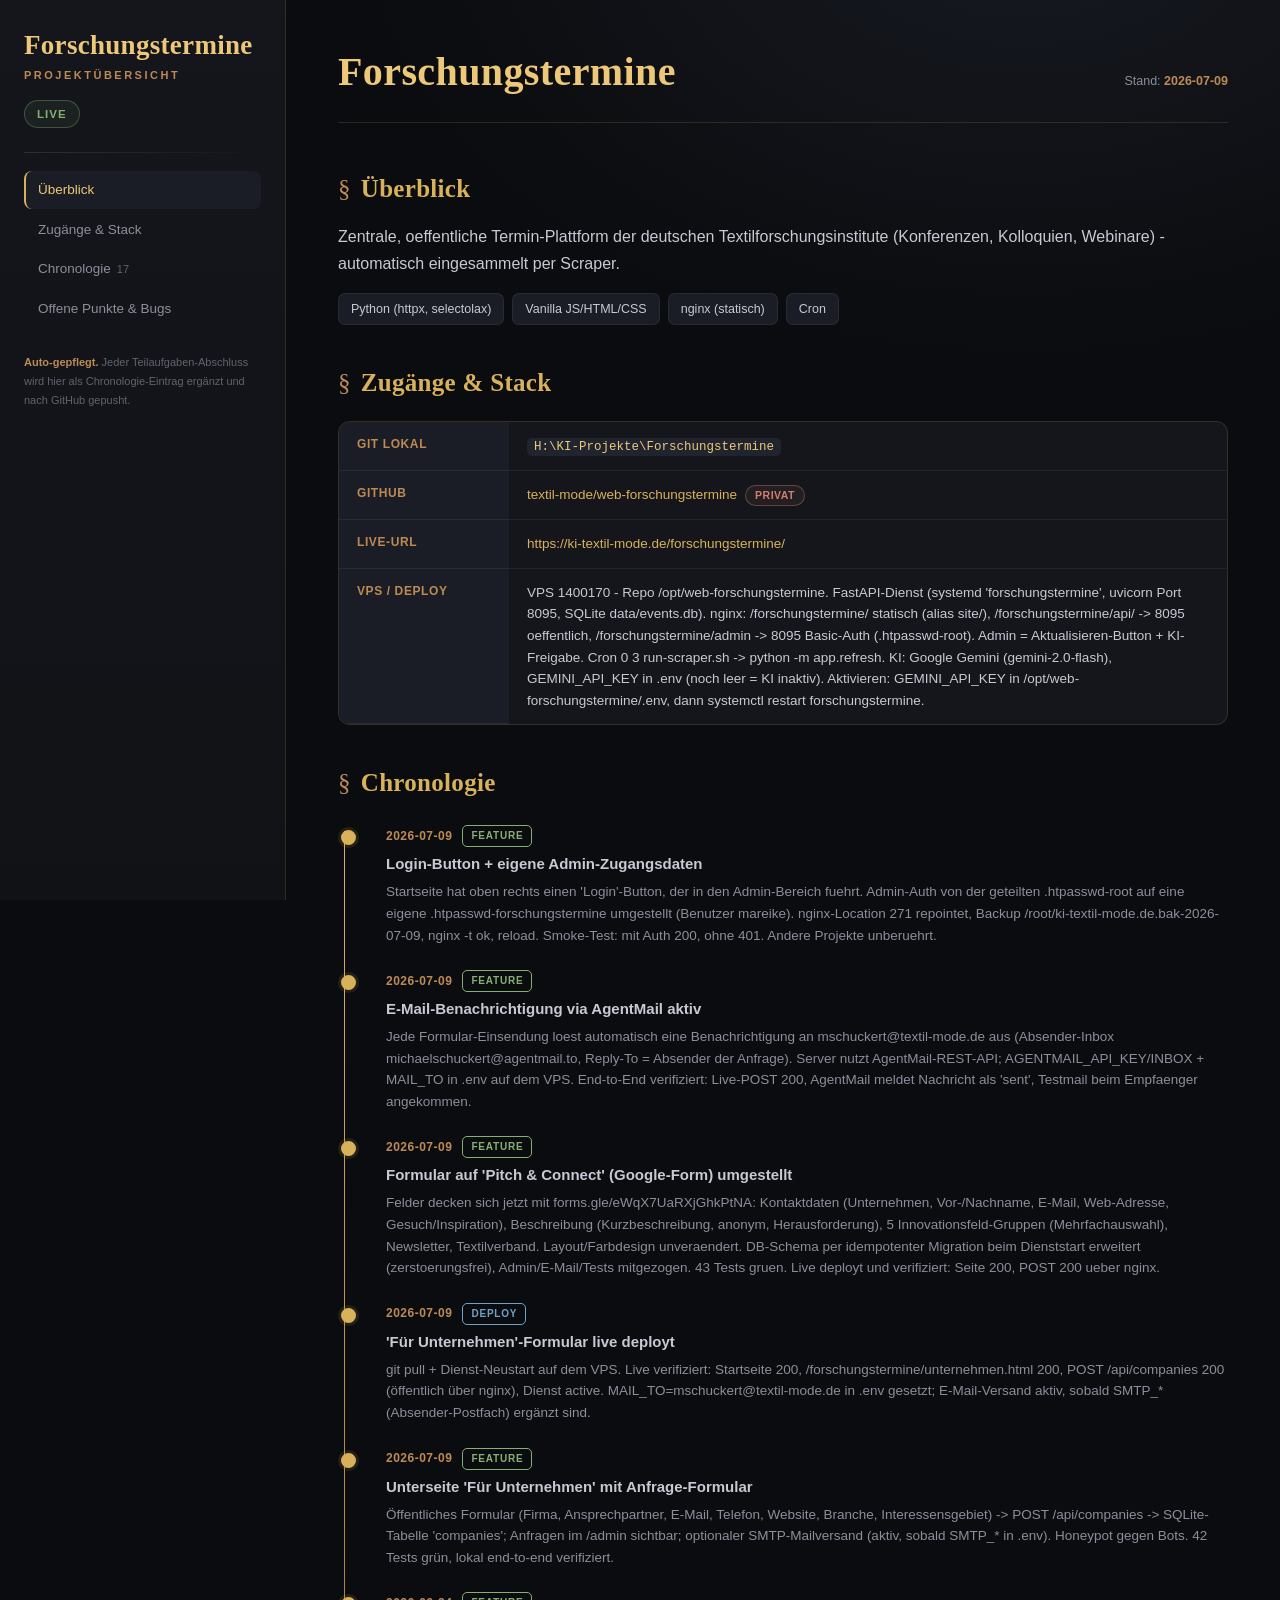
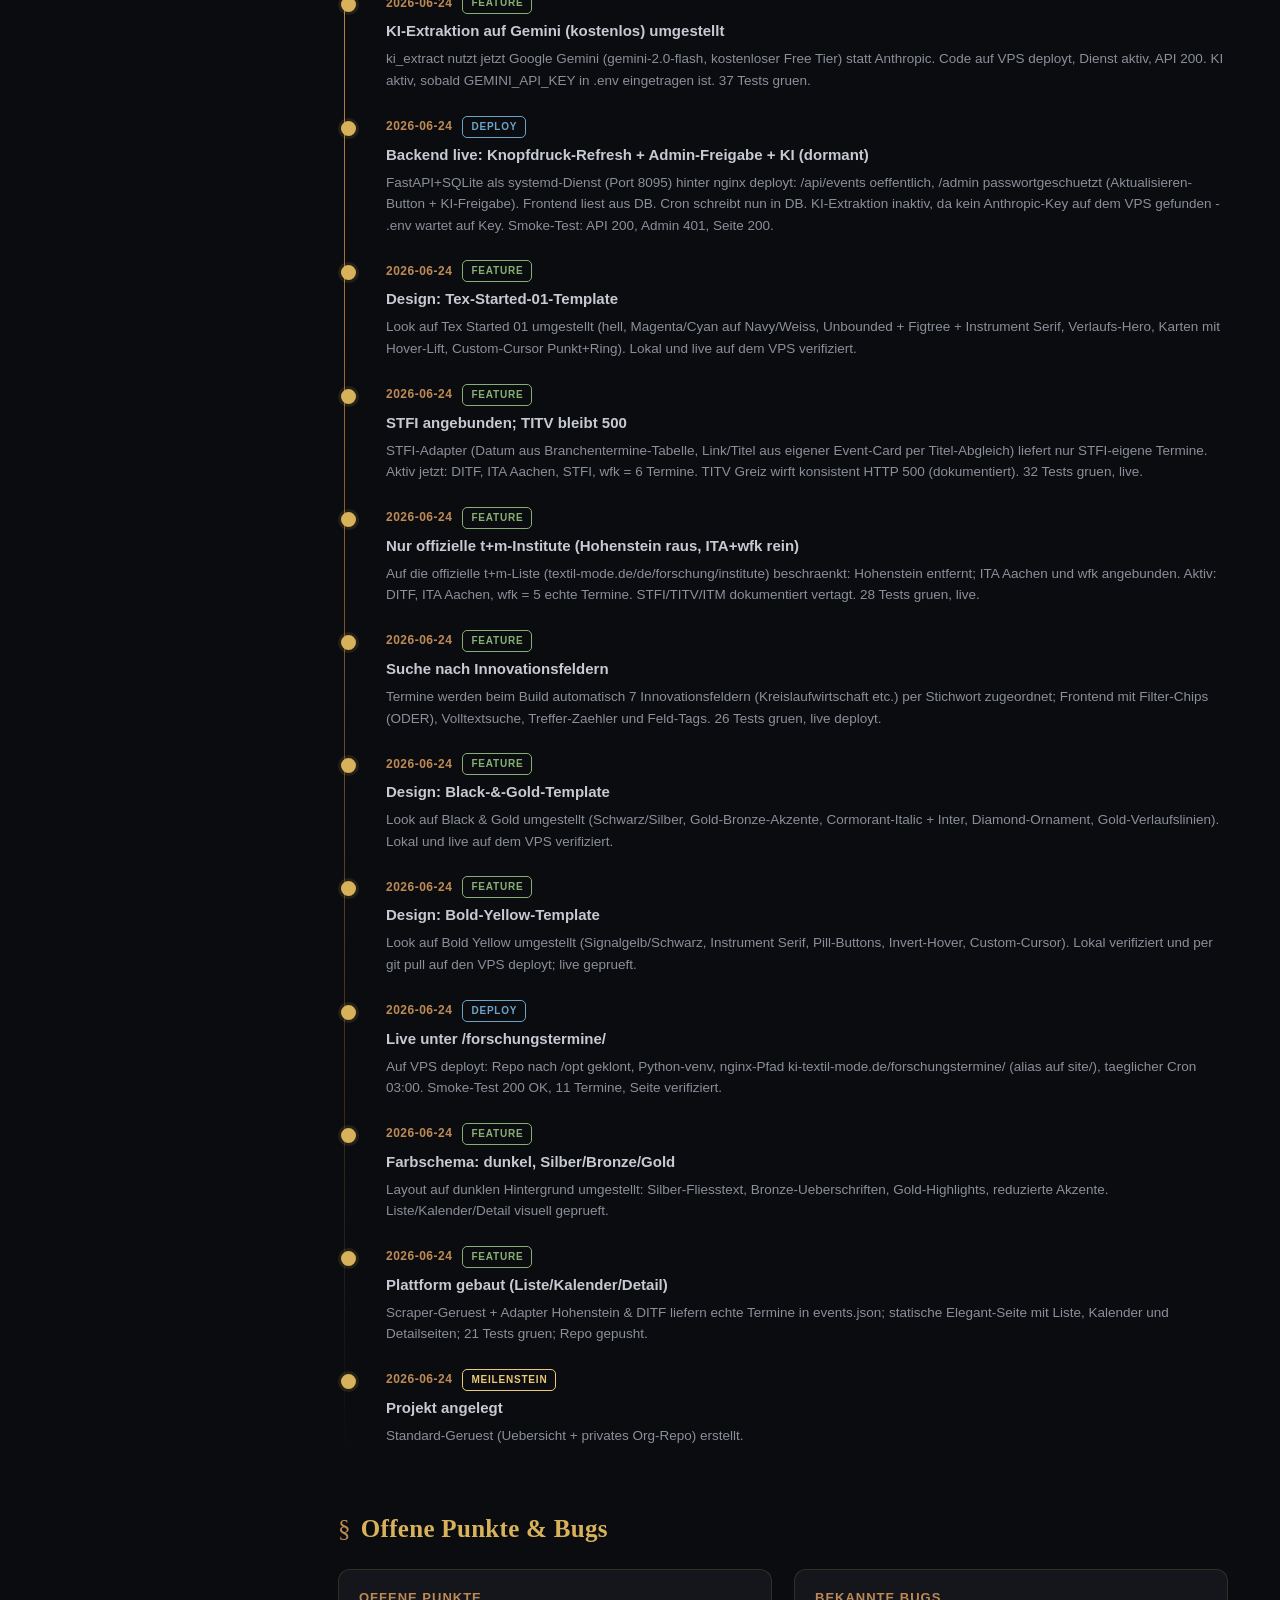
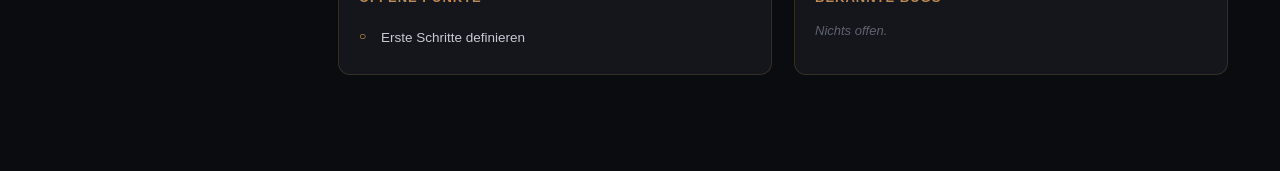
<file: uebersicht.html>
<!doctype html>
<html lang="de">
<head>
<meta charset="utf-8">
<meta name="viewport" content="width=device-width, initial-scale=1">
<title>Forschungstermine · Projektübersicht</title>
<style>
  :root{
    --bg:#0b0c0f; --bg2:#121419;
    --panel:#14161c; --panel2:#1a1d25; --panel3:#20242e;
    --silver:#c7cad3; --silver-dim:#8b8f9a; --silver-faint:#5f636e;
    --gold:#d8b25a; --gold-bright:#ecc878; --bronze:#bd8a55; --bronze-deep:#a06a3c;
    --line:rgba(216,178,90,.16); --line-soft:rgba(199,202,211,.08);
    --done:#86b073; --open:#d8b25a; --bug:#d07e6e; --deploy:#6ea3c9; --ziel:#b08bd0;
    --serif:"Cormorant Garamond",Georgia,"Times New Roman",serif;
    --sans:-apple-system,"Segoe UI",Roboto,Helvetica,Arial,sans-serif;
  }
  *{box-sizing:border-box}
  html,body{margin:0;padding:0}
  body{
    background:radial-gradient(1200px 800px at 80% -10%,#171a22 0%,var(--bg) 55%) fixed,var(--bg);
    color:var(--silver); font-family:var(--sans); font-size:15px; line-height:1.6;
    -webkit-font-smoothing:antialiased; display:flex; min-height:100vh;
  }
  a{color:var(--gold);text-decoration:none}
  a:hover{color:var(--gold-bright);text-decoration:underline}
  code,pre{font-family:"JetBrains Mono","SF Mono",Consolas,"Liberation Mono",monospace}

  /* ===== Sidebar ===== */
  .side{
    width:286px; flex:0 0 286px; position:sticky; top:0; align-self:flex-start;
    height:100vh; overflow-y:auto; padding:30px 24px;
    background:linear-gradient(180deg,var(--panel) 0%,#101216 100%);
    border-right:1px solid var(--line);
  }
  .brand{font-family:var(--serif);font-weight:600;font-size:27px;line-height:1.15;
    color:var(--gold-bright); letter-spacing:.3px; margin:0 0 4px}
  .brand .sub{display:block;font-family:var(--sans);font-size:11px;font-weight:600;
    letter-spacing:2.5px;text-transform:uppercase;color:var(--bronze);margin-top:8px}
  .pill{display:inline-block;margin-top:14px;padding:4px 12px;border-radius:999px;
    font-size:11.5px;font-weight:700;letter-spacing:1px;text-transform:uppercase;
    border:1px solid var(--line); color:var(--gold); background:rgba(216,178,90,.06)}
  .pill.live{color:var(--done);border-color:rgba(134,176,115,.35);background:rgba(134,176,115,.08)}
  .hr{height:1px;background:linear-gradient(90deg,var(--line),transparent);margin:24px 0 18px;border:0}
  nav a{display:block;padding:8px 12px;margin:2px 0;border-radius:8px;color:var(--silver-dim);
    font-size:13.5px;font-weight:500;border-left:2px solid transparent;transition:all .15s}
  nav a:hover{color:var(--silver);background:var(--panel2);text-decoration:none}
  nav a.active{color:var(--gold-bright);background:var(--panel2);border-left-color:var(--gold)}
  nav a .n{color:var(--silver-faint);font-size:11px;margin-left:6px}
  .side .foot{margin-top:26px;font-size:11px;color:var(--silver-faint);line-height:1.7}
  .side .foot b{color:var(--bronze);font-weight:600}

  /* ===== Content ===== */
  .main{flex:1;min-width:0;padding:40px 52px 96px;max-width:1000px}
  .top{display:flex;justify-content:space-between;align-items:baseline;flex-wrap:wrap;gap:10px;
    padding-bottom:18px;border-bottom:1px solid var(--line);margin-bottom:8px}
  .top h1{font-family:var(--serif);font-size:40px;font-weight:600;color:var(--gold-bright);
    margin:0;letter-spacing:.4px}
  .top .stand{font-size:12.5px;color:var(--silver-dim)}
  .top .stand b{color:var(--bronze)}

  section{padding-top:38px;scroll-margin-top:20px}
  h2{font-family:var(--serif);font-size:25px;font-weight:600;color:var(--gold);margin:0 0 4px;
    letter-spacing:.3px}
  h2 .deco{color:var(--bronze);font-weight:400;margin-right:10px}
  .lead{color:var(--silver);font-size:16px;line-height:1.7;margin:14px 0 0}
  .muted{color:var(--silver-dim)}

  .chips{margin:16px 0 0;display:flex;flex-wrap:wrap;gap:8px}
  .chip{padding:5px 12px;border-radius:7px;background:var(--panel2);border:1px solid var(--line-soft);
    font-size:12.5px;color:var(--silver)}

  /* Zugänge grid */
  .grid{display:grid;grid-template-columns:170px 1fr;gap:0;margin-top:18px;
    border:1px solid var(--line);border-radius:12px;overflow:hidden;background:var(--panel)}
  .grid .k{padding:13px 18px;background:var(--panel2);border-bottom:1px solid var(--line-soft);
    font-size:12px;font-weight:700;letter-spacing:.6px;text-transform:uppercase;color:var(--bronze)}
  .grid .v{padding:13px 18px;border-bottom:1px solid var(--line-soft);color:var(--silver);
    font-size:13.5px;word-break:break-word}
  .grid .k:last-of-type,.grid .v:last-of-type{border-bottom:0}
  .grid .v code{background:var(--panel3);padding:2px 7px;border-radius:5px;font-size:12.5px;color:var(--gold-bright)}
  .vis{display:inline-block;margin-left:8px;padding:1px 9px;border-radius:999px;font-size:10.5px;
    font-weight:700;letter-spacing:.5px;text-transform:uppercase}
  .vis.privat{color:var(--bug);border:1px solid rgba(208,126,110,.4);background:rgba(208,126,110,.08)}
  .vis.public{color:var(--done);border:1px solid rgba(134,176,115,.4);background:rgba(134,176,115,.08)}

  pre{background:var(--panel);border:1px solid var(--line);border-left:3px solid var(--bronze);
    border-radius:10px;padding:16px 18px;overflow-x:auto;font-size:13px;color:var(--silver);
    line-height:1.65;margin:14px 0}
  pre .c{color:var(--silver-faint)}

  /* Timeline */
  .tl{margin:22px 0 0;position:relative;padding-left:26px}
  .tl:before{content:"";position:absolute;left:6px;top:6px;bottom:6px;width:1px;
    background:linear-gradient(180deg,var(--gold),var(--bronze-deep),transparent)}
  .ev{position:relative;padding:0 0 24px 22px}
  .ev:before{content:"";position:absolute;left:-23px;top:5px;width:11px;height:11px;border-radius:50%;
    background:var(--bg);border:2px solid var(--gold)}
  .ev .meta{display:flex;align-items:center;gap:10px;flex-wrap:wrap;margin-bottom:5px}
  .ev .date{font-size:12px;font-weight:700;color:var(--bronze);letter-spacing:.5px;
    font-family:var(--sans)}
  .ev .typ{font-size:10px;font-weight:700;letter-spacing:.8px;text-transform:uppercase;
    padding:2px 8px;border-radius:5px;border:1px solid currentColor}
  .typ-feature{color:var(--done)} .typ-deploy{color:var(--deploy)} .typ-bug{color:var(--bug)}
  .typ-ziel{color:var(--ziel)} .typ-aufgabe{color:var(--gold)} .typ-meilenstein{color:var(--gold-bright)}
  .ev h3{margin:0;font-size:15px;font-weight:600;color:var(--silver)}
  .ev p{margin:5px 0 0;font-size:13.5px;color:var(--silver-dim);line-height:1.6}
  .ev.done:before{background:var(--gold);box-shadow:0 0 0 3px rgba(216,178,90,.12)}

  /* Listen offen/bugs */
  .cols{display:grid;grid-template-columns:1fr 1fr;gap:22px;margin-top:20px}
  .card{background:var(--panel);border:1px solid var(--line);border-radius:12px;padding:18px 20px}
  .card h4{margin:0 0 12px;font-size:13px;font-weight:700;letter-spacing:1px;text-transform:uppercase;
    color:var(--bronze)}
  .card ul{margin:0;padding:0;list-style:none}
  .card li{position:relative;padding:7px 0 7px 22px;font-size:13.5px;color:var(--silver);
    border-bottom:1px solid var(--line-soft)}
  .card li:last-child{border-bottom:0}
  .card li:before{position:absolute;left:0;top:7px;font-size:12px}
  .card.open li:before{content:"○";color:var(--open)}
  .card.bug li:before{content:"●";color:var(--bug)}
  .card .empty{color:var(--silver-faint);font-style:italic;font-size:13px}

  @media(max-width:860px){
    body{flex-direction:column}
    .side{width:100%;flex-basis:auto;height:auto;position:static;border-right:0;border-bottom:1px solid var(--line)}
    nav{display:flex;flex-wrap:wrap;gap:4px}
    nav a{border-left:0;border-bottom:2px solid transparent}
    .main{padding:28px 20px 70px}
    .cols{grid-template-columns:1fr}
    .grid{grid-template-columns:1fr}
  }
</style>
</head>
<body>
  <aside class="side">
    <div class="brand" id="b-name">Forschungstermine<span class="sub">Projektübersicht</span></div>
    <span class="pill" id="b-status">—</span>
    <hr class="hr">
    <nav id="nav"></nav>
    <div class="foot">
      <b>Auto-gepflegt.</b> Jeder Teilaufgaben-Abschluss wird hier als
      Chronologie-Eintrag ergänzt und nach GitHub gepusht.<br><br>
      <span id="b-foot"></span>
    </div>
  </aside>

  <main class="main">
    <div class="top">
      <h1 id="t-name">Forschungstermine</h1>
      <div class="stand">Stand: <b id="t-stand">—</b></div>
    </div>
    <div id="body"></div>
  </main>

<script id="ueData" type="application/json">{
  "projekt": "Forschungstermine",
  "ordner": "Forschungstermine",
  "status": "live",
  "stand": "2026-07-09",
  "zweck": "Zentrale, oeffentliche Termin-Plattform der deutschen Textilforschungsinstitute (Konferenzen, Kolloquien, Webinare) - automatisch eingesammelt per Scraper.",
  "stack": [
    "Python (httpx, selectolax)",
    "Vanilla JS/HTML/CSS",
    "nginx (statisch)",
    "Cron"
  ],
  "zugaenge": {
    "git_lokal": "H:\\KI-Projekte\\Forschungstermine",
    "github": {
      "url": "https://github.com/textil-mode/web-forschungstermine",
      "sichtbarkeit": "privat"
    },
    "live": "https://ki-textil-mode.de/forschungstermine/",
    "vps": "VPS 1400170 - Repo /opt/web-forschungstermine. FastAPI-Dienst (systemd 'forschungstermine', uvicorn Port 8095, SQLite data/events.db). nginx: /forschungstermine/ statisch (alias site/), /forschungstermine/api/ -> 8095 oeffentlich, /forschungstermine/admin -> 8095 Basic-Auth (.htpasswd-root). Admin = Aktualisieren-Button + KI-Freigabe. Cron 0 3 run-scraper.sh -> python -m app.refresh. KI: Google Gemini (gemini-2.0-flash), GEMINI_API_KEY in .env (noch leer = KI inaktiv). Aktivieren: GEMINI_API_KEY in /opt/web-forschungstermine/.env, dann systemctl restart forschungstermine.",
    "uploads": "",
    "zusatz": []
  },
  "schnellstart": [],
  "offen": [
    "Erste Schritte definieren"
  ],
  "bugs": [],
  "timeline": [
    {
      "datum": "2026-07-09",
      "typ": "feature",
      "status": "live",
      "titel": "Login-Button + eigene Admin-Zugangsdaten",
      "detail": "Startseite hat oben rechts einen 'Login'-Button, der in den Admin-Bereich fuehrt. Admin-Auth von der geteilten .htpasswd-root auf eine eigene .htpasswd-forschungstermine umgestellt (Benutzer mareike). nginx-Location 271 repointet, Backup /root/ki-textil-mode.de.bak-2026-07-09, nginx -t ok, reload. Smoke-Test: mit Auth 200, ohne 401. Andere Projekte unberuehrt."
    },
    {
      "datum": "2026-07-09",
      "typ": "feature",
      "status": "live",
      "titel": "E-Mail-Benachrichtigung via AgentMail aktiv",
      "detail": "Jede Formular-Einsendung loest automatisch eine Benachrichtigung an mschuckert@textil-mode.de aus (Absender-Inbox michaelschuckert@agentmail.to, Reply-To = Absender der Anfrage). Server nutzt AgentMail-REST-API; AGENTMAIL_API_KEY/INBOX + MAIL_TO in .env auf dem VPS. End-to-End verifiziert: Live-POST 200, AgentMail meldet Nachricht als 'sent', Testmail beim Empfaenger angekommen."
    },
    {
      "datum": "2026-07-09",
      "typ": "feature",
      "status": "live",
      "titel": "Formular auf 'Pitch & Connect' (Google-Form) umgestellt",
      "detail": "Felder decken sich jetzt mit forms.gle/eWqX7UaRXjGhkPtNA: Kontaktdaten (Unternehmen, Vor-/Nachname, E-Mail, Web-Adresse, Gesuch/Inspiration), Beschreibung (Kurzbeschreibung, anonym, Herausforderung), 5 Innovationsfeld-Gruppen (Mehrfachauswahl), Newsletter, Textilverband. Layout/Farbdesign unveraendert. DB-Schema per idempotenter Migration beim Dienststart erweitert (zerstoerungsfrei), Admin/E-Mail/Tests mitgezogen. 43 Tests gruen. Live deployt und verifiziert: Seite 200, POST 200 ueber nginx."
    },
    {
      "datum": "2026-07-09",
      "typ": "deploy",
      "status": "live",
      "titel": "'Für Unternehmen'-Formular live deployt",
      "detail": "git pull + Dienst-Neustart auf dem VPS. Live verifiziert: Startseite 200, /forschungstermine/unternehmen.html 200, POST /api/companies 200 (öffentlich über nginx), Dienst active. MAIL_TO=mschuckert@textil-mode.de in .env gesetzt; E-Mail-Versand aktiv, sobald SMTP_* (Absender-Postfach) ergänzt sind."
    },
    {
      "datum": "2026-07-09",
      "typ": "feature",
      "status": "erledigt",
      "titel": "Unterseite 'Für Unternehmen' mit Anfrage-Formular",
      "detail": "Öffentliches Formular (Firma, Ansprechpartner, E-Mail, Telefon, Website, Branche, Interessensgebiet) -> POST /api/companies -> SQLite-Tabelle 'companies'; Anfragen im /admin sichtbar; optionaler SMTP-Mailversand (aktiv, sobald SMTP_* in .env). Honeypot gegen Bots. 42 Tests grün, lokal end-to-end verifiziert."
    },
    {
      "datum": "2026-06-24",
      "typ": "feature",
      "status": "erledigt",
      "titel": "KI-Extraktion auf Gemini (kostenlos) umgestellt",
      "detail": "ki_extract nutzt jetzt Google Gemini (gemini-2.0-flash, kostenloser Free Tier) statt Anthropic. Code auf VPS deployt, Dienst aktiv, API 200. KI aktiv, sobald GEMINI_API_KEY in .env eingetragen ist. 37 Tests gruen."
    },
    {
      "datum": "2026-06-24",
      "typ": "deploy",
      "status": "live",
      "titel": "Backend live: Knopfdruck-Refresh + Admin-Freigabe + KI (dormant)",
      "detail": "FastAPI+SQLite als systemd-Dienst (Port 8095) hinter nginx deployt: /api/events oeffentlich, /admin passwortgeschuetzt (Aktualisieren-Button + KI-Freigabe). Frontend liest aus DB. Cron schreibt nun in DB. KI-Extraktion inaktiv, da kein Anthropic-Key auf dem VPS gefunden - .env wartet auf Key. Smoke-Test: API 200, Admin 401, Seite 200."
    },
    {
      "datum": "2026-06-24",
      "typ": "feature",
      "status": "erledigt",
      "titel": "Design: Tex-Started-01-Template",
      "detail": "Look auf Tex Started 01 umgestellt (hell, Magenta/Cyan auf Navy/Weiss, Unbounded + Figtree + Instrument Serif, Verlaufs-Hero, Karten mit Hover-Lift, Custom-Cursor Punkt+Ring). Lokal und live auf dem VPS verifiziert."
    },
    {
      "datum": "2026-06-24",
      "typ": "feature",
      "status": "erledigt",
      "titel": "STFI angebunden; TITV bleibt 500",
      "detail": "STFI-Adapter (Datum aus Branchentermine-Tabelle, Link/Titel aus eigener Event-Card per Titel-Abgleich) liefert nur STFI-eigene Termine. Aktiv jetzt: DITF, ITA Aachen, STFI, wfk = 6 Termine. TITV Greiz wirft konsistent HTTP 500 (dokumentiert). 32 Tests gruen, live."
    },
    {
      "datum": "2026-06-24",
      "typ": "feature",
      "status": "erledigt",
      "titel": "Nur offizielle t+m-Institute (Hohenstein raus, ITA+wfk rein)",
      "detail": "Auf die offizielle t+m-Liste (textil-mode.de/de/forschung/institute) beschraenkt: Hohenstein entfernt; ITA Aachen und wfk angebunden. Aktiv: DITF, ITA Aachen, wfk = 5 echte Termine. STFI/TITV/ITM dokumentiert vertagt. 28 Tests gruen, live."
    },
    {
      "datum": "2026-06-24",
      "typ": "feature",
      "status": "erledigt",
      "titel": "Suche nach Innovationsfeldern",
      "detail": "Termine werden beim Build automatisch 7 Innovationsfeldern (Kreislaufwirtschaft etc.) per Stichwort zugeordnet; Frontend mit Filter-Chips (ODER), Volltextsuche, Treffer-Zaehler und Feld-Tags. 26 Tests gruen, live deployt."
    },
    {
      "datum": "2026-06-24",
      "typ": "feature",
      "status": "erledigt",
      "titel": "Design: Black-&-Gold-Template",
      "detail": "Look auf Black & Gold umgestellt (Schwarz/Silber, Gold-Bronze-Akzente, Cormorant-Italic + Inter, Diamond-Ornament, Gold-Verlaufslinien). Lokal und live auf dem VPS verifiziert."
    },
    {
      "datum": "2026-06-24",
      "typ": "feature",
      "status": "erledigt",
      "titel": "Design: Bold-Yellow-Template",
      "detail": "Look auf Bold Yellow umgestellt (Signalgelb/Schwarz, Instrument Serif, Pill-Buttons, Invert-Hover, Custom-Cursor). Lokal verifiziert und per git pull auf den VPS deployt; live geprueft."
    },
    {
      "datum": "2026-06-24",
      "typ": "deploy",
      "status": "live",
      "titel": "Live unter /forschungstermine/",
      "detail": "Auf VPS deployt: Repo nach /opt geklont, Python-venv, nginx-Pfad ki-textil-mode.de/forschungstermine/ (alias auf site/), taeglicher Cron 03:00. Smoke-Test 200 OK, 11 Termine, Seite verifiziert."
    },
    {
      "datum": "2026-06-24",
      "typ": "feature",
      "status": "erledigt",
      "titel": "Farbschema: dunkel, Silber/Bronze/Gold",
      "detail": "Layout auf dunklen Hintergrund umgestellt: Silber-Fliesstext, Bronze-Ueberschriften, Gold-Highlights, reduzierte Akzente. Liste/Kalender/Detail visuell geprueft."
    },
    {
      "datum": "2026-06-24",
      "typ": "feature",
      "status": "erledigt",
      "titel": "Plattform gebaut (Liste/Kalender/Detail)",
      "detail": "Scraper-Geruest + Adapter Hohenstein & DITF liefern echte Termine in events.json; statische Elegant-Seite mit Liste, Kalender und Detailseiten; 21 Tests gruen; Repo gepusht."
    },
    {
      "datum": "2026-06-24",
      "typ": "Meilenstein",
      "status": "erledigt",
      "titel": "Projekt angelegt",
      "detail": "Standard-Geruest (Uebersicht + privates Org-Repo) erstellt."
    }
  ]
}</script>
<script>
(function(){
  var d = JSON.parse(document.getElementById('ueData').textContent);
  var esc = function(s){return (s==null?'':String(s)).replace(/[&<>]/g,function(c){return{'&':'&amp;','<':'&lt;','>':'&gt;'}[c];});};
  var statusLive = /live/i.test(d.status||'');
  document.title = d.projekt + ' · Projektübersicht';
  document.getElementById('b-name').innerHTML = esc(d.projekt)+'<span class="sub">Projektübersicht</span>';
  document.getElementById('t-name').textContent = d.projekt;
  document.getElementById('t-stand').textContent = d.stand || '—';
  var sp = document.getElementById('b-status'); sp.textContent = d.status||'—';
  if(statusLive) sp.className='pill live';
  document.getElementById('b-foot').innerHTML = (d.github&&d.github.url)
     ? 'Repo: <a href="'+esc(d.github.url)+'">'+esc((d.github.url||'').replace(/^https:\/\/github.com\//,'').replace(/\.git$/,''))+'</a>' : '';

  var out=[], nav=[];
  function sec(id,label,n){nav.push('<a href="#'+id+'" data-s="'+id+'">'+label+(n?'<span class="n">'+n+'</span>':'')+'</a>');}

  // Überblick
  sec('ueberblick','Überblick');
  var chips = (d.stack||[]).map(function(s){return '<span class="chip">'+esc(s)+'</span>';}).join('');
  out.push('<section id="ueberblick"><h2><span class="deco">§</span>Überblick</h2>'+
    '<p class="lead">'+esc(d.zweck)+'</p>'+
    (chips?'<div class="chips">'+chips+'</div>':'')+'</section>');

  // Zugänge
  sec('zugaenge','Zugänge &amp; Stack');
  var z=d.zugaenge||{}, rows=[];
  function row(k,v){ if(v) rows.push('<div class="k">'+k+'</div><div class="v">'+v+'</div>'); }
  row('Git lokal', z.git_lokal?'<code>'+esc(z.git_lokal)+'</code>':'');
  if(z.github&&z.github.url){
    var vis=z.github.sichtbarkeit||''; var cls=/priv/i.test(vis)?'privat':'public';
    row('GitHub','<a href="'+esc(z.github.url)+'">'+esc(z.github.url.replace(/^https:\/\/github.com\//,'').replace(/\.git$/,''))+'</a>'+(vis?'<span class="vis '+cls+'">'+esc(vis)+'</span>':''));
  }
  row('Live-URL', z.live?'<a href="'+esc(z.live)+'">'+esc(z.live)+'</a>':'');
  row('VPS / Deploy', z.vps?esc(z.vps):'');
  row('Uploads / Volumes', z.uploads?esc(z.uploads):'');
  if(z.zusatz&&z.zusatz.length){
    row('Zusatz-Apps / Zugänge', z.zusatz.map(function(a){
      return '<b style="color:var(--gold-bright)">'+esc(a.name)+'</b> — '+esc(a.detail);}).join('<br>'));
  }
  out.push('<section id="zugaenge"><h2><span class="deco">§</span>Zugänge &amp; Stack</h2>'+
    '<div class="grid">'+rows.join('')+'</div></section>');

  // Schnellstart für Claude
  if(d.schnellstart&&d.schnellstart.length){
    sec('schnellstart','Schnellstart');
    var blocks=d.schnellstart.map(function(b){
      var body=(b.cmds||[]).map(function(l){return /^#/.test(l)?'<span class="c">'+esc(l)+'</span>':esc(l);}).join('\n');
      return '<h3 style="font-family:var(--serif);color:var(--bronze);font-size:17px;margin:18px 0 0">'+esc(b.titel)+'</h3><pre>'+body+'</pre>';
    }).join('');
    out.push('<section id="schnellstart"><h2><span class="deco">§</span>Schnellstart <span class="muted" style="font-size:14px;font-family:var(--sans)">(für Claude)</span></h2>'+blocks+'</section>');
  }

  // Chronologie
  sec('chronologie','Chronologie', (d.timeline||[]).length);
  var tl=(d.timeline||[]).slice().sort(function(a,b){return (b.datum||'').localeCompare(a.datum||'');});
  var evs=tl.map(function(e){
    var t=(e.typ||'aufgabe').toLowerCase();
    return '<div class="ev'+(/(erledigt|done|live)/i.test(e.status||'')?' done':'')+'">'+
      '<div class="meta"><span class="date">'+esc(e.datum)+'</span>'+
      '<span class="typ typ-'+t+'">'+esc(e.typ||'Aufgabe')+'</span></div>'+
      '<h3>'+esc(e.titel)+'</h3>'+(e.detail?'<p>'+esc(e.detail)+'</p>':'')+'</div>';
  }).join('');
  out.push('<section id="chronologie"><h2><span class="deco">§</span>Chronologie</h2><div class="tl">'+(evs||'<p class="muted">Noch keine Einträge.</p>')+'</div></section>');

  // Offen & Bugs
  sec('offen','Offene Punkte &amp; Bugs');
  function list(arr,cls){
    if(!arr||!arr.length) return '<p class="empty">Nichts offen.</p>';
    return '<ul>'+arr.map(function(x){return '<li>'+esc(x)+'</li>';}).join('')+'</ul>';
  }
  out.push('<section id="offen"><h2><span class="deco">§</span>Offene Punkte &amp; Bugs</h2>'+
    '<div class="cols"><div class="card open"><h4>Offene Punkte</h4>'+list(d.offen)+'</div>'+
    '<div class="card bug"><h4>Bekannte Bugs</h4>'+list(d.bugs)+'</div></div></section>');

  document.getElementById('body').innerHTML = out.join('');
  document.getElementById('nav').innerHTML = nav.join('');

  // Scroll-spy
  var links=[].slice.call(document.querySelectorAll('nav a'));
  var io=new IntersectionObserver(function(es){
    es.forEach(function(en){ if(en.isIntersecting){
      links.forEach(function(l){l.classList.toggle('active', l.getAttribute('data-s')===en.target.id);});
    }});
  },{rootMargin:'-10% 0px -75% 0px'});
  document.querySelectorAll('section').forEach(function(s){io.observe(s);});
})();
</script>
</body>
</html>
</file>
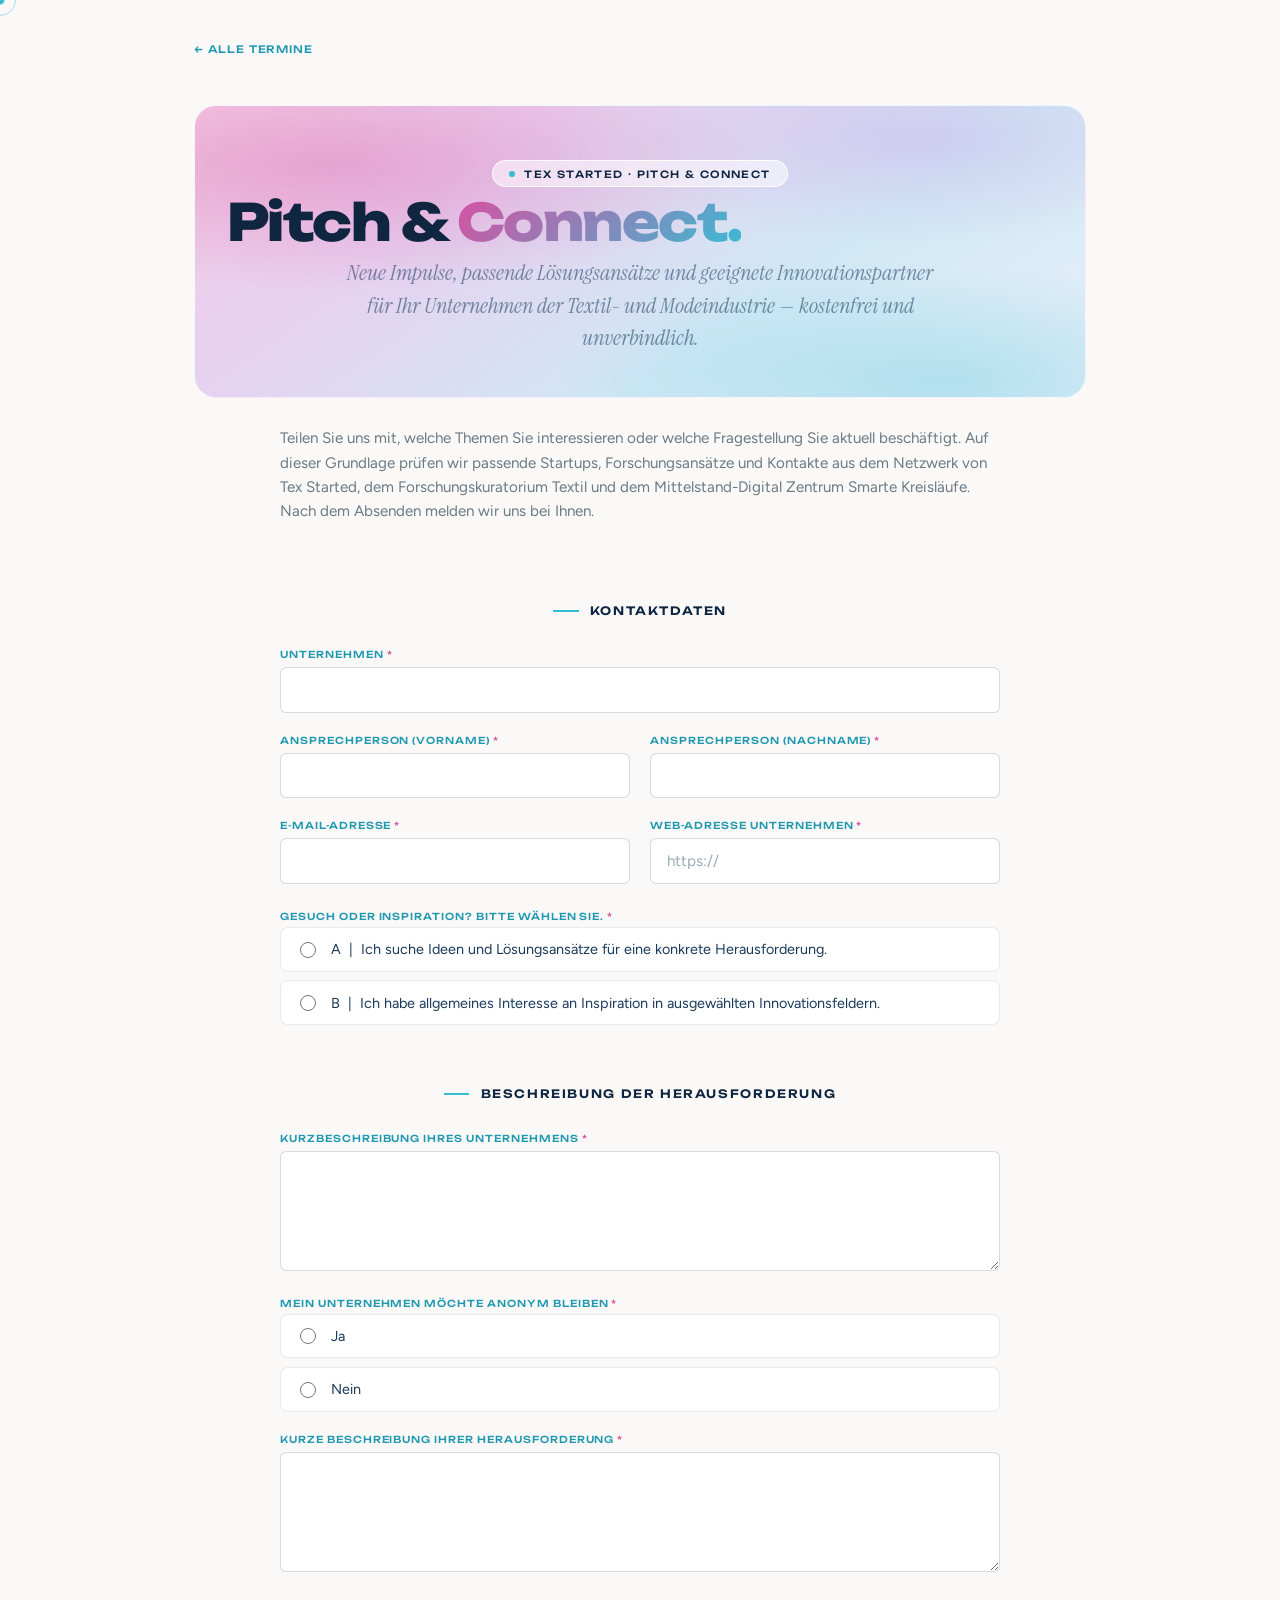
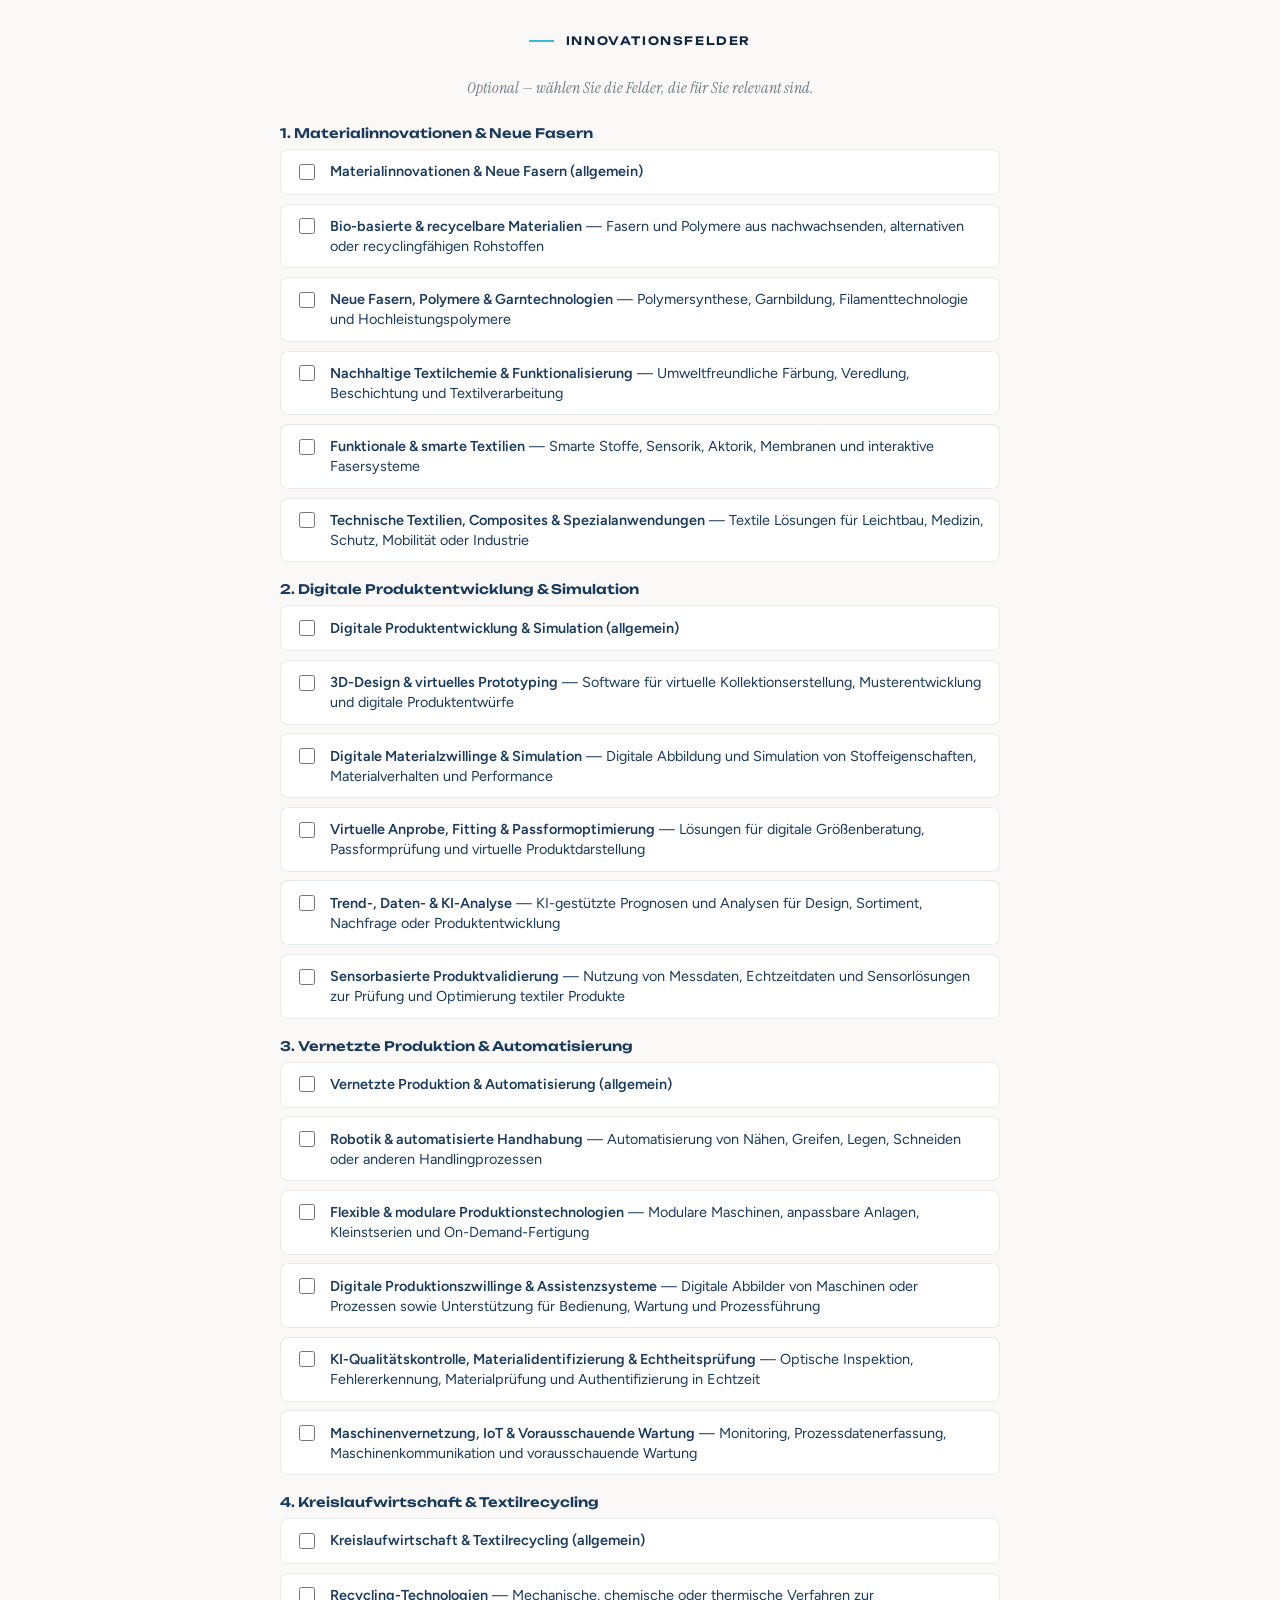
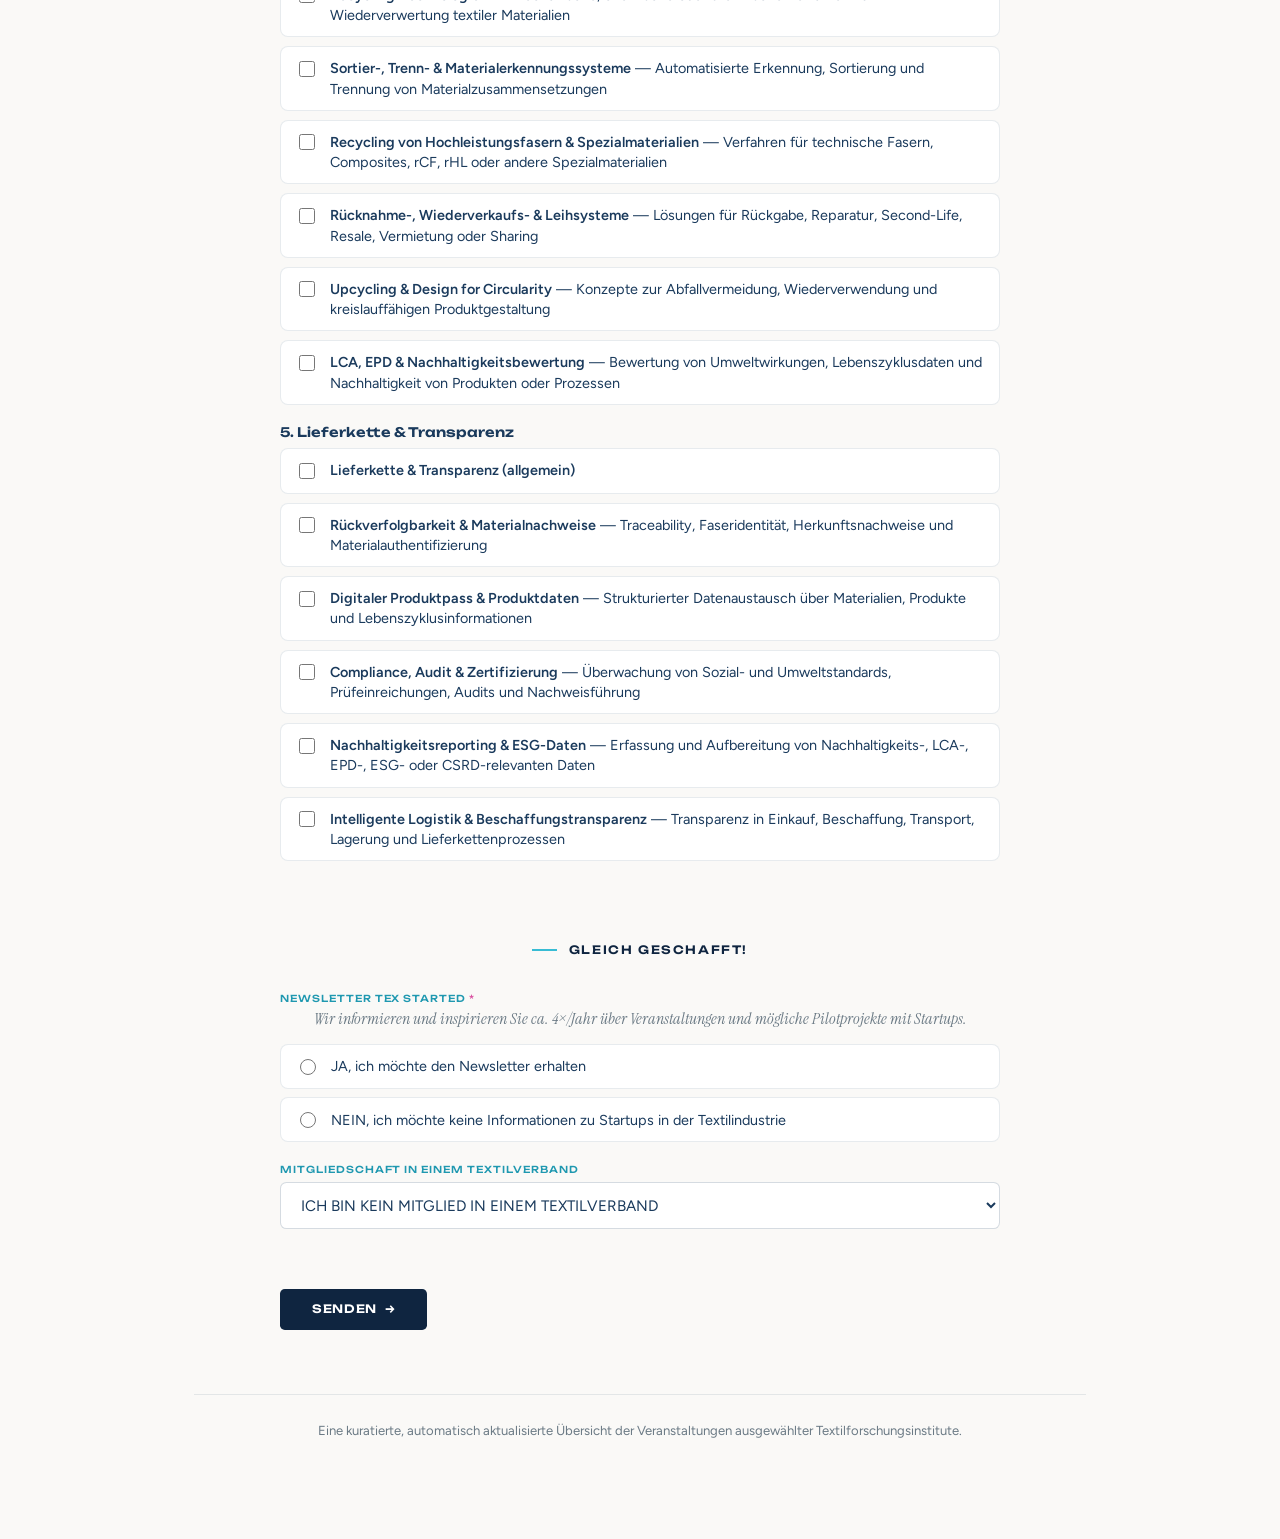
<file: site/unternehmen.html>
<!DOCTYPE html>
<html lang="de">
<head>
<meta charset="utf-8">
<meta name="viewport" content="width=device-width, initial-scale=1">
<title>Pitch &amp; Connect — Forschungstermine</title>
<meta name="description" content="Pitch & Connect: Neue Impulse, Lösungsansätze und Innovationspartner für Ihr Unternehmen der Textil- und Modeindustrie — kostenfrei und unverbindlich.">
<link rel="preconnect" href="https://fonts.googleapis.com">
<link rel="preconnect" href="https://fonts.gstatic.com" crossorigin>
<link href="https://fonts.googleapis.com/css2?family=Unbounded:wght@300;400;500;600;700;800&family=Instrument+Serif:ital@0;1&family=Figtree:wght@300;400;500;600&display=swap" rel="stylesheet">
<link rel="stylesheet" href="assets/style.css">
</head>
<body>
<div class="cursor" id="cursor" aria-hidden="true"></div>
<div class="cursor-ring" id="cursorRing" aria-hidden="true"></div>
<div class="wrap detail">
  <a class="back" href="index.html">← Alle Termine</a>

  <header class="site">
    <div class="eyebrow">Tex Started · Pitch &amp; Connect</div>
    <h1>Pitch &amp; <span class="accent">Connect.</span></h1>
    <p class="lede">Neue Impulse, passende Lösungsansätze und geeignete Innovationspartner für Ihr Unternehmen der Textil- und Modeindustrie — kostenfrei und unverbindlich.</p>
  </header>

  <p class="form-intro">Teilen Sie uns mit, welche Themen Sie interessieren oder welche Fragestellung Sie aktuell beschäftigt. Auf dieser Grundlage prüfen wir passende Startups, Forschungsansätze und Kontakte aus dem Netzwerk von Tex Started, dem Forschungskuratorium Textil und dem Mittelstand-Digital Zentrum Smarte Kreisläufe. Nach dem Absenden melden wir uns bei Ihnen.</p>

  <form id="company-form" class="cform" novalidate>

    <h2 class="fsection">Kontaktdaten</h2>
    <label class="field">
      <span>Unternehmen <em>*</em></span>
      <input type="text" name="company" required autocomplete="organization">
    </label>
    <div class="fgrid">
      <label class="field">
        <span>Ansprechperson (Vorname) <em>*</em></span>
        <input type="text" name="first_name" required autocomplete="given-name">
      </label>
      <label class="field">
        <span>Ansprechperson (Nachname) <em>*</em></span>
        <input type="text" name="last_name" required autocomplete="family-name">
      </label>
      <label class="field">
        <span>E-Mail-Adresse <em>*</em></span>
        <input type="email" name="email" required autocomplete="email">
      </label>
      <label class="field">
        <span>Web-Adresse Unternehmen <em>*</em></span>
        <input type="url" name="website" placeholder="https://" required autocomplete="url">
      </label>
    </div>

    <fieldset class="field choice" data-required="1">
      <legend><span>Gesuch oder Inspiration? Bitte wählen Sie. <em>*</em></span></legend>
      <label class="opt"><input type="radio" name="request_type" value="A | Ich suche Ideen und Lösungsansätze für eine konkrete Herausforderung."><span>A &nbsp;|&nbsp; Ich suche Ideen und Lösungsansätze für eine konkrete Herausforderung.</span></label>
      <label class="opt"><input type="radio" name="request_type" value="B | Ich habe allgemeines Interesse an Inspiration in ausgewählten Innovationsfeldern."><span>B &nbsp;|&nbsp; Ich habe allgemeines Interesse an Inspiration in ausgewählten Innovationsfeldern.</span></label>
    </fieldset>

    <h2 class="fsection">Beschreibung der Herausforderung</h2>
    <label class="field">
      <span>Kurzbeschreibung Ihres Unternehmens <em>*</em></span>
      <textarea name="company_desc" rows="4" required></textarea>
    </label>
    <fieldset class="field choice" data-required="1">
      <legend><span>Mein Unternehmen möchte anonym bleiben <em>*</em></span></legend>
      <label class="opt"><input type="radio" name="anonymous" value="Ja"><span>Ja</span></label>
      <label class="opt"><input type="radio" name="anonymous" value="Nein"><span>Nein</span></label>
    </fieldset>
    <label class="field">
      <span>Kurze Beschreibung Ihrer Herausforderung <em>*</em></span>
      <textarea name="challenge_desc" rows="4" required></textarea>
    </label>

    <h2 class="fsection">Innovationsfelder</h2>
    <p class="fdesc">Optional — wählen Sie die Felder, die für Sie relevant sind.</p>
    <div id="innovation"></div>

    <h2 class="fsection">Gleich geschafft!</h2>
    <fieldset class="field choice" data-required="1">
      <legend><span>Newsletter Tex Started <em>*</em></span></legend>
      <p class="fdesc">Wir informieren und inspirieren Sie ca. 4×/Jahr über Veranstaltungen und mögliche Pilotprojekte mit Startups.</p>
      <label class="opt"><input type="radio" name="newsletter" value="Ja"><span>JA, ich möchte den Newsletter erhalten</span></label>
      <label class="opt"><input type="radio" name="newsletter" value="Nein"><span>NEIN, ich möchte keine Informationen zu Startups in der Textilindustrie</span></label>
    </fieldset>
    <label class="field">
      <span>Mitgliedschaft in einem Textilverband</span>
      <select name="association" id="association"></select>
    </label>

    <!-- Honeypot gegen Bots: für Menschen unsichtbar, leer lassen -->
    <input type="text" name="hp" tabindex="-1" autocomplete="off" class="hp" aria-hidden="true">

    <div class="fbar">
      <button type="submit" class="cta" id="submit-btn">Senden &nbsp;→</button>
      <span class="fnote" id="form-msg" role="status" aria-live="polite"></span>
    </div>
  </form>

  <footer class="site">
    Eine kuratierte, automatisch aktualisierte Übersicht der Veranstaltungen ausgewählter Textilforschungsinstitute.
  </footer>
</div>
<script src="assets/unternehmen.js"></script>
<script src="assets/cursor.js"></script>
</body>
</html>
</file>
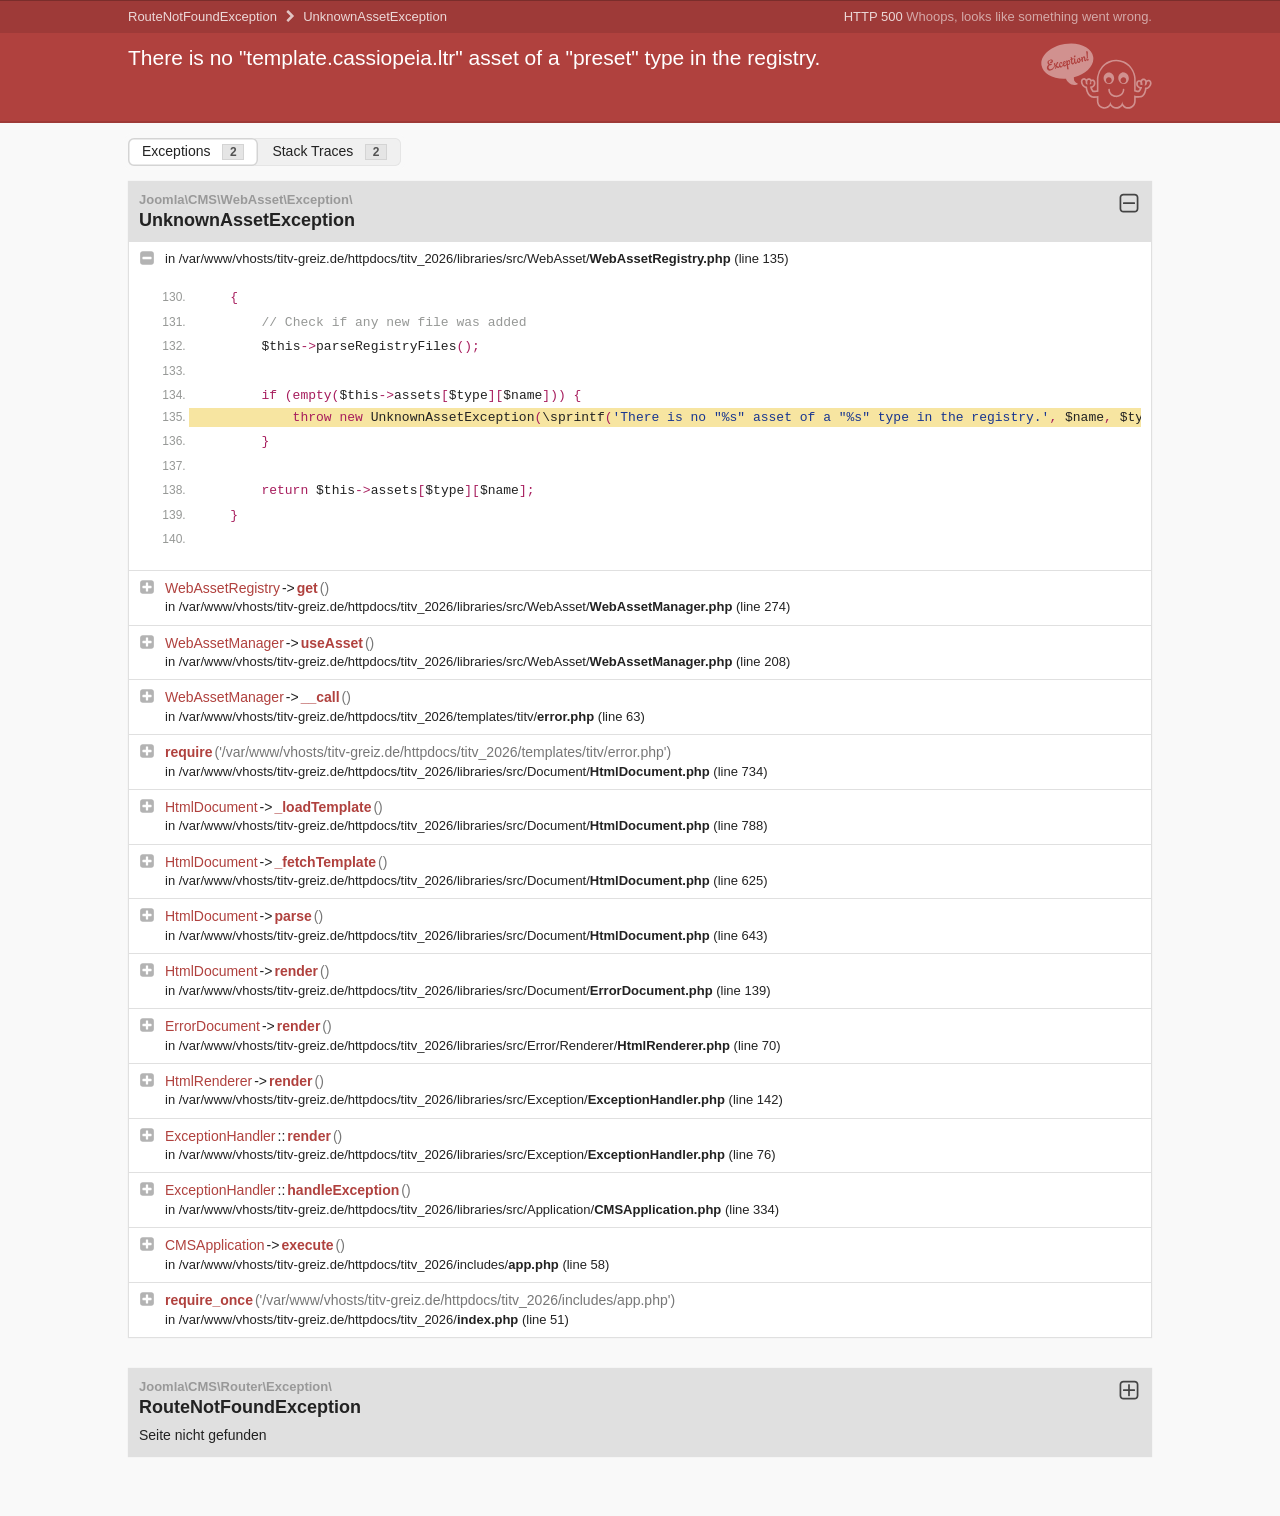
<file: tests/fixtures/titv.html>
<!-- There is no &quot;template.cassiopeia.ltr&quot; asset of a &quot;preset&quot; type in the registry. (500 Whoops, looks like something went wrong.) -->
<!DOCTYPE html>
<html lang="en">
    <head>
        <meta charset="UTF-8" />
        <meta name="robots" content="noindex,nofollow" />
        <meta name="viewport" content="width=device-width,initial-scale=1" />
        <title>There is no &quot;template.cassiopeia.ltr&quot; asset of a &quot;preset&quot; type in the registry. (500 Whoops, looks like something went wrong.)</title>
        <link rel="icon" type="image/png" href="[data-uri]" />
        <style>/* This file is based on WebProfilerBundle/Resources/views/Profiler/profiler.css.twig.
   If you make any change in this file, verify the same change is needed in the other file. */
:root {
    --font-sans-serif: Helvetica, Arial, sans-serif;
    --page-background: #f9f9f9;
    --color-text: #222;
    /* when updating any of these colors, do the same in toolbar.css.twig */
    --color-success: #4f805d;
    --color-warning: #a46a1f;
    --color-error: #b0413e;
    --color-muted: #999;
    --tab-background: #f0f0f0;
    --tab-border-color: #e5e5e5;
    --tab-active-border-color: #d4d4d4;
    --tab-color: #444;
    --tab-active-background: #fff;
    --tab-active-color: var(--color-text);
    --tab-disabled-background: #f5f5f5;
    --tab-disabled-color: #999;
    --selected-badge-background: #e5e5e5;
    --selected-badge-color: #525252;
    --selected-badge-shadow: inset 0 0 0 1px #d4d4d4;
    --selected-badge-warning-background: #fde496;
    --selected-badge-warning-color: #785b02;
    --selected-badge-warning-shadow: inset 0 0 0 1px #e6af05;
    --selected-badge-danger-background: #FCE9ED;
    --selected-badge-danger-color: #83122A;
    --selected-badge-danger-shadow: inset 0 0 0 1px #F5B8C5;
    --metric-value-background: #fff;
    --metric-value-color: inherit;
    --metric-unit-color: #999;
    --metric-label-background: #e0e0e0;
    --metric-label-color: inherit;
    --table-border: #e0e0e0;
    --table-background: #fff;
    --table-header: #e0e0e0;
    --trace-selected-background: #F7E5A1;
    --tree-active-background: #F7E5A1;
    --exception-title-color: var(--base-2);
    --shadow: 0px 0px 1px rgba(128, 128, 128, .2);
    --border: 1px solid #e0e0e0;
    --background-error: var(--color-error);
    --highlight-comment: #969896;
    --highlight-default: #222222;
    --highlight-keyword: #a71d5d;
    --highlight-string: #183691;
    --base-0: #fff;
    --base-1: #f5f5f5;
    --base-2: #e0e0e0;
    --base-3: #ccc;
    --base-4: #666;
    --base-5: #444;
    --base-6: #222;
}

.theme-dark {
    --page-background: #36393e;
    --color-text: #e0e0e0;
    --color-muted: #777;
    --color-error: #f76864;
    --tab-background: #404040;
    --tab-border-color: #737373;
    --tab-active-border-color: #171717;
    --tab-color: var(--color-text);
    --tab-active-background: #d4d4d4;
    --tab-active-color: #262626;
    --tab-disabled-background: var(--page-background);
    --tab-disabled-color: #a3a3a3;
    --selected-badge-background: #555;
    --selected-badge-color: #ddd;
    --selected-badge-shadow: none;
    --selected-badge-warning-background: #fcd55f;
    --selected-badge-warning-color: #785b02;
    --selected-badge-warning-shadow: inset 0 0 0 1px #af8503;
    --selected-badge-danger-background: #B41939;
    --selected-badge-danger-color: #FCE9ED;
    --selected-badge-danger-shadow: none;
    --metric-value-background: #555;
    --metric-value-color: inherit;
    --metric-unit-color: #999;
    --metric-label-background: #777;
    --metric-label-color: #e0e0e0;
    --trace-selected-background: #5d5227cc;
    --table-border: #444;
    --table-background: #333;
    --table-header: #555;
    --info-background: rgba(79, 148, 195, 0.5);
    --tree-active-background: var(--metric-label-background);
    --exception-title-color: var(--base-2);
    --shadow: 0px 0px 1px rgba(32, 32, 32, .2);
    --border: 1px solid #666;
    --background-error: #b0413e;
    --highlight-comment: #dedede;
    --highlight-default: var(--base-6);
    --highlight-keyword: #de8986;
    --highlight-string: #70a6fd;
    --base-0: #2e3136;
    --base-1: #444;
    --base-2: #666;
    --base-3: #666;
    --base-4: #666;
    --base-5: #e0e0e0;
    --base-6: #f5f5f5;
    --card-label-background: var(--tab-active-background);
    --card-label-color: var(--tab-active-color);
}

html{font-family:sans-serif;-webkit-text-size-adjust:100%;-ms-text-size-adjust:100%}body{margin:0}article,aside,details,figcaption,figure,footer,header,hgroup,main,menu,nav,section{display:block}audio,canvas,progress,video{display:inline-block;vertical-align:baseline}audio:not([controls]){display:none;height:0}[hidden],template{display:none}a{background-color:transparent}a:active,a:hover{outline:0}abbr[title]{border-bottom:1px dotted}b,strong{font-weight:700}dfn{font-style:italic}h1{margin:.67em 0;font-size:2em}mark{color:#000;background:#ff0}small{font-size:80%}sub,sup{position:relative;font-size:75%;line-height:0;vertical-align:baseline}sup{top:-.5em}sub{bottom:-.25em}img{border:0}svg:not(:root){overflow:hidden}figure{margin:1em 40px}hr{height:0;-webkit-box-sizing:content-box;-moz-box-sizing:content-box;box-sizing:content-box}pre{overflow:auto}code,kbd,pre,samp{font-family:monospace,monospace;font-size:1em}button,input,optgroup,select,textarea{margin:0;font:inherit;color:inherit}button{overflow:visible}button,select{text-transform:none}button,html input[type="button"],input[type="reset"],input[type="submit"]{-webkit-appearance:button;cursor:pointer}button[disabled],html input[disabled]{cursor:default}button::-moz-focus-inner,input::-moz-focus-inner{padding:0;border:0}input{line-height:normal}input[type="checkbox"],input[type="radio"]{-webkit-box-sizing:border-box;-moz-box-sizing:border-box;box-sizing:border-box;padding:0}input[type="number"]::-webkit-inner-spin-button,input[type="number"]::-webkit-outer-spin-button{height:auto}input[type="search"]{-webkit-box-sizing:content-box;-moz-box-sizing:content-box;box-sizing:content-box;-webkit-appearance:textfield}input[type="search"]::-webkit-search-cancel-button,input[type="search"]::-webkit-search-decoration{-webkit-appearance:none}fieldset{padding:.35em .625em .75em;margin:0 2px;border:1px solid silver}legend{padding:0;border:0}textarea{overflow:auto}optgroup{font-weight:700}table{border-spacing:0;border-collapse:collapse}td,th{padding:0}summary{cursor: pointer}

html {
    /* always display the vertical scrollbar to avoid jumps when toggling contents */
    overflow-y: scroll;
}
body { background-color: var(--page-background); color: var(--base-6); font: 14px/1.4 Helvetica, Arial, sans-serif; padding-bottom: 45px; }

a { cursor: pointer; text-decoration: none; }
a:hover { text-decoration: underline; }
abbr[title] { border-bottom: none; cursor: help; text-decoration: none; }

code, pre { font: 13px/1.5 Consolas, Monaco, Menlo, "Ubuntu Mono", "Liberation Mono", monospace; }

table, tr, th, td { background: var(--base-0); border-collapse: collapse; vertical-align: top; }
table { background: var(--base-0); border: var(--border); box-shadow: 0px 0px 1px rgba(128, 128, 128, .2); margin: 1em 0; width: 100%; }
table th, table td { border: solid var(--base-2); border-width: 1px 0; padding: 8px 10px; }
table th { background-color: var(--base-2); font-weight: bold; text-align: left; }

.m-t-5 { margin-top: 5px; }
.hidden-xs-down { display: none; }
.block { display: block; }
.full-width { width: 100%; }
.hidden { display: none; }
.prewrap { white-space: pre-wrap; }
.nowrap { white-space: nowrap; }
.newline { display: block; }
.break-long-words { word-wrap: break-word; overflow-wrap: break-word; -webkit-hyphens: auto; -moz-hyphens: auto; hyphens: auto; min-width: 0; }
.text-small { font-size: 12px !important; }
.text-muted { color: #999; }
.text-bold { font-weight: bold; }
.empty { border: 4px dashed var(--base-2); color: #999; margin: 1em 0; padding: .5em 2em; }

.status-success { background: rgba(94, 151, 110, 0.3); }
.status-warning { background: rgba(240, 181, 24, 0.3); }
.status-error { background: rgba(176, 65, 62, 0.2); }
.status-success td, .status-warning td, .status-error td { background: transparent; }
tr.status-error td, tr.status-warning td { border-bottom: 1px solid var(--base-2); border-top: 1px solid var(--base-2); }
.status-warning .colored { color: #A46A1F; }
.status-error .colored  { color: var(--color-error); }

.sf-toggle { cursor: pointer; position: relative; }
.sf-toggle-content { -moz-transition: display .25s ease; -webkit-transition: display .25s ease; transition: display .25s ease; }
.sf-toggle-content.sf-toggle-hidden { display: none; }
.sf-toggle-content.sf-toggle-visible { display: block; }
thead.sf-toggle-content.sf-toggle-visible, tbody.sf-toggle-content.sf-toggle-visible { display: table-row-group; }
.sf-toggle-off .icon-close, .sf-toggle-on .icon-open { display: none; }
.sf-toggle-off .icon-open, .sf-toggle-on .icon-close { display: block; }

.tab-navigation {
    background-color: var(--tab-background);
    border-radius: 6px;
    box-shadow: inset 0 0 0 1px var(--tab-border-color), 0 0 0 5px var(--page-background);
    display: inline-flex;
    flex-wrap: wrap;
    margin: 0 0 15px;
    padding: 0;
    user-select: none;
    -webkit-user-select: none;
}
.sf-tabs-sm .tab-navigation {
    box-shadow: inset 0 0 0 1px var(--tab-border-color), 0 0 0 4px var(--page-background);
    margin: 0 0 10px;
}
.tab-navigation .tab-control {
    background: transparent;
    border: 0;
    box-shadow: none;
    transition: box-shadow .05s ease-in, background-color .05s ease-in;
    cursor: pointer;
    font-size: 14px;
    font-weight: 500;
    line-height: 1.4;
    margin: 0;
    padding: 4px 14px;
    position: relative;
    text-align: center;
    z-index: 1;
}
.sf-tabs-sm .tab-navigation .tab-control {
    font-size: 13px;
    padding: 2.5px 10px;
}
.tab-navigation .tab-control:before {
    background: var(--tab-border-color);
    bottom: 15%;
    content: "";
    left: 0;
    position: absolute;
    top: 15%;
    width: 1px;
}
.tab-navigation .tab-control:first-child:before,
.tab-navigation .tab-control.active + .tab-control:before,
.tab-navigation .tab-control.active:before {
    width: 0;
}
.tab-navigation .tab-control .badge {
    background: var(--selected-badge-background);
    box-shadow: var(--selected-badge-shadow);
    color: var(--selected-badge-color);
    display: inline-block;
    font-size: 12px;
    font-weight: bold;
    line-height: 1;
    margin-left: 8px;
    min-width: 10px;
    padding: 2px 6px;
    text-align: center;
    white-space: nowrap;
}
.tab-navigation .tab-control.disabled {
    color: var(--tab-disabled-color);
}
.tab-navigation .tab-control.active {
    background-color: var(--tab-active-background);
    border-radius: 6px;
    box-shadow: inset 0 0 0 1.5px var(--tab-active-border-color);
    color: var(--tab-active-color);
    position: relative;
    z-index: 1;
}
.theme-dark .tab-navigation li.active {
    box-shadow: inset 0 0 0 1px var(--tab-border-color);
}
.tab-content > *:first-child {
    margin-top: 0;
}
.tab-navigation .tab-control .badge.status-warning {
    background: var(--selected-badge-warning-background);
    box-shadow: var(--selected-badge-warning-shadow);
    color: var(--selected-badge-warning-color);
}
.tab-navigation .tab-control .badge.status-error {
    background: var(--selected-badge-danger-background);
    box-shadow: var(--selected-badge-danger-shadow);
    color: var(--selected-badge-danger-color);
}

.sf-tabs .tab:not(:first-child) { display: none; }

[data-filters] { position: relative; }
[data-filtered] { cursor: pointer; }
[data-filtered]:after { content: '\00a0\25BE'; }
[data-filtered]:hover .filter-list li { display: inline-flex; }
[class*="filter-hidden-"] { display: none; }
.filter-list { position: absolute; border: var(--border); box-shadow: var(--shadow); margin: 0; padding: 0; display: flex; flex-direction: column; }
.filter-list :after { content: ''; }
.filter-list li {
    background: var(--tab-disabled-background);
    border-bottom: var(--border);
    color: var(--tab-disabled-color);
    display: none;
    list-style: none;
    margin: 0;
    padding: 5px 10px;
    text-align: left;
    font-weight: normal;
}
.filter-list li.active {
    background: var(--tab-background);
    color: var(--tab-color);
}
.filter-list li.last-active {
    background: var(--tab-active-background);
    color: var(--tab-active-color);
}

.filter-list-level li { cursor: s-resize; }
.filter-list-level li.active { cursor: n-resize; }
.filter-list-level li.last-active { cursor: default; }
.filter-list-level li.last-active:before { content: '\2714\00a0'; }
.filter-list-choice li:before { content: '\2714\00a0'; color: transparent; }
.filter-list-choice li.active:before { color: unset; }

.container { max-width: 1024px; margin: 0 auto; padding: 0 15px; }
.container::after { content: ""; display: table; clear: both; }

header { background-color: #222; color: rgba(255, 255, 255, 0.75); font-size: 13px; height: 33px; line-height: 33px; padding: 0; }
header .container { display: flex; justify-content: space-between; }
.logo { flex: 1; font-size: 13px; font-weight: normal; margin: 0; padding: 0; }
.logo svg { height: 18px; width: 18px; opacity: .8; vertical-align: -5px; }

.help-link { margin-left: 15px; }
.help-link a { color: inherit; }
.help-link .icon svg { height: 15px; width: 15px; opacity: .7; vertical-align: -2px; }
.help-link a:hover { color: #EEE; text-decoration: none; }
.help-link a:hover svg { opacity: .9; }

.exception-summary { background: var(--background-error); border-bottom: 2px solid rgba(0, 0, 0, 0.1); border-top: 1px solid rgba(0, 0, 0, .3); flex: 0 0 auto; margin-bottom: 15px; }
.exception-metadata { background: rgba(0, 0, 0, 0.1); padding: 7px 0; }
.exception-metadata .container { display: flex; flex-direction: row; justify-content: space-between; }
.exception-metadata h2, .exception-metadata h2 > a { color: rgba(255, 255, 255, 0.8); font-size: 13px; font-weight: 400; margin: 0; }
.exception-http small { font-size: 13px; opacity: .7; }
.exception-hierarchy { flex: 1; }
.exception-hierarchy .icon { margin: 0 3px; opacity: .7; }
.exception-hierarchy .icon svg { height: 13px; width: 13px; vertical-align: -2px; }

.exception-without-message .exception-message-wrapper { display: none; }
.exception-message-wrapper .container { display: flex; align-items: flex-start; min-height: 70px; padding: 10px 15px 8px; }
.exception-message { flex-grow: 1; }
.exception-message, .exception-message a { color: #FFF; font-size: 21px; font-weight: 400; margin: 0; }
.exception-message.long { font-size: 18px; }
.exception-message a { border-bottom: 1px solid rgba(255, 255, 255, 0.5); font-size: inherit; text-decoration: none; }
.exception-message a:hover { border-bottom-color: #ffffff; }

.exception-properties-wrapper { margin: .8em 0; }
.exception-properties { background: var(--base-0); border: var(--border); box-shadow: 0px 0px 1px rgba(128, 128, 128, .2); }
.exception-properties pre { margin: 0; padding: 0.2em 0; }

.exception-illustration { flex-basis: 111px; flex-shrink: 0; height: 66px; margin-left: 15px; opacity: .7; }

.trace + .trace { margin-top: 30px; }
.trace-head { background-color: var(--base-2); padding: 10px; position: relative; }
.trace-head .trace-class { color: var(--base-6); font-size: 18px; font-weight: bold; line-height: 1.3; margin: 0; position: relative; }
.trace-head .trace-namespace { color: #999; display: block; font-size: 13px; }
.trace-head .icon { position: absolute; right: 0; top: 0; }
.trace-head .icon svg { fill: var(--base-5); height: 24px; width: 24px; }

.trace-details { background: var(--base-0); border: var(--border); box-shadow: 0px 0px 1px rgba(128, 128, 128, .2); margin: 0 0 1em; table-layout: fixed; }

.trace-message { font-size: 14px; font-weight: normal; margin: .5em 0 0; }

.trace-line { position: relative; padding-top: 8px; padding-bottom: 8px; }
.trace-line + .trace-line { border-top: var(--border); }
.trace-line:hover { background: var(--base-1); }
.trace-line a { color: var(--base-6); }
.trace-line .icon { opacity: .4; position: absolute; left: 10px; }
.trace-line .icon svg { fill: var(--base-5); height: 16px; width: 16px; }
.trace-line .icon.icon-copy { left: auto; top: auto; padding-left: 5px; display: none }
.trace-line:hover .icon.icon-copy:not(.hidden) { display: inline-block }
.trace-line-header { padding-left: 36px; padding-right: 10px; }

.trace-file-path, .trace-file-path a { color: var(--base-6); font-size: 13px; }
.trace-class { color: var(--color-error); }
.trace-type { padding: 0 2px; }
.trace-method { color: var(--color-error); font-weight: bold; }
.trace-arguments { color: #777; font-weight: normal; padding-left: 2px; }

.trace-code { background: var(--base-0); font-size: 12px; margin: 10px 10px 2px 10px; padding: 10px; overflow-x: auto; white-space: nowrap; }
.trace-code ol { margin: 0; float: left; }
.trace-code li { color: #969896; margin: 0; padding-left: 10px; float: left; width: 100%; }
.trace-code li + li { margin-top: 5px; }
.trace-code li.selected { background: var(--trace-selected-background); margin-top: 2px; }
.trace-code li code { color: var(--base-6); white-space: pre; }

.trace-as-text .stacktrace { line-height: 1.8; margin: 0 0 15px; white-space: pre-wrap; }

@media (min-width: 575px) {
    .hidden-xs-down { display: initial; }
    .help-link { margin-left: 30px; }
}</style>
        <style>.sf-reset .traces {
    padding-bottom: 14px;
}
.sf-reset .traces li {
    font-size: 12px;
    color: #868686;
    padding: 5px 4px;
    list-style-type: decimal;
    margin-left: 20px;
}
.sf-reset #logs .traces li.error {
    font-style: normal;
    color: #AA3333;
    background: #f9ecec;
}
.sf-reset #logs .traces li.warning {
    font-style: normal;
    background: #ffcc00;
}
/* fix for Opera not liking empty <li> */
.sf-reset .traces li:after {
    content: "\00A0";
}
.sf-reset .trace {
    border: 1px solid #D3D3D3;
    padding: 10px;
    overflow: auto;
    margin: 10px 0 20px;
}
.sf-reset .block-exception {
    -moz-border-radius: 16px;
    -webkit-border-radius: 16px;
    border-radius: 16px;
    margin-bottom: 20px;
    background-color: #f6f6f6;
    border: 1px solid #dfdfdf;
    padding: 30px 28px;
    word-wrap: break-word;
    overflow: hidden;
}
.sf-reset .block-exception div {
    color: #313131;
    font-size: 10px;
}
.sf-reset .block-exception-detected .illustration-exception,
.sf-reset .block-exception-detected .text-exception {
    float: left;
}
.sf-reset .block-exception-detected .illustration-exception {
    width: 152px;
}
.sf-reset .block-exception-detected .text-exception {
    width: 670px;
    padding: 30px 44px 24px 46px;
    position: relative;
}
.sf-reset .text-exception .open-quote,
.sf-reset .text-exception .close-quote {
    font-family: Arial, Helvetica, sans-serif;
    position: absolute;
    color: #C9C9C9;
    font-size: 8em;
}
.sf-reset .open-quote {
    top: 0;
    left: 0;
}
.sf-reset .close-quote {
    bottom: -0.5em;
    right: 50px;
}
.sf-reset .block-exception p {
    font-family: Arial, Helvetica, sans-serif;
}
.sf-reset .block-exception p a,
.sf-reset .block-exception p a:hover {
    color: #565656;
}
.sf-reset .logs h2 {
    float: left;
    width: 654px;
}
.sf-reset .error-count, .sf-reset .support {
    float: right;
    width: 170px;
    text-align: right;
}
.sf-reset .error-count span {
    display: inline-block;
    background-color: #aacd4e;
    -moz-border-radius: 6px;
    -webkit-border-radius: 6px;
    border-radius: 6px;
    padding: 4px;
    color: white;
    margin-right: 2px;
    font-size: 11px;
    font-weight: bold;
}

.sf-reset .support a {
    display: inline-block;
    -moz-border-radius: 6px;
    -webkit-border-radius: 6px;
    border-radius: 6px;
    padding: 4px;
    color: #000000;
    margin-right: 2px;
    font-size: 11px;
    font-weight: bold;
}

.sf-reset .toggle {
    vertical-align: middle;
}
.sf-reset .linked ul,
.sf-reset .linked li {
    display: inline;
}
.sf-reset #output-content {
    color: #000;
    font-size: 12px;
}
.sf-reset #traces-text pre {
    white-space: pre;
    font-size: 12px;
    font-family: monospace;
}</style>
    </head>
    <body>
        <script>
            document.body.classList.add(
                localStorage.getItem('symfony/profiler/theme') || (matchMedia('(prefers-color-scheme: dark)').matches ? 'theme-dark' : 'theme-light')
            );
        </script>

        
        <div class="exception-summary ">
    <div class="exception-metadata">
        <div class="container">
            <h2 class="exception-hierarchy">
                                    <a href="#trace-box-2"><abbr title="Joomla\CMS\Router\Exception\RouteNotFoundException">RouteNotFoundException</abbr></a>
                    <span class="icon"><svg width="1792" height="1792" viewBox="0 0 1792 1792" xmlns="http://www.w3.org/2000/svg"><path fill="#FFF" d="M1363 877l-742 742q-19 19-45 19t-45-19l-166-166q-19-19-19-45t19-45l531-531-531-531q-19-19-19-45t19-45L531 45q19-19 45-19t45 19l742 742q19 19 19 45t-19 45z"/></svg></span>
                                <a href="#trace-box-1"><abbr title="Joomla\CMS\WebAsset\Exception\UnknownAssetException">UnknownAssetException</abbr></a>
            </h2>
            <h2 class="exception-http">
                HTTP 500 <small>Whoops, looks like something went wrong.</small>
            </h2>
        </div>
    </div>
    <div class="exception-message-wrapper">
        <div class="container">
            <h1 class="break-long-words exception-message">There is no &quot;template.cassiopeia.ltr&quot; asset of a &quot;preset&quot; type in the registry.</h1>

            <div class="exception-illustration hidden-xs-down">
                <svg viewBox="0 0 136 81" xmlns="http://www.w3.org/2000/svg" fill-rule="evenodd" clip-rule="evenodd" stroke-linejoin="round" stroke-miterlimit="1.4"><path d="M92.4 20.4a23.2 23.2 0 0 1 9 1.9 23.7 23.7 0 0 1 5.2 3 24.3 24.3 0 0 1 3.4 3.4 24.8 24.8 0 0 1 5 9.4c.5 1.7.8 3.4 1 5.2v14.5h.4l.5.2a7.4 7.4 0 0 0 2.5.2l.2-.2.6-.8.8-1.3-.2-.1a5.5 5.5 0 0 1-.8-.3 5.6 5.6 0 0 1-2.3-1.8 5.7 5.7 0 0 1-.9-1.6 6.5 6.5 0 0 1-.2-2.8 7.3 7.3 0 0 1 .5-2l.3-.3.8-.9.3-.3c.2-.2.5-.3.8-.3H120.7c.2 0 .3-.1.4 0h.4l.2.1.3.2.2-.4.3-.4.1-.1 1.2-1 .3-.2.4-.1.4-.1h.3l1.5.1.4.1.8.5.1.2 1 1.1v.2H129.4l.4-.2 1.4-.5h1.1c.3 0 .7.2 1 .4.2 0 .3.2.5.3l.2.2.5.3.4.6.1.3.4 1.4.1.4v.6a7.8 7.8 0 0 1-.1.6 9.9 9.9 0 0 1-.8 2.4 7.8 7.8 0 0 1-3 3.3 6.4 6.4 0 0 1-1 .5 6.1 6.1 0 0 1-.6.2l-.7.1h-.1a23.4 23.4 0 0 1-.2 1.7 14.3 14.3 0 0 1-.6 2.1l-.8 2a9.2 9.2 0 0 1-.4.6l-.7 1a9.1 9.1 0 0 1-2.3 2.2c-.9.5-2 .6-3 .7l-1.4.1h-.5l-.4.1a15.8 15.8 0 0 1-2.8-.1v4.2a9.7 9.7 0 0 1-.7 3.5 9.6 9.6 0 0 1-1.7 2.8 9.3 9.3 0 0 1-3 2.3 9 9 0 0 1-5.4.7 9 9 0 0 1-3-1 9.4 9.4 0 0 1-2.7-2.5 10 10 0 0 1-1 1.2 9.3 9.3 0 0 1-2 1.3 9 9 0 0 1-2.4 1 9 9 0 0 1-6.5-1.1A9.4 9.4 0 0 1 85 77V77a10.9 10.9 0 0 1-.6.6 9.3 9.3 0 0 1-2.7 2 9 9 0 0 1-6 .8 9 9 0 0 1-2.4-1 9.3 9.3 0 0 1-2.3-1.7 9.6 9.6 0 0 1-1.8-2.8 9.7 9.7 0 0 1-.8-3.7v-4a18.5 18.5 0 0 1-2.9.2l-1.2-.1c-1.9-.3-3.7-1-5.1-2.2a8.2 8.2 0 0 1-1.1-1 10.2 10.2 0 0 1-.9-1.2 15.3 15.3 0 0 1-.7-1.3 20.8 20.8 0 0 1-1.9-6.2v-.2a6.5 6.5 0 0 1-1-.3 6.1 6.1 0 0 1-.6-.3 6.6 6.6 0 0 1-.9-.6 8.2 8.2 0 0 1-2.7-3.7 10 10 0 0 1-.3-1 10.3 10.3 0 0 1-.3-1.9V47v-.4l.1-.4.6-1.4.1-.2a2 2 0 0 1 .8-.8l.3-.2.3-.2a3.2 3.2 0 0 1 1.8-.5h.4l.3.2 1.4.6.2.2.4.3.3.4.7-.7.2-.2.4-.2.6-.2h2.1l.4.2.4.2.3.2.8 1 .2-.1h.1v-.1H63l1.1.1h.3l.8.5.3.4.7 1 .2.3.1.5a11 11 0 0 1 .2 1.5c0 .8 0 1.6-.3 2.3a6 6 0 0 1-.5 1.2 5.5 5.5 0 0 1-3.3 2.5 12.3 12.3 0 0 0 1.4 3h.1l.2.1 1 .2h1.5l.5-.2H67.8l.5-.2h.1V44v-.4a26.7 26.7 0 0 1 .3-2.3 24.7 24.7 0 0 1 5.7-12.5 24.2 24.2 0 0 1 3.5-3.3 23.7 23.7 0 0 1 4.9-3 23.2 23.2 0 0 1 5.6-1.7 23.7 23.7 0 0 1 4-.3zm-.3 2a21.2 21.2 0 0 0-8 1.7 21.6 21.6 0 0 0-4.8 2.7 22.2 22.2 0 0 0-3.2 3 22.7 22.7 0 0 0-5 9.2 23.4 23.4 0 0 0-.7 4.9v15.7l-.5.1a34.3 34.3 0 0 1-1.5.3h-.2l-.4.1h-.4l-.9.2a10 10 0 0 1-1.9 0c-.5 0-1-.2-1.5-.4a1.8 1.8 0 0 1-.3-.2 2 2 0 0 1-.3-.3 5.2 5.2 0 0 1-.1-.2 9 9 0 0 1-.6-.9 13.8 13.8 0 0 1-1-2 14.3 14.3 0 0 1-.6-2 14 14 0 0 1-.1-.8v-.2h.3a12.8 12.8 0 0 0 1.4-.2 4.4 4.4 0 0 0 .3 0 3.6 3.6 0 0 0 1.1-.7 3.4 3.4 0 0 0 1.2-1.7l.2-1.2a5.1 5.1 0 0 0 0-.8 7.2 7.2 0 0 0-.1-.8l-.7-1-1.2-.2-1 .7-.1 1.3a5 5 0 0 1 .1.4v.6a1 1 0 0 1 0 .3c-.1.3-.4.4-.7.5l-1.2.4v-.7A9.9 9.9 0 0 1 60 49l.3-.6v-.2l.1-.1v-1.6l-1-1.2h-1.5l-1 1.1v.4a5.3 5.3 0 0 0-.2.6 5.5 5.5 0 0 0 0 .5c0 .7 0 1.4.3 2 0 .4.2.8.4 1.2L57 51a9.5 9.5 0 0 1-1.1-.5h-.2a2 2 0 0 1-.4-.3c-.4-.4-.5-1-.6-1.6a5.6 5.6 0 0 1 0-.5v-.5-.5l-.6-1.5-1.4-.6-.9.3s-.2 0-.3.2a2 2 0 0 1-.1 0l-.6 1.4v.7a8.5 8.5 0 0 0 .5 2c.4 1.1 1 2.1 2 2.8a4.7 4.7 0 0 0 2.1.9h1a22.8 22.8 0 0 0 .1 1 18.1 18.1 0 0 0 .8 3.8 18.2 18.2 0 0 0 1.6 3.7l1 1.3c1 1 2.3 1.6 3.7 2a11.7 11.7 0 0 0 4.8 0h.4l.5-.2.5-.1.6-.2v6.6a8 8 0 0 0 .1 1.3 7.5 7.5 0 0 0 2.4 4.3 7.2 7.2 0 0 0 2.3 1.3 7 7 0 0 0 7-1.1 7.5 7.5 0 0 0 2-2.6A7.7 7.7 0 0 0 85 72V71a8.2 8.2 0 0 0 .2 1.3c0 .7.3 1.4.6 2a7.5 7.5 0 0 0 1.7 2.3 7.3 7.3 0 0 0 2.2 1.4 7.1 7.1 0 0 0 4.6.2 7.2 7.2 0 0 0 2.4-1.2 7.5 7.5 0 0 0 2.1-2.7 7.8 7.8 0 0 0 .7-2.4V71a9.3 9.3 0 0 0 .1.6 7.6 7.6 0 0 0 .6 2.5 7.5 7.5 0 0 0 2.4 3 7.1 7.1 0 0 0 7 .8 7.3 7.3 0 0 0 2.3-1.5 7.5 7.5 0 0 0 1.6-2.3 7.6 7.6 0 0 0 .5-2l.1-1.1v-6.7l.4.1a12.2 12.2 0 0 0 2 .5 11.1 11.1 0 0 0 2.5 0h.8l1.2-.1a9.5 9.5 0 0 0 1.4-.2l.9-.3a3.5 3.5 0 0 0 .6-.4l1.2-1.4a12.2 12.2 0 0 0 .8-1.2c0-.3.2-.5.3-.7a15.9 15.9 0 0 0 .7-2l.3-1.6v-1.3l.2-.9V54.6a15.5 15.5 0 0 0 1.8 0 4.5 4.5 0 0 0 1.4-.5 5.7 5.7 0 0 0 2.5-3.2 7.6 7.6 0 0 0 .4-1.5v-.3l-.4-1.4a5.2 5.2 0 0 1-.2-.1l-.4-.4a3.8 3.8 0 0 0-.2 0 1.4 1.4 0 0 0-.5-.2l-1.4.4-.7 1.3v.7a5.7 5.7 0 0 1-.1.8l-.7 1.4a1.9 1.9 0 0 1-.5.3h-.3a9.6 9.6 0 0 1-.8.3 8.8 8.8 0 0 1-.6 0l.2-.4.2-.5.2-.3v-.4l.1-.2V50l.1-1 .1-.6v-.6a4.8 4.8 0 0 0 0-.8v-.2l-1-1.1-1.5-.2-1.1 1-.2 1.4v.1l.2.4.2.3v.4l.1 1.1v.3l.1.5v.8a9.6 9.6 0 0 1-.8-.3l-.2-.1h-.3l-.8-.1h-.2a1.6 1.6 0 0 1-.2-.2.9.9 0 0 1-.2-.2 1 1 0 0 1-.1-.5l.2-.9v-1.2l-.9-.8h-1.2l-.8.9v.3a4.8 4.8 0 0 0-.3 2l.3.9a3.5 3.5 0 0 0 1.2 1.6l1 .5.8.2 1.4.1h.4l.2.1a12.1 12.1 0 0 1-1 2.6 13.2 13.2 0 0 1-.8 1.5 9.5 9.5 0 0 1-1 1.2l-.2.3a1.7 1.7 0 0 1-.4.3 2.4 2.4 0 0 1-.7.2h-2.5a7.8 7.8 0 0 1-.6-.2l-.7-.2h-.2a14.8 14.8 0 0 1-.6-.2 23.4 23.4 0 0 1-.4-.1l-.4-.1-.3-.1V43.9a34.6 34.6 0 0 0 0-.6 23.6 23.6 0 0 0-.4-3 22.7 22.7 0 0 0-1.5-4.7 22.6 22.6 0 0 0-4.6-6.7 21.9 21.9 0 0 0-6.9-4.7 21.2 21.2 0 0 0-8.1-1.8H92zm9.1 33.7l.3.1a1 1 0 0 1 .6.8v.4a8.4 8.4 0 0 1 0 .5 8.8 8.8 0 0 1-1.6 4.2l-1 1.3A10 10 0 0 1 95 66c-1.3.3-2.7.4-4 .3a10.4 10.4 0 0 1-2.7-.8 10 10 0 0 1-3.6-2.5 9.3 9.3 0 0 1-.8-1 9 9 0 0 1-.7-1.2 8.6 8.6 0 0 1-.8-3.4V57a1 1 0 0 1 .3-.6 1 1 0 0 1 1.3-.2 1 1 0 0 1 .4.8v.4a6.5 6.5 0 0 0 .5 2.2 7 7 0 0 0 2.1 2.8l1 .6c2.6 1.6 6 1.6 8.5 0a8 8 0 0 0 1.1-.6 7.6 7.6 0 0 0 1.2-1.2 7 7 0 0 0 1-1.7 6.5 6.5 0 0 0 .4-2.5 1 1 0 0 1 .7-1h.4zM30.7 43.7c-15.5 1-28.5-6-30.1-16.4C-1.2 15.7 11.6 4 29 1.3 46.6-1.7 62.3 5.5 64 17.1c1.6 10.4-8.7 21-23.7 25a31.2 31.2 0 0 0 0 .9v.3a19 19 0 0 0 .1 1l.1.4.1.9a4.7 4.7 0 0 0 .5 1l.7 1a9.2 9.2 0 0 0 1.2 1l1.5.8.6.8-.7.6-1.1.3a11.2 11.2 0 0 1-2.6.4 8.6 8.6 0 0 1-3-.5 8.5 8.5 0 0 1-1-.4 11.2 11.2 0 0 1-1.8-1.2 13.3 13.3 0 0 1-1-1 18 18 0 0 1-.7-.6l-.4-.4a23.4 23.4 0 0 1-1.3-1.8l-.1-.1-.3-.5V45l-.3-.6v-.7zM83.1 36c3.6 0 6.5 3.2 6.5 7.1 0 4-3 7.2-6.5 7.2S76.7 47 76.7 43 79.6 36 83 36zm18 0c3.6 0 6.5 3.2 6.5 7.1 0 4-2.9 7.2-6.4 7.2S94.7 47 94.7 43s3-7.1 6.5-7.1zm-18 6.1c2 0 3.5 1.6 3.5 3.6S85 49.2 83 49.2s-3.4-1.6-3.4-3.6S81.2 42 83 42zm17.9 0c1.9 0 3.4 1.6 3.4 3.6s-1.5 3.6-3.4 3.6c-2 0-3.5-1.6-3.5-3.6S99.1 42 101 42zM17 28c-.3 1.6-1.8 5-5.2 5.8-2.5.6-4.1-.8-4.5-2.6-.4-1.9.7-3.5 2.1-4.5A3.5 3.5 0 0 1 8 24.6c-.4-2 .8-3.7 3.2-4.2 1.9-.5 3.1.2 3.4 1.5.3 1.1-.5 2.2-1.8 2.5-.9.3-1.6 0-1.7-.6a1.4 1.4 0 0 1 0-.7s.3.2 1 0c.7-.1 1-.7.9-1.2-.2-.6-1-.8-1.8-.6-1 .2-2 1-1.7 2.6.3 1 .9 1.6 1.5 1.8l.7-.2c1-.2 1.5 0 1.6.5 0 .4-.2 1-1.2 1.2a3.3 3.3 0 0 1-1.5 0c-.9.7-1.6 1.9-1.3 3.2.3 1.3 1.3 2.2 3 1.8 2.5-.7 3.8-3.7 4.2-5-.3-.5-.6-1-.7-1.6-.1-.5.1-1 .9-1.2.4 0 .7.2.8.8a2.8 2.8 0 0 1 0 1l.7 1c.6-2 1.4-4 1.7-4 .6-.2 1.5.6 1.5.6-.8.7-1.7 2.4-2.3 4.2.8.6 1.6 1 2.1 1 .5-.1.8-.6 1-1.2-.3-2.2 1-4.3 2.3-4.6.7-.2 1.3.2 1.4.8.1.5 0 1.3-.9 1.7-.2-1-.6-1.3-1-1.3-.4.1-.7 1.4-.4 2.8.2 1 .7 1.5 1.3 1.4.8-.2 1.3-1.2 1.7-2.1-.3-2.1.9-4.2 2.2-4.5.7-.2 1.2.1 1.4 1 .4 1.4-1 2.8-2.2 3.4.3.7.7 1 1.3.9 1-.3 1.6-1.5 2-2.5l-.5-3v-.3s1.6-.3 1.8.6v.1c.2-.6.7-1.2 1.3-1.4.8-.1 1.5.6 1.7 1.6.5 2.2-.5 4.4-1.8 4.7H33a31.9 31.9 0 0 0 1 5.2c-.4.1-1.8.4-2-.4l-.5-5.6c-.5 1-1.3 2.2-2.5 2.4-1 .3-1.6-.3-2-1.1-.5 1-1.3 2.1-2.4 2.4-.8.2-1.5-.1-2-1-.3.8-.9 1.5-1.5 1.7-.7.1-1.5-.3-2.4-1-.3.8-.4 1.6-.4 2.2 0 0-.7 0-.8-.4-.1-.5 0-1.5.3-2.7a10.3 10.3 0 0 1-.7-.8zm38.2-17.8l.2.9c.5 1.9.4 4.4.8 6.4 0 .6-.4 3-1.4 3.3-.2 0-.3 0-.4-.4-.1-.7 0-1.6-.3-2.6-.2-1.1-.8-1.6-1.5-1.5-.8.2-1.3 1-1.6 2l-.1-.5c-.2-1-1.8-.6-1.8-.6a6.2 6.2 0 0 1 .4 1.3l.2 1c-.2.5-.6 1-1.2 1l-.2.1a7 7 0 0 0-.1-.8c-.3-1.1-1-2-1.6-1.8a.7.7 0 0 0-.4.3c-1.3.3-2.4 2-2.1 3.9-.2.9-.6 1.7-1 1.9-.5 0-.8-.5-1.1-1.8l-.1-1.2a4 4 0 0 0 0-1.7c0-.4-.4-.7-.8-.6-.7.2-.9 1.7-.5 3.8-.2 1-.6 2-1.3 2-.4.2-.8-.2-1-1l-.2-3c1.2-.5 2-1 1.8-1.7-.1-.5-.8-.7-.8-.7s0 .7-1 1.2l-.2-1.4c-.1-.6-.4-1-1.7-.6l.4 1 .2 1.5h-1v.8c0 .3.4.3 1 .2 0 1.3 0 2.7.2 3.6.3 1.4 1.2 2 2 1.7 1-.2 1.6-1.3 2-2.3.3 1.2 1 2 1.9 1.7.7-.2 1.2-1.1 1.6-2.2.4.8 1.1 1.1 2 1 1.2-.4 1.7-1.6 1.8-2.8h.2c.6-.2 1-.6 1.3-1 0 .8 0 1.5.2 2.1.1.5.3.7.6.6.5-.1 1-.9 1-.9a4 4 0 0 1-.3-1c-.3-1.3.3-3.6 1-3.7.2 0 .3.2.5.7v.8l.2 1.5v.7c.2.7.7 1.3 1.5 1 1.3-.2 2-2.6 2.1-3.9.3.2.6.2 1 .1-.6-2.2 0-6.1-.3-7.9-.1-.4-1-.5-1.7-.5h-.4zm-21.5 12c.4 0 .7.3 1 1.1.2 1.3-.3 2.6-.9 2.8-.2 0-.7 0-1-1.2v-.4c0-1.3.4-2 1-2.2zm-5.2 1c.3 0 .6.2.6.5.2.6-.3 1.3-1.2 2-.3-1.4.1-2.3.6-2.5zm18-.4c-.5.2-1-.4-1.2-1.2-.2-1 0-2.1.7-2.5v.5c.2.7.6 1.5 1.3 1.9 0 .7-.2 1.2-.7 1.3zm10-1.6c0 .5.4.7 1 .6.8-.2 1-1 .8-1.6 0-.5-.4-1-1-.8-.5.1-1 .9-.8 1.8zm-14.3-5.5c0-.4-.5-.7-1-.5-.8.2-1 1-.9 1.5.2.6.5 1 1 .8.5 0 1.1-1 1-1.8z" fill="#fff" fill-opacity=".6"/></svg>            </div>
        </div>
    </div>
</div>

<div class="container">
    <div class="sf-tabs">
        <div class="tab">
                        <h3 class="tab-title">
                                    Exceptions <span class="badge">2</span>
                            </h3>

            <div class="tab-content">
                <div class="trace trace-as-html" id="trace-box-1">
    <div class="trace-details">
        <div class="trace-head">
            <div class="sf-toggle" data-toggle-selector="#trace-html-1" data-toggle-initial="display">
                <span class="icon icon-close"><svg width="1792" height="1792" viewBox="0 0 1792 1792" xmlns="http://www.w3.org/2000/svg"><path d="M1344 800v64q0 14-9 23t-23 9H480q-14 0-23-9t-9-23v-64q0-14 9-23t23-9h832q14 0 23 9t9 23zm128 448V416q0-66-47-113t-113-47H480q-66 0-113 47t-47 113v832q0 66 47 113t113 47h832q66 0 113-47t47-113zm128-832v832q0 119-84.5 203.5T1312 1536H480q-119 0-203.5-84.5T192 1248V416q0-119 84.5-203.5T480 128h832q119 0 203.5 84.5T1600 416z"/></svg></span>
                <span class="icon icon-open"><svg width="1792" height="1792" viewBox="0 0 1792 1792" xmlns="http://www.w3.org/2000/svg"><path d="M1344 800v64q0 14-9 23t-23 9H960v352q0 14-9 23t-23 9h-64q-14 0-23-9t-9-23V896H480q-14 0-23-9t-9-23v-64q0-14 9-23t23-9h352V416q0-14 9-23t23-9h64q14 0 23 9t9 23v352h352q14 0 23 9t9 23zm128 448V416q0-66-47-113t-113-47H480q-66 0-113 47t-47 113v832q0 66 47 113t113 47h832q66 0 113-47t47-113zm128-832v832q0 119-84.5 203.5T1312 1536H480q-119 0-203.5-84.5T192 1248V416q0-119 84.5-203.5T480 128h832q119 0 203.5 84.5T1600 416z"/></svg></span>
                                                    <h3 class="trace-class">
                                                    <span class="trace-namespace">Joomla\CMS\WebAsset\Exception\</span>
                                                UnknownAssetException                    </h3>
                                            </div>
                    </div>

        <div id="trace-html-1" class="sf-toggle-content">
                    <div class="trace-line ">
                <div class="trace-line-header break-long-words sf-toggle" data-toggle-selector="#trace-html-1-0" data-toggle-initial="display">
            <span class="icon icon-close"><svg width="1792" height="1792" viewBox="0 0 1792 1792" xmlns="http://www.w3.org/2000/svg"><path d="M1408 960V832q0-26-19-45t-45-19H448q-26 0-45 19t-19 45v128q0 26 19 45t45 19h896q26 0 45-19t19-45zm256-544v960q0 119-84.5 203.5T1376 1664H416q-119 0-203.5-84.5T128 1376V416q0-119 84.5-203.5T416 128h960q119 0 203.5 84.5T1664 416z"/></svg></span>
        <span class="icon icon-open"><svg width="1792" height="1792" viewBox="0 0 1792 1792" xmlns="http://www.w3.org/2000/svg"><path d="M1408 960V832q0-26-19-45t-45-19h-320V448q0-26-19-45t-45-19H832q-26 0-45 19t-19 45v320H448q-26 0-45 19t-19 45v128q0 26 19 45t45 19h320v320q0 26 19 45t45 19h128q26 0 45-19t19-45v-320h320q26 0 45-19t19-45zm256-544v960q0 119-84.5 203.5T1376 1664H416q-119 0-203.5-84.5T128 1376V416q0-119 84.5-203.5T416 128h960q119 0 203.5 84.5T1664 416z"/></svg></span>
    
    
                    <span class="block trace-file-path">
            in
            <a href="file:///var/www/vhosts/titv-greiz.de/httpdocs/titv_2026/libraries/src/WebAsset/WebAssetRegistry.php#L135">
                /var/www/vhosts/titv-greiz.de/httpdocs/titv_2026/libraries/src/WebAsset/<strong>WebAssetRegistry.php</strong>
            </a>
                        (line 135)
            <span class="icon icon-copy hidden" data-clipboard-text="/var/www/vhosts/titv-greiz.de/httpdocs/titv_2026/libraries/src/WebAsset/WebAssetRegistry.php:135">
                <svg xmlns="http://www.w3.org/2000/svg" height="24" viewBox="0 0 24 24" width="24"><path d="M0 0h24v24H0z" fill="none"/><path d="M16 1H4c-1.1 0-2 .9-2 2v14h2V3h12V1zm3 4H8c-1.1 0-2 .9-2 2v14c0 1.1.9 2 2 2h11c1.1 0 2-.9 2-2V7c0-1.1-.9-2-2-2zm0 16H8V7h11v14z"/></svg>            </span>
        </span>
    </div>
    <div id="trace-html-1-0" class="trace-code sf-toggle-content">
        <ol start="130"><li><code><span style="color: var(--highlight-default)">&nbsp;&nbsp;&nbsp;&nbsp;</span><span style="color: var(--highlight-keyword)">{</span></code></li>
<li><code><span style="color: var(--highlight-keyword)">&nbsp;&nbsp;&nbsp;&nbsp;&nbsp;&nbsp;&nbsp;&nbsp;</span><span style="color: var(--highlight-comment)">//&nbsp;Check&nbsp;if&nbsp;any&nbsp;new&nbsp;file&nbsp;was&nbsp;added</span></code></li>
<li><code><span style="color: var(--highlight-comment)">&nbsp;&nbsp;&nbsp;&nbsp;&nbsp;&nbsp;&nbsp;&nbsp;</span><span style="color: var(--highlight-default)">$this</span><span style="color: var(--highlight-keyword)">-&gt;</span><span style="color: var(--highlight-default)">parseRegistryFiles</span><span style="color: var(--highlight-keyword)">();</span></code></li>
<li><code><span style="color: var(--highlight-keyword)"></span></code></li>
<li><code><span style="color: var(--highlight-keyword)">&nbsp;&nbsp;&nbsp;&nbsp;&nbsp;&nbsp;&nbsp;&nbsp;if&nbsp;(empty(</span><span style="color: var(--highlight-default)">$this</span><span style="color: var(--highlight-keyword)">-&gt;</span><span style="color: var(--highlight-default)">assets</span><span style="color: var(--highlight-keyword)">[</span><span style="color: var(--highlight-default)">$type</span><span style="color: var(--highlight-keyword)">][</span><span style="color: var(--highlight-default)">$name</span><span style="color: var(--highlight-keyword)">]))&nbsp;{</span></code></li>
<li class="selected"><code><span style="color: var(--highlight-keyword)">&nbsp;&nbsp;&nbsp;&nbsp;&nbsp;&nbsp;&nbsp;&nbsp;&nbsp;&nbsp;&nbsp;&nbsp;throw&nbsp;new&nbsp;</span><span style="color: var(--highlight-default)">UnknownAssetException</span><span style="color: var(--highlight-keyword)">(</span><span style="color: var(--highlight-default)">\sprintf</span><span style="color: var(--highlight-keyword)">(</span><span style="color: var(--highlight-string)">'There&nbsp;is&nbsp;no&nbsp;"%s"&nbsp;asset&nbsp;of&nbsp;a&nbsp;"%s"&nbsp;type&nbsp;in&nbsp;the&nbsp;registry.'</span><span style="color: var(--highlight-keyword)">,&nbsp;</span><span style="color: var(--highlight-default)">$name</span><span style="color: var(--highlight-keyword)">,&nbsp;</span><span style="color: var(--highlight-default)">$type</span><span style="color: var(--highlight-keyword)">));</span></code></li>
<li><code><span style="color: var(--highlight-keyword)">&nbsp;&nbsp;&nbsp;&nbsp;&nbsp;&nbsp;&nbsp;&nbsp;}</span></code></li>
<li><code><span style="color: var(--highlight-keyword)"></span></code></li>
<li><code><span style="color: var(--highlight-keyword)">&nbsp;&nbsp;&nbsp;&nbsp;&nbsp;&nbsp;&nbsp;&nbsp;return&nbsp;</span><span style="color: var(--highlight-default)">$this</span><span style="color: var(--highlight-keyword)">-&gt;</span><span style="color: var(--highlight-default)">assets</span><span style="color: var(--highlight-keyword)">[</span><span style="color: var(--highlight-default)">$type</span><span style="color: var(--highlight-keyword)">][</span><span style="color: var(--highlight-default)">$name</span><span style="color: var(--highlight-keyword)">];</span></code></li>
<li><code><span style="color: var(--highlight-keyword)">&nbsp;&nbsp;&nbsp;&nbsp;}</span></code></li>
<li><code><span style="color: var(--highlight-keyword)"></span></code></li></ol>    </div>            </div>
                        <div class="trace-line ">
                <div class="trace-line-header break-long-words sf-toggle" data-toggle-selector="#trace-html-1-1" data-toggle-initial="">
            <span class="icon icon-close"><svg width="1792" height="1792" viewBox="0 0 1792 1792" xmlns="http://www.w3.org/2000/svg"><path d="M1408 960V832q0-26-19-45t-45-19H448q-26 0-45 19t-19 45v128q0 26 19 45t45 19h896q26 0 45-19t19-45zm256-544v960q0 119-84.5 203.5T1376 1664H416q-119 0-203.5-84.5T128 1376V416q0-119 84.5-203.5T416 128h960q119 0 203.5 84.5T1664 416z"/></svg></span>
        <span class="icon icon-open"><svg width="1792" height="1792" viewBox="0 0 1792 1792" xmlns="http://www.w3.org/2000/svg"><path d="M1408 960V832q0-26-19-45t-45-19h-320V448q0-26-19-45t-45-19H832q-26 0-45 19t-19 45v320H448q-26 0-45 19t-19 45v128q0 26 19 45t45 19h320v320q0 26 19 45t45 19h128q26 0 45-19t19-45v-320h320q26 0 45-19t19-45zm256-544v960q0 119-84.5 203.5T1376 1664H416q-119 0-203.5-84.5T128 1376V416q0-119 84.5-203.5T416 128h960q119 0 203.5 84.5T1664 416z"/></svg></span>
    
            <span class="trace-class"><abbr title="Joomla\CMS\WebAsset\WebAssetRegistry">WebAssetRegistry</abbr></span><span class="trace-type">-></span><span class="trace-method">get</span><span class="trace-arguments">()</span>    
                    <span class="block trace-file-path">
            in
            <a href="file:///var/www/vhosts/titv-greiz.de/httpdocs/titv_2026/libraries/src/WebAsset/WebAssetManager.php#L274">
                /var/www/vhosts/titv-greiz.de/httpdocs/titv_2026/libraries/src/WebAsset/<strong>WebAssetManager.php</strong>
            </a>
                        (line 274)
            <span class="icon icon-copy hidden" data-clipboard-text="/var/www/vhosts/titv-greiz.de/httpdocs/titv_2026/libraries/src/WebAsset/WebAssetManager.php:274">
                <svg xmlns="http://www.w3.org/2000/svg" height="24" viewBox="0 0 24 24" width="24"><path d="M0 0h24v24H0z" fill="none"/><path d="M16 1H4c-1.1 0-2 .9-2 2v14h2V3h12V1zm3 4H8c-1.1 0-2 .9-2 2v14c0 1.1.9 2 2 2h11c1.1 0 2-.9 2-2V7c0-1.1-.9-2-2-2zm0 16H8V7h11v14z"/></svg>            </span>
        </span>
    </div>
    <div id="trace-html-1-1" class="trace-code sf-toggle-content">
        <ol start="269"><li><code><span style="color: var(--highlight-keyword)">&nbsp;&nbsp;&nbsp;&nbsp;&nbsp;&nbsp;&nbsp;&nbsp;if&nbsp;(</span><span style="color: var(--highlight-default)">$this</span><span style="color: var(--highlight-keyword)">-&gt;</span><span style="color: var(--highlight-default)">locked</span><span style="color: var(--highlight-keyword)">)&nbsp;{</span></code></li>
<li><code><span style="color: var(--highlight-keyword)">&nbsp;&nbsp;&nbsp;&nbsp;&nbsp;&nbsp;&nbsp;&nbsp;&nbsp;&nbsp;&nbsp;&nbsp;throw&nbsp;new&nbsp;</span><span style="color: var(--highlight-default)">InvalidActionException</span><span style="color: var(--highlight-keyword)">(</span><span style="color: var(--highlight-string)">'WebAssetManager&nbsp;is&nbsp;locked,&nbsp;you&nbsp;came&nbsp;late'</span><span style="color: var(--highlight-keyword)">);</span></code></li>
<li><code><span style="color: var(--highlight-keyword)">&nbsp;&nbsp;&nbsp;&nbsp;&nbsp;&nbsp;&nbsp;&nbsp;}</span></code></li>
<li><code><span style="color: var(--highlight-keyword)"></span></code></li>
<li><code><span style="color: var(--highlight-keyword)">&nbsp;&nbsp;&nbsp;&nbsp;&nbsp;&nbsp;&nbsp;&nbsp;</span><span style="color: var(--highlight-comment)">//&nbsp;Check&nbsp;whether&nbsp;asset&nbsp;exists</span></code></li>
<li class="selected"><code><span style="color: var(--highlight-comment)">&nbsp;&nbsp;&nbsp;&nbsp;&nbsp;&nbsp;&nbsp;&nbsp;</span><span style="color: var(--highlight-default)">$asset&nbsp;</span><span style="color: var(--highlight-keyword)">=&nbsp;</span><span style="color: var(--highlight-default)">$this</span><span style="color: var(--highlight-keyword)">-&gt;</span><span style="color: var(--highlight-default)">registry</span><span style="color: var(--highlight-keyword)">-&gt;</span><span style="color: var(--highlight-default)">get</span><span style="color: var(--highlight-keyword)">(</span><span style="color: var(--highlight-default)">$type</span><span style="color: var(--highlight-keyword)">,&nbsp;</span><span style="color: var(--highlight-default)">$name</span><span style="color: var(--highlight-keyword)">);</span></code></li>
<li><code><span style="color: var(--highlight-keyword)"></span></code></li>
<li><code><span style="color: var(--highlight-keyword)">&nbsp;&nbsp;&nbsp;&nbsp;&nbsp;&nbsp;&nbsp;&nbsp;if&nbsp;(empty(</span><span style="color: var(--highlight-default)">$this</span><span style="color: var(--highlight-keyword)">-&gt;</span><span style="color: var(--highlight-default)">activeAssets</span><span style="color: var(--highlight-keyword)">[</span><span style="color: var(--highlight-default)">$type</span><span style="color: var(--highlight-keyword)">]))&nbsp;{</span></code></li>
<li><code><span style="color: var(--highlight-keyword)">&nbsp;&nbsp;&nbsp;&nbsp;&nbsp;&nbsp;&nbsp;&nbsp;&nbsp;&nbsp;&nbsp;&nbsp;</span><span style="color: var(--highlight-default)">$this</span><span style="color: var(--highlight-keyword)">-&gt;</span><span style="color: var(--highlight-default)">activeAssets</span><span style="color: var(--highlight-keyword)">[</span><span style="color: var(--highlight-default)">$type</span><span style="color: var(--highlight-keyword)">]&nbsp;=&nbsp;[];</span></code></li>
<li><code><span style="color: var(--highlight-keyword)">&nbsp;&nbsp;&nbsp;&nbsp;&nbsp;&nbsp;&nbsp;&nbsp;}</span></code></li>
<li><code><span style="color: var(--highlight-keyword)"></span></code></li></ol>    </div>            </div>
                        <div class="trace-line ">
                <div class="trace-line-header break-long-words sf-toggle" data-toggle-selector="#trace-html-1-2" data-toggle-initial="">
            <span class="icon icon-close"><svg width="1792" height="1792" viewBox="0 0 1792 1792" xmlns="http://www.w3.org/2000/svg"><path d="M1408 960V832q0-26-19-45t-45-19H448q-26 0-45 19t-19 45v128q0 26 19 45t45 19h896q26 0 45-19t19-45zm256-544v960q0 119-84.5 203.5T1376 1664H416q-119 0-203.5-84.5T128 1376V416q0-119 84.5-203.5T416 128h960q119 0 203.5 84.5T1664 416z"/></svg></span>
        <span class="icon icon-open"><svg width="1792" height="1792" viewBox="0 0 1792 1792" xmlns="http://www.w3.org/2000/svg"><path d="M1408 960V832q0-26-19-45t-45-19h-320V448q0-26-19-45t-45-19H832q-26 0-45 19t-19 45v320H448q-26 0-45 19t-19 45v128q0 26 19 45t45 19h320v320q0 26 19 45t45 19h128q26 0 45-19t19-45v-320h320q26 0 45-19t19-45zm256-544v960q0 119-84.5 203.5T1376 1664H416q-119 0-203.5-84.5T128 1376V416q0-119 84.5-203.5T416 128h960q119 0 203.5 84.5T1664 416z"/></svg></span>
    
            <span class="trace-class"><abbr title="Joomla\CMS\WebAsset\WebAssetManager">WebAssetManager</abbr></span><span class="trace-type">-></span><span class="trace-method">useAsset</span><span class="trace-arguments">()</span>    
                    <span class="block trace-file-path">
            in
            <a href="file:///var/www/vhosts/titv-greiz.de/httpdocs/titv_2026/libraries/src/WebAsset/WebAssetManager.php#L208">
                /var/www/vhosts/titv-greiz.de/httpdocs/titv_2026/libraries/src/WebAsset/<strong>WebAssetManager.php</strong>
            </a>
                        (line 208)
            <span class="icon icon-copy hidden" data-clipboard-text="/var/www/vhosts/titv-greiz.de/httpdocs/titv_2026/libraries/src/WebAsset/WebAssetManager.php:208">
                <svg xmlns="http://www.w3.org/2000/svg" height="24" viewBox="0 0 24 24" width="24"><path d="M0 0h24v24H0z" fill="none"/><path d="M16 1H4c-1.1 0-2 .9-2 2v14h2V3h12V1zm3 4H8c-1.1 0-2 .9-2 2v14c0 1.1.9 2 2 2h11c1.1 0 2-.9 2-2V7c0-1.1-.9-2-2-2zm0 16H8V7h11v14z"/></svg>            </span>
        </span>
    </div>
    <div id="trace-html-1-2" class="trace-code sf-toggle-content">
        <ol start="203"><li><code><span style="color: var(--highlight-keyword)"></span></code></li>
<li><code><span style="color: var(--highlight-keyword)">&nbsp;&nbsp;&nbsp;&nbsp;&nbsp;&nbsp;&nbsp;&nbsp;&nbsp;&nbsp;&nbsp;&nbsp;if&nbsp;(empty(</span><span style="color: var(--highlight-default)">$arguments</span><span style="color: var(--highlight-keyword)">[</span><span style="color: var(--highlight-default)">0</span><span style="color: var(--highlight-keyword)">]))&nbsp;{</span></code></li>
<li><code><span style="color: var(--highlight-keyword)">&nbsp;&nbsp;&nbsp;&nbsp;&nbsp;&nbsp;&nbsp;&nbsp;&nbsp;&nbsp;&nbsp;&nbsp;&nbsp;&nbsp;&nbsp;&nbsp;throw&nbsp;new&nbsp;</span><span style="color: var(--highlight-default)">\BadMethodCallException</span><span style="color: var(--highlight-keyword)">(</span><span style="color: var(--highlight-string)">'An&nbsp;asset&nbsp;name&nbsp;is&nbsp;required'</span><span style="color: var(--highlight-keyword)">);</span></code></li>
<li><code><span style="color: var(--highlight-keyword)">&nbsp;&nbsp;&nbsp;&nbsp;&nbsp;&nbsp;&nbsp;&nbsp;&nbsp;&nbsp;&nbsp;&nbsp;}</span></code></li>
<li><code><span style="color: var(--highlight-keyword)"></span></code></li>
<li class="selected"><code><span style="color: var(--highlight-keyword)">&nbsp;&nbsp;&nbsp;&nbsp;&nbsp;&nbsp;&nbsp;&nbsp;&nbsp;&nbsp;&nbsp;&nbsp;return&nbsp;</span><span style="color: var(--highlight-default)">$this</span><span style="color: var(--highlight-keyword)">-&gt;</span><span style="color: var(--highlight-default)">useAsset</span><span style="color: var(--highlight-keyword)">(</span><span style="color: var(--highlight-default)">$type</span><span style="color: var(--highlight-keyword)">,&nbsp;</span><span style="color: var(--highlight-default)">$arguments</span><span style="color: var(--highlight-keyword)">[</span><span style="color: var(--highlight-default)">0</span><span style="color: var(--highlight-keyword)">]);</span></code></li>
<li><code><span style="color: var(--highlight-keyword)">&nbsp;&nbsp;&nbsp;&nbsp;&nbsp;&nbsp;&nbsp;&nbsp;}</span></code></li>
<li><code><span style="color: var(--highlight-keyword)"></span></code></li>
<li><code><span style="color: var(--highlight-keyword)">&nbsp;&nbsp;&nbsp;&nbsp;&nbsp;&nbsp;&nbsp;&nbsp;if&nbsp;(</span><span style="color: var(--highlight-default)">str_starts_with</span><span style="color: var(--highlight-keyword)">(</span><span style="color: var(--highlight-default)">$method</span><span style="color: var(--highlight-keyword)">,&nbsp;</span><span style="color: var(--highlight-string)">'addinline'</span><span style="color: var(--highlight-keyword)">))&nbsp;{</span></code></li>
<li><code><span style="color: var(--highlight-keyword)">&nbsp;&nbsp;&nbsp;&nbsp;&nbsp;&nbsp;&nbsp;&nbsp;&nbsp;&nbsp;&nbsp;&nbsp;</span><span style="color: var(--highlight-default)">$type&nbsp;</span><span style="color: var(--highlight-keyword)">=&nbsp;</span><span style="color: var(--highlight-default)">substr</span><span style="color: var(--highlight-keyword)">(</span><span style="color: var(--highlight-default)">$method</span><span style="color: var(--highlight-keyword)">,&nbsp;</span><span style="color: var(--highlight-default)">9</span><span style="color: var(--highlight-keyword)">);</span></code></li>
<li><code><span style="color: var(--highlight-keyword)"></span></code></li></ol>    </div>            </div>
                        <div class="trace-line ">
                <div class="trace-line-header break-long-words sf-toggle" data-toggle-selector="#trace-html-1-3" data-toggle-initial="">
            <span class="icon icon-close"><svg width="1792" height="1792" viewBox="0 0 1792 1792" xmlns="http://www.w3.org/2000/svg"><path d="M1408 960V832q0-26-19-45t-45-19H448q-26 0-45 19t-19 45v128q0 26 19 45t45 19h896q26 0 45-19t19-45zm256-544v960q0 119-84.5 203.5T1376 1664H416q-119 0-203.5-84.5T128 1376V416q0-119 84.5-203.5T416 128h960q119 0 203.5 84.5T1664 416z"/></svg></span>
        <span class="icon icon-open"><svg width="1792" height="1792" viewBox="0 0 1792 1792" xmlns="http://www.w3.org/2000/svg"><path d="M1408 960V832q0-26-19-45t-45-19h-320V448q0-26-19-45t-45-19H832q-26 0-45 19t-19 45v320H448q-26 0-45 19t-19 45v128q0 26 19 45t45 19h320v320q0 26 19 45t45 19h128q26 0 45-19t19-45v-320h320q26 0 45-19t19-45zm256-544v960q0 119-84.5 203.5T1376 1664H416q-119 0-203.5-84.5T128 1376V416q0-119 84.5-203.5T416 128h960q119 0 203.5 84.5T1664 416z"/></svg></span>
    
            <span class="trace-class"><abbr title="Joomla\CMS\WebAsset\WebAssetManager">WebAssetManager</abbr></span><span class="trace-type">-></span><span class="trace-method">__call</span><span class="trace-arguments">()</span>    
                    <span class="block trace-file-path">
            in
            <a href="file:///var/www/vhosts/titv-greiz.de/httpdocs/titv_2026/templates/titv/error.php#L63">
                /var/www/vhosts/titv-greiz.de/httpdocs/titv_2026/templates/titv/<strong>error.php</strong>
            </a>
                        (line 63)
            <span class="icon icon-copy hidden" data-clipboard-text="/var/www/vhosts/titv-greiz.de/httpdocs/titv_2026/templates/titv/error.php:63">
                <svg xmlns="http://www.w3.org/2000/svg" height="24" viewBox="0 0 24 24" width="24"><path d="M0 0h24v24H0z" fill="none"/><path d="M16 1H4c-1.1 0-2 .9-2 2v14h2V3h12V1zm3 4H8c-1.1 0-2 .9-2 2v14c0 1.1.9 2 2 2h11c1.1 0 2-.9 2-2V7c0-1.1-.9-2-2-2zm0 16H8V7h11v14z"/></svg>            </span>
        </span>
    </div>
    <div id="trace-html-1-3" class="trace-code sf-toggle-content">
        <ol start="58"><li><code><span style="color: var(--highlight-keyword)">&nbsp;&nbsp;&nbsp;&nbsp;&nbsp;&nbsp;&nbsp;&nbsp;</span><span style="color: var(--highlight-default)">$this</span><span style="color: var(--highlight-keyword)">-&gt;</span><span style="color: var(--highlight-default)">getPreloadManager</span><span style="color: var(--highlight-keyword)">()-&gt;</span><span style="color: var(--highlight-default)">preload</span><span style="color: var(--highlight-keyword)">(</span><span style="color: var(--highlight-default)">$wa</span><span style="color: var(--highlight-keyword)">-&gt;</span><span style="color: var(--highlight-default)">getAsset</span><span style="color: var(--highlight-keyword)">(</span><span style="color: var(--highlight-string)">'style'</span><span style="color: var(--highlight-keyword)">,&nbsp;</span><span style="color: var(--highlight-string)">'fontscheme.current'</span><span style="color: var(--highlight-keyword)">)-&gt;</span><span style="color: var(--highlight-default)">getUri</span><span style="color: var(--highlight-keyword)">()&nbsp;.&nbsp;</span><span style="color: var(--highlight-string)">'?'&nbsp;</span><span style="color: var(--highlight-keyword)">.&nbsp;</span><span style="color: var(--highlight-default)">$this</span><span style="color: var(--highlight-keyword)">-&gt;</span><span style="color: var(--highlight-default)">getMediaVersion</span><span style="color: var(--highlight-keyword)">(),&nbsp;[</span><span style="color: var(--highlight-string)">'as'&nbsp;</span><span style="color: var(--highlight-keyword)">=&gt;&nbsp;</span><span style="color: var(--highlight-string)">'style'</span><span style="color: var(--highlight-keyword)">]);</span></code></li>
<li><code><span style="color: var(--highlight-keyword)">&nbsp;&nbsp;&nbsp;&nbsp;}</span></code></li>
<li><code><span style="color: var(--highlight-keyword)">}</span></code></li>
<li><code><span style="color: var(--highlight-keyword)"></span></code></li>
<li><code><span style="color: var(--highlight-keyword)"></span><span style="color: var(--highlight-comment)">//&nbsp;Enable&nbsp;assets</span></code></li>
<li class="selected"><code><span style="color: var(--highlight-comment)"></span><span style="color: var(--highlight-default)">$wa</span><span style="color: var(--highlight-keyword)">-&gt;</span><span style="color: var(--highlight-default)">usePreset</span><span style="color: var(--highlight-keyword)">(</span><span style="color: var(--highlight-string)">'template.cassiopeia.'&nbsp;</span><span style="color: var(--highlight-keyword)">.&nbsp;(</span><span style="color: var(--highlight-default)">$this</span><span style="color: var(--highlight-keyword)">-&gt;</span><span style="color: var(--highlight-default)">direction&nbsp;</span><span style="color: var(--highlight-keyword)">===&nbsp;</span><span style="color: var(--highlight-string)">'rtl'&nbsp;</span><span style="color: var(--highlight-keyword)">?&nbsp;</span><span style="color: var(--highlight-string)">'rtl'&nbsp;</span><span style="color: var(--highlight-keyword)">:&nbsp;</span><span style="color: var(--highlight-string)">'ltr'</span><span style="color: var(--highlight-keyword)">))</span></code></li>
<li><code><span style="color: var(--highlight-keyword)">&nbsp;&nbsp;&nbsp;&nbsp;-&gt;</span><span style="color: var(--highlight-default)">useStyle</span><span style="color: var(--highlight-keyword)">(</span><span style="color: var(--highlight-string)">'template.active.language'</span><span style="color: var(--highlight-keyword)">)</span></code></li>
<li><code><span style="color: var(--highlight-keyword)">&nbsp;&nbsp;&nbsp;&nbsp;-&gt;</span><span style="color: var(--highlight-default)">useStyle</span><span style="color: var(--highlight-keyword)">(</span><span style="color: var(--highlight-string)">'template.user'</span><span style="color: var(--highlight-keyword)">)</span></code></li>
<li><code><span style="color: var(--highlight-keyword)">&nbsp;&nbsp;&nbsp;&nbsp;-&gt;</span><span style="color: var(--highlight-default)">useScript</span><span style="color: var(--highlight-keyword)">(</span><span style="color: var(--highlight-string)">'template.user'</span><span style="color: var(--highlight-keyword)">)</span></code></li>
<li><code><span style="color: var(--highlight-keyword)">&nbsp;&nbsp;&nbsp;&nbsp;-&gt;</span><span style="color: var(--highlight-default)">addInlineStyle</span><span style="color: var(--highlight-keyword)">(</span><span style="color: var(--highlight-string)">":root&nbsp;{</span></code></li>
<li><code><span style="color: var(--highlight-string)">&nbsp;&nbsp;&nbsp;&nbsp;&nbsp;&nbsp;&nbsp;&nbsp;--hue:&nbsp;214;</span></code></li></ol>    </div>            </div>
                        <div class="trace-line ">
                <div class="trace-line-header break-long-words sf-toggle" data-toggle-selector="#trace-html-1-4" data-toggle-initial="">
            <span class="icon icon-close"><svg width="1792" height="1792" viewBox="0 0 1792 1792" xmlns="http://www.w3.org/2000/svg"><path d="M1408 960V832q0-26-19-45t-45-19H448q-26 0-45 19t-19 45v128q0 26 19 45t45 19h896q26 0 45-19t19-45zm256-544v960q0 119-84.5 203.5T1376 1664H416q-119 0-203.5-84.5T128 1376V416q0-119 84.5-203.5T416 128h960q119 0 203.5 84.5T1664 416z"/></svg></span>
        <span class="icon icon-open"><svg width="1792" height="1792" viewBox="0 0 1792 1792" xmlns="http://www.w3.org/2000/svg"><path d="M1408 960V832q0-26-19-45t-45-19h-320V448q0-26-19-45t-45-19H832q-26 0-45 19t-19 45v320H448q-26 0-45 19t-19 45v128q0 26 19 45t45 19h320v320q0 26 19 45t45 19h128q26 0 45-19t19-45v-320h320q26 0 45-19t19-45zm256-544v960q0 119-84.5 203.5T1376 1664H416q-119 0-203.5-84.5T128 1376V416q0-119 84.5-203.5T416 128h960q119 0 203.5 84.5T1664 416z"/></svg></span>
    
            <span class="trace-class"><abbr title=""></abbr></span><span class="trace-method">require</span><span class="trace-arguments">('/var/www/vhosts/titv-greiz.de/httpdocs/titv_2026/templates/titv/error.php')</span>    
                    <span class="block trace-file-path">
            in
            <a href="file:///var/www/vhosts/titv-greiz.de/httpdocs/titv_2026/libraries/src/Document/HtmlDocument.php#L734">
                /var/www/vhosts/titv-greiz.de/httpdocs/titv_2026/libraries/src/Document/<strong>HtmlDocument.php</strong>
            </a>
                        (line 734)
            <span class="icon icon-copy hidden" data-clipboard-text="/var/www/vhosts/titv-greiz.de/httpdocs/titv_2026/libraries/src/Document/HtmlDocument.php:734">
                <svg xmlns="http://www.w3.org/2000/svg" height="24" viewBox="0 0 24 24" width="24"><path d="M0 0h24v24H0z" fill="none"/><path d="M16 1H4c-1.1 0-2 .9-2 2v14h2V3h12V1zm3 4H8c-1.1 0-2 .9-2 2v14c0 1.1.9 2 2 2h11c1.1 0 2-.9 2-2V7c0-1.1-.9-2-2-2zm0 16H8V7h11v14z"/></svg>            </span>
        </span>
    </div>
    <div id="trace-html-1-4" class="trace-code sf-toggle-content">
        <ol start="729"><li><code><span style="color: var(--highlight-keyword)">&nbsp;&nbsp;&nbsp;&nbsp;&nbsp;&nbsp;&nbsp;&nbsp;&nbsp;&nbsp;&nbsp;&nbsp;</span><span style="color: var(--highlight-comment)">//&nbsp;Store&nbsp;the&nbsp;file&nbsp;path</span></code></li>
<li><code><span style="color: var(--highlight-comment)">&nbsp;&nbsp;&nbsp;&nbsp;&nbsp;&nbsp;&nbsp;&nbsp;&nbsp;&nbsp;&nbsp;&nbsp;</span><span style="color: var(--highlight-default)">$this</span><span style="color: var(--highlight-keyword)">-&gt;</span><span style="color: var(--highlight-default)">_file&nbsp;</span><span style="color: var(--highlight-keyword)">=&nbsp;</span><span style="color: var(--highlight-default)">$directory&nbsp;</span><span style="color: var(--highlight-keyword)">.&nbsp;</span><span style="color: var(--highlight-string)">'/'&nbsp;</span><span style="color: var(--highlight-keyword)">.&nbsp;</span><span style="color: var(--highlight-default)">$filename</span><span style="color: var(--highlight-keyword)">;</span></code></li>
<li><code><span style="color: var(--highlight-keyword)"></span></code></li>
<li><code><span style="color: var(--highlight-keyword)">&nbsp;&nbsp;&nbsp;&nbsp;&nbsp;&nbsp;&nbsp;&nbsp;&nbsp;&nbsp;&nbsp;&nbsp;</span><span style="color: var(--highlight-comment)">//&nbsp;Get&nbsp;the&nbsp;file&nbsp;content</span></code></li>
<li><code><span style="color: var(--highlight-comment)">&nbsp;&nbsp;&nbsp;&nbsp;&nbsp;&nbsp;&nbsp;&nbsp;&nbsp;&nbsp;&nbsp;&nbsp;</span><span style="color: var(--highlight-default)">ob_start</span><span style="color: var(--highlight-keyword)">();</span></code></li>
<li class="selected"><code><span style="color: var(--highlight-keyword)">&nbsp;&nbsp;&nbsp;&nbsp;&nbsp;&nbsp;&nbsp;&nbsp;&nbsp;&nbsp;&nbsp;&nbsp;require&nbsp;</span><span style="color: var(--highlight-default)">$directory&nbsp;</span><span style="color: var(--highlight-keyword)">.&nbsp;</span><span style="color: var(--highlight-string)">'/'&nbsp;</span><span style="color: var(--highlight-keyword)">.&nbsp;</span><span style="color: var(--highlight-default)">$filename</span><span style="color: var(--highlight-keyword)">;</span></code></li>
<li><code><span style="color: var(--highlight-keyword)">&nbsp;&nbsp;&nbsp;&nbsp;&nbsp;&nbsp;&nbsp;&nbsp;&nbsp;&nbsp;&nbsp;&nbsp;</span><span style="color: var(--highlight-default)">$contents&nbsp;</span><span style="color: var(--highlight-keyword)">=&nbsp;</span><span style="color: var(--highlight-default)">ob_get_clean</span><span style="color: var(--highlight-keyword)">();</span></code></li>
<li><code><span style="color: var(--highlight-keyword)">&nbsp;&nbsp;&nbsp;&nbsp;&nbsp;&nbsp;&nbsp;&nbsp;}</span></code></li>
<li><code><span style="color: var(--highlight-keyword)"></span></code></li>
<li><code><span style="color: var(--highlight-keyword)">&nbsp;&nbsp;&nbsp;&nbsp;&nbsp;&nbsp;&nbsp;&nbsp;return&nbsp;</span><span style="color: var(--highlight-default)">$contents</span><span style="color: var(--highlight-keyword)">;</span></code></li>
<li><code><span style="color: var(--highlight-keyword)">&nbsp;&nbsp;&nbsp;&nbsp;}</span></code></li></ol>    </div>            </div>
                        <div class="trace-line ">
                <div class="trace-line-header break-long-words sf-toggle" data-toggle-selector="#trace-html-1-5" data-toggle-initial="">
            <span class="icon icon-close"><svg width="1792" height="1792" viewBox="0 0 1792 1792" xmlns="http://www.w3.org/2000/svg"><path d="M1408 960V832q0-26-19-45t-45-19H448q-26 0-45 19t-19 45v128q0 26 19 45t45 19h896q26 0 45-19t19-45zm256-544v960q0 119-84.5 203.5T1376 1664H416q-119 0-203.5-84.5T128 1376V416q0-119 84.5-203.5T416 128h960q119 0 203.5 84.5T1664 416z"/></svg></span>
        <span class="icon icon-open"><svg width="1792" height="1792" viewBox="0 0 1792 1792" xmlns="http://www.w3.org/2000/svg"><path d="M1408 960V832q0-26-19-45t-45-19h-320V448q0-26-19-45t-45-19H832q-26 0-45 19t-19 45v320H448q-26 0-45 19t-19 45v128q0 26 19 45t45 19h320v320q0 26 19 45t45 19h128q26 0 45-19t19-45v-320h320q26 0 45-19t19-45zm256-544v960q0 119-84.5 203.5T1376 1664H416q-119 0-203.5-84.5T128 1376V416q0-119 84.5-203.5T416 128h960q119 0 203.5 84.5T1664 416z"/></svg></span>
    
            <span class="trace-class"><abbr title="Joomla\CMS\Document\HtmlDocument">HtmlDocument</abbr></span><span class="trace-type">-></span><span class="trace-method">_loadTemplate</span><span class="trace-arguments">()</span>    
                    <span class="block trace-file-path">
            in
            <a href="file:///var/www/vhosts/titv-greiz.de/httpdocs/titv_2026/libraries/src/Document/HtmlDocument.php#L788">
                /var/www/vhosts/titv-greiz.de/httpdocs/titv_2026/libraries/src/Document/<strong>HtmlDocument.php</strong>
            </a>
                        (line 788)
            <span class="icon icon-copy hidden" data-clipboard-text="/var/www/vhosts/titv-greiz.de/httpdocs/titv_2026/libraries/src/Document/HtmlDocument.php:788">
                <svg xmlns="http://www.w3.org/2000/svg" height="24" viewBox="0 0 24 24" width="24"><path d="M0 0h24v24H0z" fill="none"/><path d="M16 1H4c-1.1 0-2 .9-2 2v14h2V3h12V1zm3 4H8c-1.1 0-2 .9-2 2v14c0 1.1.9 2 2 2h11c1.1 0 2-.9 2-2V7c0-1.1-.9-2-2-2zm0 16H8V7h11v14z"/></svg>            </span>
        </span>
    </div>
    <div id="trace-html-1-5" class="trace-code sf-toggle-content">
        <ol start="783"><li><code><span style="color: var(--highlight-comment)">&nbsp;&nbsp;&nbsp;&nbsp;&nbsp;&nbsp;&nbsp;&nbsp;</span><span style="color: var(--highlight-default)">$this</span><span style="color: var(--highlight-keyword)">-&gt;</span><span style="color: var(--highlight-default)">baseurl&nbsp;&nbsp;</span><span style="color: var(--highlight-keyword)">=&nbsp;</span><span style="color: var(--highlight-default)">Uri</span><span style="color: var(--highlight-keyword)">::</span><span style="color: var(--highlight-default)">base</span><span style="color: var(--highlight-keyword)">(</span><span style="color: var(--highlight-default)">true</span><span style="color: var(--highlight-keyword)">);</span></code></li>
<li><code><span style="color: var(--highlight-keyword)">&nbsp;&nbsp;&nbsp;&nbsp;&nbsp;&nbsp;&nbsp;&nbsp;</span><span style="color: var(--highlight-default)">$this</span><span style="color: var(--highlight-keyword)">-&gt;</span><span style="color: var(--highlight-default)">params&nbsp;&nbsp;&nbsp;</span><span style="color: var(--highlight-keyword)">=&nbsp;</span><span style="color: var(--highlight-default)">$params</span><span style="color: var(--highlight-keyword)">[</span><span style="color: var(--highlight-string)">'params'</span><span style="color: var(--highlight-keyword)">]&nbsp;??&nbsp;new&nbsp;</span><span style="color: var(--highlight-default)">Registry</span><span style="color: var(--highlight-keyword)">();</span></code></li>
<li><code><span style="color: var(--highlight-keyword)">&nbsp;&nbsp;&nbsp;&nbsp;&nbsp;&nbsp;&nbsp;&nbsp;</span><span style="color: var(--highlight-default)">$this</span><span style="color: var(--highlight-keyword)">-&gt;</span><span style="color: var(--highlight-default)">template&nbsp;</span><span style="color: var(--highlight-keyword)">=&nbsp;</span><span style="color: var(--highlight-default)">$template</span><span style="color: var(--highlight-keyword)">;</span></code></li>
<li><code><span style="color: var(--highlight-keyword)"></span></code></li>
<li><code><span style="color: var(--highlight-keyword)">&nbsp;&nbsp;&nbsp;&nbsp;&nbsp;&nbsp;&nbsp;&nbsp;</span><span style="color: var(--highlight-comment)">//&nbsp;Load</span></code></li>
<li class="selected"><code><span style="color: var(--highlight-comment)">&nbsp;&nbsp;&nbsp;&nbsp;&nbsp;&nbsp;&nbsp;&nbsp;</span><span style="color: var(--highlight-default)">$this</span><span style="color: var(--highlight-keyword)">-&gt;</span><span style="color: var(--highlight-default)">_template&nbsp;</span><span style="color: var(--highlight-keyword)">=&nbsp;</span><span style="color: var(--highlight-default)">$this</span><span style="color: var(--highlight-keyword)">-&gt;</span><span style="color: var(--highlight-default)">_loadTemplate</span><span style="color: var(--highlight-keyword)">(</span><span style="color: var(--highlight-default)">$baseDir</span><span style="color: var(--highlight-keyword)">,&nbsp;</span><span style="color: var(--highlight-default)">$file</span><span style="color: var(--highlight-keyword)">);</span></code></li>
<li><code><span style="color: var(--highlight-keyword)"></span></code></li>
<li><code><span style="color: var(--highlight-keyword)">&nbsp;&nbsp;&nbsp;&nbsp;&nbsp;&nbsp;&nbsp;&nbsp;return&nbsp;</span><span style="color: var(--highlight-default)">$this</span><span style="color: var(--highlight-keyword)">;</span></code></li>
<li><code><span style="color: var(--highlight-keyword)">&nbsp;&nbsp;&nbsp;&nbsp;}</span></code></li>
<li><code><span style="color: var(--highlight-keyword)"></span></code></li>
<li><code><span style="color: var(--highlight-keyword)">&nbsp;&nbsp;&nbsp;&nbsp;</span><span style="color: var(--highlight-comment)">/**</span></code></li></ol>    </div>            </div>
                        <div class="trace-line ">
                <div class="trace-line-header break-long-words sf-toggle" data-toggle-selector="#trace-html-1-6" data-toggle-initial="">
            <span class="icon icon-close"><svg width="1792" height="1792" viewBox="0 0 1792 1792" xmlns="http://www.w3.org/2000/svg"><path d="M1408 960V832q0-26-19-45t-45-19H448q-26 0-45 19t-19 45v128q0 26 19 45t45 19h896q26 0 45-19t19-45zm256-544v960q0 119-84.5 203.5T1376 1664H416q-119 0-203.5-84.5T128 1376V416q0-119 84.5-203.5T416 128h960q119 0 203.5 84.5T1664 416z"/></svg></span>
        <span class="icon icon-open"><svg width="1792" height="1792" viewBox="0 0 1792 1792" xmlns="http://www.w3.org/2000/svg"><path d="M1408 960V832q0-26-19-45t-45-19h-320V448q0-26-19-45t-45-19H832q-26 0-45 19t-19 45v320H448q-26 0-45 19t-19 45v128q0 26 19 45t45 19h320v320q0 26 19 45t45 19h128q26 0 45-19t19-45v-320h320q26 0 45-19t19-45zm256-544v960q0 119-84.5 203.5T1376 1664H416q-119 0-203.5-84.5T128 1376V416q0-119 84.5-203.5T416 128h960q119 0 203.5 84.5T1664 416z"/></svg></span>
    
            <span class="trace-class"><abbr title="Joomla\CMS\Document\HtmlDocument">HtmlDocument</abbr></span><span class="trace-type">-></span><span class="trace-method">_fetchTemplate</span><span class="trace-arguments">()</span>    
                    <span class="block trace-file-path">
            in
            <a href="file:///var/www/vhosts/titv-greiz.de/httpdocs/titv_2026/libraries/src/Document/HtmlDocument.php#L625">
                /var/www/vhosts/titv-greiz.de/httpdocs/titv_2026/libraries/src/Document/<strong>HtmlDocument.php</strong>
            </a>
                        (line 625)
            <span class="icon icon-copy hidden" data-clipboard-text="/var/www/vhosts/titv-greiz.de/httpdocs/titv_2026/libraries/src/Document/HtmlDocument.php:625">
                <svg xmlns="http://www.w3.org/2000/svg" height="24" viewBox="0 0 24 24" width="24"><path d="M0 0h24v24H0z" fill="none"/><path d="M16 1H4c-1.1 0-2 .9-2 2v14h2V3h12V1zm3 4H8c-1.1 0-2 .9-2 2v14c0 1.1.9 2 2 2h11c1.1 0 2-.9 2-2V7c0-1.1-.9-2-2-2zm0 16H8V7h11v14z"/></svg>            </span>
        </span>
    </div>
    <div id="trace-html-1-6" class="trace-code sf-toggle-content">
        <ol start="620"><li><code><span style="color: var(--highlight-comment)">&nbsp;&nbsp;&nbsp;&nbsp;&nbsp;*</span></code></li>
<li><code><span style="color: var(--highlight-comment)">&nbsp;&nbsp;&nbsp;&nbsp;&nbsp;*&nbsp;@since&nbsp;&nbsp;&nbsp;1.7.0</span></code></li>
<li><code><span style="color: var(--highlight-comment)">&nbsp;&nbsp;&nbsp;&nbsp;&nbsp;*/</span></code></li>
<li><code><span style="color: var(--highlight-comment)">&nbsp;&nbsp;&nbsp;&nbsp;</span><span style="color: var(--highlight-keyword)">public&nbsp;function&nbsp;</span><span style="color: var(--highlight-default)">parse</span><span style="color: var(--highlight-keyword)">(</span><span style="color: var(--highlight-default)">$params&nbsp;</span><span style="color: var(--highlight-keyword)">=&nbsp;[])</span></code></li>
<li><code><span style="color: var(--highlight-keyword)">&nbsp;&nbsp;&nbsp;&nbsp;{</span></code></li>
<li class="selected"><code><span style="color: var(--highlight-keyword)">&nbsp;&nbsp;&nbsp;&nbsp;&nbsp;&nbsp;&nbsp;&nbsp;return&nbsp;</span><span style="color: var(--highlight-default)">$this</span><span style="color: var(--highlight-keyword)">-&gt;</span><span style="color: var(--highlight-default)">_fetchTemplate</span><span style="color: var(--highlight-keyword)">(</span><span style="color: var(--highlight-default)">$params</span><span style="color: var(--highlight-keyword)">)-&gt;</span><span style="color: var(--highlight-default)">_parseTemplate</span><span style="color: var(--highlight-keyword)">();</span></code></li>
<li><code><span style="color: var(--highlight-keyword)">&nbsp;&nbsp;&nbsp;&nbsp;}</span></code></li>
<li><code><span style="color: var(--highlight-keyword)"></span></code></li>
<li><code><span style="color: var(--highlight-keyword)">&nbsp;&nbsp;&nbsp;&nbsp;</span><span style="color: var(--highlight-comment)">/**</span></code></li>
<li><code><span style="color: var(--highlight-comment)">&nbsp;&nbsp;&nbsp;&nbsp;&nbsp;*&nbsp;Outputs&nbsp;the&nbsp;template&nbsp;to&nbsp;the&nbsp;browser.</span></code></li>
<li><code><span style="color: var(--highlight-comment)">&nbsp;&nbsp;&nbsp;&nbsp;&nbsp;*</span></code></li></ol>    </div>            </div>
                        <div class="trace-line ">
                <div class="trace-line-header break-long-words sf-toggle" data-toggle-selector="#trace-html-1-7" data-toggle-initial="">
            <span class="icon icon-close"><svg width="1792" height="1792" viewBox="0 0 1792 1792" xmlns="http://www.w3.org/2000/svg"><path d="M1408 960V832q0-26-19-45t-45-19H448q-26 0-45 19t-19 45v128q0 26 19 45t45 19h896q26 0 45-19t19-45zm256-544v960q0 119-84.5 203.5T1376 1664H416q-119 0-203.5-84.5T128 1376V416q0-119 84.5-203.5T416 128h960q119 0 203.5 84.5T1664 416z"/></svg></span>
        <span class="icon icon-open"><svg width="1792" height="1792" viewBox="0 0 1792 1792" xmlns="http://www.w3.org/2000/svg"><path d="M1408 960V832q0-26-19-45t-45-19h-320V448q0-26-19-45t-45-19H832q-26 0-45 19t-19 45v320H448q-26 0-45 19t-19 45v128q0 26 19 45t45 19h320v320q0 26 19 45t45 19h128q26 0 45-19t19-45v-320h320q26 0 45-19t19-45zm256-544v960q0 119-84.5 203.5T1376 1664H416q-119 0-203.5-84.5T128 1376V416q0-119 84.5-203.5T416 128h960q119 0 203.5 84.5T1664 416z"/></svg></span>
    
            <span class="trace-class"><abbr title="Joomla\CMS\Document\HtmlDocument">HtmlDocument</abbr></span><span class="trace-type">-></span><span class="trace-method">parse</span><span class="trace-arguments">()</span>    
                    <span class="block trace-file-path">
            in
            <a href="file:///var/www/vhosts/titv-greiz.de/httpdocs/titv_2026/libraries/src/Document/HtmlDocument.php#L643">
                /var/www/vhosts/titv-greiz.de/httpdocs/titv_2026/libraries/src/Document/<strong>HtmlDocument.php</strong>
            </a>
                        (line 643)
            <span class="icon icon-copy hidden" data-clipboard-text="/var/www/vhosts/titv-greiz.de/httpdocs/titv_2026/libraries/src/Document/HtmlDocument.php:643">
                <svg xmlns="http://www.w3.org/2000/svg" height="24" viewBox="0 0 24 24" width="24"><path d="M0 0h24v24H0z" fill="none"/><path d="M16 1H4c-1.1 0-2 .9-2 2v14h2V3h12V1zm3 4H8c-1.1 0-2 .9-2 2v14c0 1.1.9 2 2 2h11c1.1 0 2-.9 2-2V7c0-1.1-.9-2-2-2zm0 16H8V7h11v14z"/></svg>            </span>
        </span>
    </div>
    <div id="trace-html-1-7" class="trace-code sf-toggle-content">
        <ol start="638"><li><code><span style="color: var(--highlight-comment)">&nbsp;&nbsp;&nbsp;&nbsp;</span><span style="color: var(--highlight-keyword)">public&nbsp;function&nbsp;</span><span style="color: var(--highlight-default)">render</span><span style="color: var(--highlight-keyword)">(</span><span style="color: var(--highlight-default)">$caching&nbsp;</span><span style="color: var(--highlight-keyword)">=&nbsp;</span><span style="color: var(--highlight-default)">false</span><span style="color: var(--highlight-keyword)">,&nbsp;</span><span style="color: var(--highlight-default)">$params&nbsp;</span><span style="color: var(--highlight-keyword)">=&nbsp;[])</span></code></li>
<li><code><span style="color: var(--highlight-keyword)">&nbsp;&nbsp;&nbsp;&nbsp;{</span></code></li>
<li><code><span style="color: var(--highlight-keyword)">&nbsp;&nbsp;&nbsp;&nbsp;&nbsp;&nbsp;&nbsp;&nbsp;</span><span style="color: var(--highlight-default)">$this</span><span style="color: var(--highlight-keyword)">-&gt;</span><span style="color: var(--highlight-default)">_caching&nbsp;</span><span style="color: var(--highlight-keyword)">=&nbsp;</span><span style="color: var(--highlight-default)">$caching</span><span style="color: var(--highlight-keyword)">;</span></code></li>
<li><code><span style="color: var(--highlight-keyword)"></span></code></li>
<li><code><span style="color: var(--highlight-keyword)">&nbsp;&nbsp;&nbsp;&nbsp;&nbsp;&nbsp;&nbsp;&nbsp;if&nbsp;(empty(</span><span style="color: var(--highlight-default)">$this</span><span style="color: var(--highlight-keyword)">-&gt;</span><span style="color: var(--highlight-default)">_template</span><span style="color: var(--highlight-keyword)">))&nbsp;{</span></code></li>
<li class="selected"><code><span style="color: var(--highlight-keyword)">&nbsp;&nbsp;&nbsp;&nbsp;&nbsp;&nbsp;&nbsp;&nbsp;&nbsp;&nbsp;&nbsp;&nbsp;</span><span style="color: var(--highlight-default)">$this</span><span style="color: var(--highlight-keyword)">-&gt;</span><span style="color: var(--highlight-default)">parse</span><span style="color: var(--highlight-keyword)">(</span><span style="color: var(--highlight-default)">$params</span><span style="color: var(--highlight-keyword)">);</span></code></li>
<li><code><span style="color: var(--highlight-keyword)">&nbsp;&nbsp;&nbsp;&nbsp;&nbsp;&nbsp;&nbsp;&nbsp;}</span></code></li>
<li><code><span style="color: var(--highlight-keyword)"></span></code></li>
<li><code><span style="color: var(--highlight-keyword)">&nbsp;&nbsp;&nbsp;&nbsp;&nbsp;&nbsp;&nbsp;&nbsp;if&nbsp;(</span><span style="color: var(--highlight-default)">\array_key_exists</span><span style="color: var(--highlight-keyword)">(</span><span style="color: var(--highlight-string)">'csp_nonce'</span><span style="color: var(--highlight-keyword)">,&nbsp;</span><span style="color: var(--highlight-default)">$params</span><span style="color: var(--highlight-keyword)">)&nbsp;&amp;&amp;&nbsp;</span><span style="color: var(--highlight-default)">$params</span><span style="color: var(--highlight-keyword)">[</span><span style="color: var(--highlight-string)">'csp_nonce'</span><span style="color: var(--highlight-keyword)">]&nbsp;!==&nbsp;</span><span style="color: var(--highlight-default)">null</span><span style="color: var(--highlight-keyword)">)&nbsp;{</span></code></li>
<li><code><span style="color: var(--highlight-keyword)">&nbsp;&nbsp;&nbsp;&nbsp;&nbsp;&nbsp;&nbsp;&nbsp;&nbsp;&nbsp;&nbsp;&nbsp;</span><span style="color: var(--highlight-default)">$this</span><span style="color: var(--highlight-keyword)">-&gt;</span><span style="color: var(--highlight-default)">cspNonce&nbsp;</span><span style="color: var(--highlight-keyword)">=&nbsp;</span><span style="color: var(--highlight-default)">$params</span><span style="color: var(--highlight-keyword)">[</span><span style="color: var(--highlight-string)">'csp_nonce'</span><span style="color: var(--highlight-keyword)">];</span></code></li>
<li><code><span style="color: var(--highlight-keyword)">&nbsp;&nbsp;&nbsp;&nbsp;&nbsp;&nbsp;&nbsp;&nbsp;}</span></code></li></ol>    </div>            </div>
                        <div class="trace-line ">
                <div class="trace-line-header break-long-words sf-toggle" data-toggle-selector="#trace-html-1-8" data-toggle-initial="">
            <span class="icon icon-close"><svg width="1792" height="1792" viewBox="0 0 1792 1792" xmlns="http://www.w3.org/2000/svg"><path d="M1408 960V832q0-26-19-45t-45-19H448q-26 0-45 19t-19 45v128q0 26 19 45t45 19h896q26 0 45-19t19-45zm256-544v960q0 119-84.5 203.5T1376 1664H416q-119 0-203.5-84.5T128 1376V416q0-119 84.5-203.5T416 128h960q119 0 203.5 84.5T1664 416z"/></svg></span>
        <span class="icon icon-open"><svg width="1792" height="1792" viewBox="0 0 1792 1792" xmlns="http://www.w3.org/2000/svg"><path d="M1408 960V832q0-26-19-45t-45-19h-320V448q0-26-19-45t-45-19H832q-26 0-45 19t-19 45v320H448q-26 0-45 19t-19 45v128q0 26 19 45t45 19h320v320q0 26 19 45t45 19h128q26 0 45-19t19-45v-320h320q26 0 45-19t19-45zm256-544v960q0 119-84.5 203.5T1376 1664H416q-119 0-203.5-84.5T128 1376V416q0-119 84.5-203.5T416 128h960q119 0 203.5 84.5T1664 416z"/></svg></span>
    
            <span class="trace-class"><abbr title="Joomla\CMS\Document\HtmlDocument">HtmlDocument</abbr></span><span class="trace-type">-></span><span class="trace-method">render</span><span class="trace-arguments">()</span>    
                    <span class="block trace-file-path">
            in
            <a href="file:///var/www/vhosts/titv-greiz.de/httpdocs/titv_2026/libraries/src/Document/ErrorDocument.php#L139">
                /var/www/vhosts/titv-greiz.de/httpdocs/titv_2026/libraries/src/Document/<strong>ErrorDocument.php</strong>
            </a>
                        (line 139)
            <span class="icon icon-copy hidden" data-clipboard-text="/var/www/vhosts/titv-greiz.de/httpdocs/titv_2026/libraries/src/Document/ErrorDocument.php:139">
                <svg xmlns="http://www.w3.org/2000/svg" height="24" viewBox="0 0 24 24" width="24"><path d="M0 0h24v24H0z" fill="none"/><path d="M16 1H4c-1.1 0-2 .9-2 2v14h2V3h12V1zm3 4H8c-1.1 0-2 .9-2 2v14c0 1.1.9 2 2 2h11c1.1 0 2-.9 2-2V7c0-1.1-.9-2-2-2zm0 16H8V7h11v14z"/></svg>            </span>
        </span>
    </div>
    <div id="trace-html-1-8" class="trace-code sf-toggle-content">
        <ol start="134"><li><code><span style="color: var(--highlight-comment)">&nbsp;&nbsp;&nbsp;&nbsp;&nbsp;&nbsp;&nbsp;&nbsp;</span><span style="color: var(--highlight-default)">$this</span><span style="color: var(--highlight-keyword)">-&gt;</span><span style="color: var(--highlight-default)">debug&nbsp;</span><span style="color: var(--highlight-keyword)">=&nbsp;</span><span style="color: var(--highlight-default)">$params</span><span style="color: var(--highlight-keyword)">[</span><span style="color: var(--highlight-string)">'debug'</span><span style="color: var(--highlight-keyword)">]&nbsp;??&nbsp;</span><span style="color: var(--highlight-default)">false</span><span style="color: var(--highlight-keyword)">;</span></code></li>
<li><code><span style="color: var(--highlight-keyword)">&nbsp;&nbsp;&nbsp;&nbsp;&nbsp;&nbsp;&nbsp;&nbsp;</span><span style="color: var(--highlight-default)">$this</span><span style="color: var(--highlight-keyword)">-&gt;</span><span style="color: var(--highlight-default)">error&nbsp;</span><span style="color: var(--highlight-keyword)">=&nbsp;</span><span style="color: var(--highlight-default)">$this</span><span style="color: var(--highlight-keyword)">-&gt;</span><span style="color: var(--highlight-default)">_error</span><span style="color: var(--highlight-keyword)">;</span></code></li>
<li><code><span style="color: var(--highlight-keyword)"></span></code></li>
<li><code><span style="color: var(--highlight-keyword)">&nbsp;&nbsp;&nbsp;&nbsp;&nbsp;&nbsp;&nbsp;&nbsp;</span><span style="color: var(--highlight-default)">$params</span><span style="color: var(--highlight-keyword)">[</span><span style="color: var(--highlight-string)">'file'</span><span style="color: var(--highlight-keyword)">]&nbsp;=&nbsp;</span><span style="color: var(--highlight-string)">'error.php'</span><span style="color: var(--highlight-keyword)">;</span></code></li>
<li><code><span style="color: var(--highlight-keyword)"></span></code></li>
<li class="selected"><code><span style="color: var(--highlight-keyword)">&nbsp;&nbsp;&nbsp;&nbsp;&nbsp;&nbsp;&nbsp;&nbsp;return&nbsp;</span><span style="color: var(--highlight-default)">parent</span><span style="color: var(--highlight-keyword)">::</span><span style="color: var(--highlight-default)">render</span><span style="color: var(--highlight-keyword)">(</span><span style="color: var(--highlight-default)">$cache</span><span style="color: var(--highlight-keyword)">,&nbsp;</span><span style="color: var(--highlight-default)">$params</span><span style="color: var(--highlight-keyword)">);</span></code></li>
<li><code><span style="color: var(--highlight-keyword)">&nbsp;&nbsp;&nbsp;&nbsp;}</span></code></li>
<li><code><span style="color: var(--highlight-keyword)"></span></code></li>
<li><code><span style="color: var(--highlight-keyword)">&nbsp;&nbsp;&nbsp;&nbsp;</span><span style="color: var(--highlight-comment)">/**</span></code></li>
<li><code><span style="color: var(--highlight-comment)">&nbsp;&nbsp;&nbsp;&nbsp;&nbsp;*&nbsp;Render&nbsp;the&nbsp;backtrace</span></code></li>
<li><code><span style="color: var(--highlight-comment)">&nbsp;&nbsp;&nbsp;&nbsp;&nbsp;*</span></code></li></ol>    </div>            </div>
                        <div class="trace-line ">
                <div class="trace-line-header break-long-words sf-toggle" data-toggle-selector="#trace-html-1-9" data-toggle-initial="">
            <span class="icon icon-close"><svg width="1792" height="1792" viewBox="0 0 1792 1792" xmlns="http://www.w3.org/2000/svg"><path d="M1408 960V832q0-26-19-45t-45-19H448q-26 0-45 19t-19 45v128q0 26 19 45t45 19h896q26 0 45-19t19-45zm256-544v960q0 119-84.5 203.5T1376 1664H416q-119 0-203.5-84.5T128 1376V416q0-119 84.5-203.5T416 128h960q119 0 203.5 84.5T1664 416z"/></svg></span>
        <span class="icon icon-open"><svg width="1792" height="1792" viewBox="0 0 1792 1792" xmlns="http://www.w3.org/2000/svg"><path d="M1408 960V832q0-26-19-45t-45-19h-320V448q0-26-19-45t-45-19H832q-26 0-45 19t-19 45v320H448q-26 0-45 19t-19 45v128q0 26 19 45t45 19h320v320q0 26 19 45t45 19h128q26 0 45-19t19-45v-320h320q26 0 45-19t19-45zm256-544v960q0 119-84.5 203.5T1376 1664H416q-119 0-203.5-84.5T128 1376V416q0-119 84.5-203.5T416 128h960q119 0 203.5 84.5T1664 416z"/></svg></span>
    
            <span class="trace-class"><abbr title="Joomla\CMS\Document\ErrorDocument">ErrorDocument</abbr></span><span class="trace-type">-></span><span class="trace-method">render</span><span class="trace-arguments">()</span>    
                    <span class="block trace-file-path">
            in
            <a href="file:///var/www/vhosts/titv-greiz.de/httpdocs/titv_2026/libraries/src/Error/Renderer/HtmlRenderer.php#L70">
                /var/www/vhosts/titv-greiz.de/httpdocs/titv_2026/libraries/src/Error/Renderer/<strong>HtmlRenderer.php</strong>
            </a>
                        (line 70)
            <span class="icon icon-copy hidden" data-clipboard-text="/var/www/vhosts/titv-greiz.de/httpdocs/titv_2026/libraries/src/Error/Renderer/HtmlRenderer.php:70">
                <svg xmlns="http://www.w3.org/2000/svg" height="24" viewBox="0 0 24 24" width="24"><path d="M0 0h24v24H0z" fill="none"/><path d="M16 1H4c-1.1 0-2 .9-2 2v14h2V3h12V1zm3 4H8c-1.1 0-2 .9-2 2v14c0 1.1.9 2 2 2h11c1.1 0 2-.9 2-2V7c0-1.1-.9-2-2-2zm0 16H8V7h11v14z"/></svg>            </span>
        </span>
    </div>
    <div id="trace-html-1-9" class="trace-code sf-toggle-content">
        <ol start="65"><li><code><span style="color: var(--highlight-keyword)">&nbsp;&nbsp;&nbsp;&nbsp;&nbsp;&nbsp;&nbsp;&nbsp;&nbsp;&nbsp;&nbsp;&nbsp;</span><span style="color: var(--highlight-default)">ob_end_clean</span><span style="color: var(--highlight-keyword)">();</span></code></li>
<li><code><span style="color: var(--highlight-keyword)">&nbsp;&nbsp;&nbsp;&nbsp;&nbsp;&nbsp;&nbsp;&nbsp;}</span></code></li>
<li><code><span style="color: var(--highlight-keyword)"></span></code></li>
<li><code><span style="color: var(--highlight-keyword)">&nbsp;&nbsp;&nbsp;&nbsp;&nbsp;&nbsp;&nbsp;&nbsp;</span><span style="color: var(--highlight-default)">$this</span><span style="color: var(--highlight-keyword)">-&gt;</span><span style="color: var(--highlight-default)">getDocument</span><span style="color: var(--highlight-keyword)">()-&gt;</span><span style="color: var(--highlight-default)">setTitle</span><span style="color: var(--highlight-keyword)">(</span><span style="color: var(--highlight-default)">Text</span><span style="color: var(--highlight-keyword)">::</span><span style="color: var(--highlight-default)">_</span><span style="color: var(--highlight-keyword)">(</span><span style="color: var(--highlight-string)">'Error'</span><span style="color: var(--highlight-keyword)">)&nbsp;.&nbsp;</span><span style="color: var(--highlight-string)">':&nbsp;'&nbsp;</span><span style="color: var(--highlight-keyword)">.&nbsp;</span><span style="color: var(--highlight-default)">$error</span><span style="color: var(--highlight-keyword)">-&gt;</span><span style="color: var(--highlight-default)">getCode</span><span style="color: var(--highlight-keyword)">());</span></code></li>
<li><code><span style="color: var(--highlight-keyword)"></span></code></li>
<li class="selected"><code><span style="color: var(--highlight-keyword)">&nbsp;&nbsp;&nbsp;&nbsp;&nbsp;&nbsp;&nbsp;&nbsp;return&nbsp;</span><span style="color: var(--highlight-default)">$this</span><span style="color: var(--highlight-keyword)">-&gt;</span><span style="color: var(--highlight-default)">getDocument</span><span style="color: var(--highlight-keyword)">()-&gt;</span><span style="color: var(--highlight-default)">render</span><span style="color: var(--highlight-keyword)">(</span></code></li>
<li><code><span style="color: var(--highlight-keyword)">&nbsp;&nbsp;&nbsp;&nbsp;&nbsp;&nbsp;&nbsp;&nbsp;&nbsp;&nbsp;&nbsp;&nbsp;</span><span style="color: var(--highlight-default)">false</span><span style="color: var(--highlight-keyword)">,</span></code></li>
<li><code><span style="color: var(--highlight-keyword)">&nbsp;&nbsp;&nbsp;&nbsp;&nbsp;&nbsp;&nbsp;&nbsp;&nbsp;&nbsp;&nbsp;&nbsp;[</span></code></li>
<li><code><span style="color: var(--highlight-keyword)">&nbsp;&nbsp;&nbsp;&nbsp;&nbsp;&nbsp;&nbsp;&nbsp;&nbsp;&nbsp;&nbsp;&nbsp;&nbsp;&nbsp;&nbsp;&nbsp;</span><span style="color: var(--highlight-string)">'template'&nbsp;&nbsp;&nbsp;&nbsp;&nbsp;&nbsp;&nbsp;&nbsp;&nbsp;</span><span style="color: var(--highlight-keyword)">=&gt;&nbsp;</span><span style="color: var(--highlight-default)">$template</span><span style="color: var(--highlight-keyword)">-&gt;</span><span style="color: var(--highlight-default)">template</span><span style="color: var(--highlight-keyword)">,</span></code></li>
<li><code><span style="color: var(--highlight-keyword)">&nbsp;&nbsp;&nbsp;&nbsp;&nbsp;&nbsp;&nbsp;&nbsp;&nbsp;&nbsp;&nbsp;&nbsp;&nbsp;&nbsp;&nbsp;&nbsp;</span><span style="color: var(--highlight-string)">'directory'&nbsp;&nbsp;&nbsp;&nbsp;&nbsp;&nbsp;&nbsp;&nbsp;</span><span style="color: var(--highlight-keyword)">=&gt;&nbsp;</span><span style="color: var(--highlight-default)">JPATH_THEMES</span><span style="color: var(--highlight-keyword)">,</span></code></li>
<li><code><span style="color: var(--highlight-keyword)">&nbsp;&nbsp;&nbsp;&nbsp;&nbsp;&nbsp;&nbsp;&nbsp;&nbsp;&nbsp;&nbsp;&nbsp;&nbsp;&nbsp;&nbsp;&nbsp;</span><span style="color: var(--highlight-string)">'debug'&nbsp;&nbsp;&nbsp;&nbsp;&nbsp;&nbsp;&nbsp;&nbsp;&nbsp;&nbsp;&nbsp;&nbsp;</span><span style="color: var(--highlight-keyword)">=&gt;&nbsp;</span><span style="color: var(--highlight-default)">JDEBUG</span><span style="color: var(--highlight-keyword)">,</span></code></li></ol>    </div>            </div>
                        <div class="trace-line ">
                <div class="trace-line-header break-long-words sf-toggle" data-toggle-selector="#trace-html-1-10" data-toggle-initial="">
            <span class="icon icon-close"><svg width="1792" height="1792" viewBox="0 0 1792 1792" xmlns="http://www.w3.org/2000/svg"><path d="M1408 960V832q0-26-19-45t-45-19H448q-26 0-45 19t-19 45v128q0 26 19 45t45 19h896q26 0 45-19t19-45zm256-544v960q0 119-84.5 203.5T1376 1664H416q-119 0-203.5-84.5T128 1376V416q0-119 84.5-203.5T416 128h960q119 0 203.5 84.5T1664 416z"/></svg></span>
        <span class="icon icon-open"><svg width="1792" height="1792" viewBox="0 0 1792 1792" xmlns="http://www.w3.org/2000/svg"><path d="M1408 960V832q0-26-19-45t-45-19h-320V448q0-26-19-45t-45-19H832q-26 0-45 19t-19 45v320H448q-26 0-45 19t-19 45v128q0 26 19 45t45 19h320v320q0 26 19 45t45 19h128q26 0 45-19t19-45v-320h320q26 0 45-19t19-45zm256-544v960q0 119-84.5 203.5T1376 1664H416q-119 0-203.5-84.5T128 1376V416q0-119 84.5-203.5T416 128h960q119 0 203.5 84.5T1664 416z"/></svg></span>
    
            <span class="trace-class"><abbr title="Joomla\CMS\Error\Renderer\HtmlRenderer">HtmlRenderer</abbr></span><span class="trace-type">-></span><span class="trace-method">render</span><span class="trace-arguments">()</span>    
                    <span class="block trace-file-path">
            in
            <a href="file:///var/www/vhosts/titv-greiz.de/httpdocs/titv_2026/libraries/src/Exception/ExceptionHandler.php#L142">
                /var/www/vhosts/titv-greiz.de/httpdocs/titv_2026/libraries/src/Exception/<strong>ExceptionHandler.php</strong>
            </a>
                        (line 142)
            <span class="icon icon-copy hidden" data-clipboard-text="/var/www/vhosts/titv-greiz.de/httpdocs/titv_2026/libraries/src/Exception/ExceptionHandler.php:142">
                <svg xmlns="http://www.w3.org/2000/svg" height="24" viewBox="0 0 24 24" width="24"><path d="M0 0h24v24H0z" fill="none"/><path d="M16 1H4c-1.1 0-2 .9-2 2v14h2V3h12V1zm3 4H8c-1.1 0-2 .9-2 2v14c0 1.1.9 2 2 2h11c1.1 0 2-.9 2-2V7c0-1.1-.9-2-2-2zm0 16H8V7h11v14z"/></svg>            </span>
        </span>
    </div>
    <div id="trace-html-1-10" class="trace-code sf-toggle-content">
        <ol start="137"><li><code><span style="color: var(--highlight-keyword)">&nbsp;&nbsp;&nbsp;&nbsp;&nbsp;&nbsp;&nbsp;&nbsp;&nbsp;&nbsp;&nbsp;&nbsp;&nbsp;&nbsp;&nbsp;&nbsp;&nbsp;&nbsp;&nbsp;&nbsp;</span><span style="color: var(--highlight-string)">'subject'&nbsp;&nbsp;</span><span style="color: var(--highlight-keyword)">=&gt;&nbsp;</span><span style="color: var(--highlight-default)">$app</span><span style="color: var(--highlight-keyword)">,</span></code></li>
<li><code><span style="color: var(--highlight-keyword)">&nbsp;&nbsp;&nbsp;&nbsp;&nbsp;&nbsp;&nbsp;&nbsp;&nbsp;&nbsp;&nbsp;&nbsp;&nbsp;&nbsp;&nbsp;&nbsp;&nbsp;&nbsp;&nbsp;&nbsp;</span><span style="color: var(--highlight-string)">'document'&nbsp;</span><span style="color: var(--highlight-keyword)">=&gt;&nbsp;</span><span style="color: var(--highlight-default)">$renderer</span><span style="color: var(--highlight-keyword)">-&gt;</span><span style="color: var(--highlight-default)">getDocument</span><span style="color: var(--highlight-keyword)">(),</span></code></li>
<li><code><span style="color: var(--highlight-keyword)">&nbsp;&nbsp;&nbsp;&nbsp;&nbsp;&nbsp;&nbsp;&nbsp;&nbsp;&nbsp;&nbsp;&nbsp;&nbsp;&nbsp;&nbsp;&nbsp;])</span></code></li>
<li><code><span style="color: var(--highlight-keyword)">&nbsp;&nbsp;&nbsp;&nbsp;&nbsp;&nbsp;&nbsp;&nbsp;&nbsp;&nbsp;&nbsp;&nbsp;);</span></code></li>
<li><code><span style="color: var(--highlight-keyword)"></span></code></li>
<li class="selected"><code><span style="color: var(--highlight-keyword)">&nbsp;&nbsp;&nbsp;&nbsp;&nbsp;&nbsp;&nbsp;&nbsp;&nbsp;&nbsp;&nbsp;&nbsp;</span><span style="color: var(--highlight-default)">$data&nbsp;</span><span style="color: var(--highlight-keyword)">=&nbsp;</span><span style="color: var(--highlight-default)">$renderer</span><span style="color: var(--highlight-keyword)">-&gt;</span><span style="color: var(--highlight-default)">render</span><span style="color: var(--highlight-keyword)">(</span><span style="color: var(--highlight-default)">$error</span><span style="color: var(--highlight-keyword)">);</span></code></li>
<li><code><span style="color: var(--highlight-keyword)"></span></code></li>
<li><code><span style="color: var(--highlight-keyword)">&nbsp;&nbsp;&nbsp;&nbsp;&nbsp;&nbsp;&nbsp;&nbsp;&nbsp;&nbsp;&nbsp;&nbsp;</span><span style="color: var(--highlight-comment)">//&nbsp;If&nbsp;nothing&nbsp;was&nbsp;rendered,&nbsp;just&nbsp;use&nbsp;the&nbsp;message&nbsp;from&nbsp;the&nbsp;Exception</span></code></li>
<li><code><span style="color: var(--highlight-comment)">&nbsp;&nbsp;&nbsp;&nbsp;&nbsp;&nbsp;&nbsp;&nbsp;&nbsp;&nbsp;&nbsp;&nbsp;</span><span style="color: var(--highlight-keyword)">if&nbsp;(empty(</span><span style="color: var(--highlight-default)">$data</span><span style="color: var(--highlight-keyword)">))&nbsp;{</span></code></li>
<li><code><span style="color: var(--highlight-keyword)">&nbsp;&nbsp;&nbsp;&nbsp;&nbsp;&nbsp;&nbsp;&nbsp;&nbsp;&nbsp;&nbsp;&nbsp;&nbsp;&nbsp;&nbsp;&nbsp;</span><span style="color: var(--highlight-default)">$data&nbsp;</span><span style="color: var(--highlight-keyword)">=&nbsp;</span><span style="color: var(--highlight-default)">$error</span><span style="color: var(--highlight-keyword)">-&gt;</span><span style="color: var(--highlight-default)">getMessage</span><span style="color: var(--highlight-keyword)">();</span></code></li>
<li><code><span style="color: var(--highlight-keyword)">&nbsp;&nbsp;&nbsp;&nbsp;&nbsp;&nbsp;&nbsp;&nbsp;&nbsp;&nbsp;&nbsp;&nbsp;}</span></code></li></ol>    </div>            </div>
                        <div class="trace-line ">
                <div class="trace-line-header break-long-words sf-toggle" data-toggle-selector="#trace-html-1-11" data-toggle-initial="">
            <span class="icon icon-close"><svg width="1792" height="1792" viewBox="0 0 1792 1792" xmlns="http://www.w3.org/2000/svg"><path d="M1408 960V832q0-26-19-45t-45-19H448q-26 0-45 19t-19 45v128q0 26 19 45t45 19h896q26 0 45-19t19-45zm256-544v960q0 119-84.5 203.5T1376 1664H416q-119 0-203.5-84.5T128 1376V416q0-119 84.5-203.5T416 128h960q119 0 203.5 84.5T1664 416z"/></svg></span>
        <span class="icon icon-open"><svg width="1792" height="1792" viewBox="0 0 1792 1792" xmlns="http://www.w3.org/2000/svg"><path d="M1408 960V832q0-26-19-45t-45-19h-320V448q0-26-19-45t-45-19H832q-26 0-45 19t-19 45v320H448q-26 0-45 19t-19 45v128q0 26 19 45t45 19h320v320q0 26 19 45t45 19h128q26 0 45-19t19-45v-320h320q26 0 45-19t19-45zm256-544v960q0 119-84.5 203.5T1376 1664H416q-119 0-203.5-84.5T128 1376V416q0-119 84.5-203.5T416 128h960q119 0 203.5 84.5T1664 416z"/></svg></span>
    
            <span class="trace-class"><abbr title="Joomla\CMS\Exception\ExceptionHandler">ExceptionHandler</abbr></span><span class="trace-type">::</span><span class="trace-method">render</span><span class="trace-arguments">()</span>    
                    <span class="block trace-file-path">
            in
            <a href="file:///var/www/vhosts/titv-greiz.de/httpdocs/titv_2026/libraries/src/Exception/ExceptionHandler.php#L76">
                /var/www/vhosts/titv-greiz.de/httpdocs/titv_2026/libraries/src/Exception/<strong>ExceptionHandler.php</strong>
            </a>
                        (line 76)
            <span class="icon icon-copy hidden" data-clipboard-text="/var/www/vhosts/titv-greiz.de/httpdocs/titv_2026/libraries/src/Exception/ExceptionHandler.php:76">
                <svg xmlns="http://www.w3.org/2000/svg" height="24" viewBox="0 0 24 24" width="24"><path d="M0 0h24v24H0z" fill="none"/><path d="M16 1H4c-1.1 0-2 .9-2 2v14h2V3h12V1zm3 4H8c-1.1 0-2 .9-2 2v14c0 1.1.9 2 2 2h11c1.1 0 2-.9 2-2V7c0-1.1-.9-2-2-2zm0 16H8V7h11v14z"/></svg>            </span>
        </span>
    </div>
    <div id="trace-html-1-11" class="trace-code sf-toggle-content">
        <ol start="71"><li><code><span style="color: var(--highlight-comment)">&nbsp;&nbsp;&nbsp;&nbsp;&nbsp;*&nbsp;@since&nbsp;&nbsp;&nbsp;3.10.0</span></code></li>
<li><code><span style="color: var(--highlight-comment)">&nbsp;&nbsp;&nbsp;&nbsp;&nbsp;*/</span></code></li>
<li><code><span style="color: var(--highlight-comment)">&nbsp;&nbsp;&nbsp;&nbsp;</span><span style="color: var(--highlight-keyword)">public&nbsp;static&nbsp;function&nbsp;</span><span style="color: var(--highlight-default)">handleException</span><span style="color: var(--highlight-keyword)">(</span><span style="color: var(--highlight-default)">\Throwable&nbsp;$error</span><span style="color: var(--highlight-keyword)">)</span></code></li>
<li><code><span style="color: var(--highlight-keyword)">&nbsp;&nbsp;&nbsp;&nbsp;{</span></code></li>
<li><code><span style="color: var(--highlight-keyword)">&nbsp;&nbsp;&nbsp;&nbsp;&nbsp;&nbsp;&nbsp;&nbsp;static::</span><span style="color: var(--highlight-default)">logException</span><span style="color: var(--highlight-keyword)">(</span><span style="color: var(--highlight-default)">$error</span><span style="color: var(--highlight-keyword)">);</span></code></li>
<li class="selected"><code><span style="color: var(--highlight-keyword)">&nbsp;&nbsp;&nbsp;&nbsp;&nbsp;&nbsp;&nbsp;&nbsp;static::</span><span style="color: var(--highlight-default)">render</span><span style="color: var(--highlight-keyword)">(</span><span style="color: var(--highlight-default)">$error</span><span style="color: var(--highlight-keyword)">);</span></code></li>
<li><code><span style="color: var(--highlight-keyword)">&nbsp;&nbsp;&nbsp;&nbsp;}</span></code></li>
<li><code><span style="color: var(--highlight-keyword)"></span></code></li>
<li><code><span style="color: var(--highlight-keyword)">&nbsp;&nbsp;&nbsp;&nbsp;</span><span style="color: var(--highlight-comment)">/**</span></code></li>
<li><code><span style="color: var(--highlight-comment)">&nbsp;&nbsp;&nbsp;&nbsp;&nbsp;*&nbsp;Render&nbsp;the&nbsp;error&nbsp;page&nbsp;based&nbsp;on&nbsp;an&nbsp;exception.</span></code></li>
<li><code><span style="color: var(--highlight-comment)">&nbsp;&nbsp;&nbsp;&nbsp;&nbsp;*</span></code></li></ol>    </div>            </div>
                        <div class="trace-line ">
                <div class="trace-line-header break-long-words sf-toggle" data-toggle-selector="#trace-html-1-12" data-toggle-initial="">
            <span class="icon icon-close"><svg width="1792" height="1792" viewBox="0 0 1792 1792" xmlns="http://www.w3.org/2000/svg"><path d="M1408 960V832q0-26-19-45t-45-19H448q-26 0-45 19t-19 45v128q0 26 19 45t45 19h896q26 0 45-19t19-45zm256-544v960q0 119-84.5 203.5T1376 1664H416q-119 0-203.5-84.5T128 1376V416q0-119 84.5-203.5T416 128h960q119 0 203.5 84.5T1664 416z"/></svg></span>
        <span class="icon icon-open"><svg width="1792" height="1792" viewBox="0 0 1792 1792" xmlns="http://www.w3.org/2000/svg"><path d="M1408 960V832q0-26-19-45t-45-19h-320V448q0-26-19-45t-45-19H832q-26 0-45 19t-19 45v320H448q-26 0-45 19t-19 45v128q0 26 19 45t45 19h320v320q0 26 19 45t45 19h128q26 0 45-19t19-45v-320h320q26 0 45-19t19-45zm256-544v960q0 119-84.5 203.5T1376 1664H416q-119 0-203.5-84.5T128 1376V416q0-119 84.5-203.5T416 128h960q119 0 203.5 84.5T1664 416z"/></svg></span>
    
            <span class="trace-class"><abbr title="Joomla\CMS\Exception\ExceptionHandler">ExceptionHandler</abbr></span><span class="trace-type">::</span><span class="trace-method">handleException</span><span class="trace-arguments">()</span>    
                    <span class="block trace-file-path">
            in
            <a href="file:///var/www/vhosts/titv-greiz.de/httpdocs/titv_2026/libraries/src/Application/CMSApplication.php#L334">
                /var/www/vhosts/titv-greiz.de/httpdocs/titv_2026/libraries/src/Application/<strong>CMSApplication.php</strong>
            </a>
                        (line 334)
            <span class="icon icon-copy hidden" data-clipboard-text="/var/www/vhosts/titv-greiz.de/httpdocs/titv_2026/libraries/src/Application/CMSApplication.php:334">
                <svg xmlns="http://www.w3.org/2000/svg" height="24" viewBox="0 0 24 24" width="24"><path d="M0 0h24v24H0z" fill="none"/><path d="M16 1H4c-1.1 0-2 .9-2 2v14h2V3h12V1zm3 4H8c-1.1 0-2 .9-2 2v14c0 1.1.9 2 2 2h11c1.1 0 2-.9 2-2V7c0-1.1-.9-2-2-2zm0 16H8V7h11v14z"/></svg>            </span>
        </span>
    </div>
    <div id="trace-html-1-12" class="trace-code sf-toggle-content">
        <ol start="329"><li><code><span style="color: var(--highlight-keyword)">&nbsp;&nbsp;&nbsp;&nbsp;&nbsp;&nbsp;&nbsp;&nbsp;&nbsp;&nbsp;&nbsp;&nbsp;);</span></code></li>
<li><code><span style="color: var(--highlight-keyword)"></span></code></li>
<li><code><span style="color: var(--highlight-keyword)">&nbsp;&nbsp;&nbsp;&nbsp;&nbsp;&nbsp;&nbsp;&nbsp;&nbsp;&nbsp;&nbsp;&nbsp;</span><span style="color: var(--highlight-comment)">//&nbsp;Trigger&nbsp;the&nbsp;onError&nbsp;event.</span></code></li>
<li><code><span style="color: var(--highlight-comment)">&nbsp;&nbsp;&nbsp;&nbsp;&nbsp;&nbsp;&nbsp;&nbsp;&nbsp;&nbsp;&nbsp;&nbsp;</span><span style="color: var(--highlight-default)">$this</span><span style="color: var(--highlight-keyword)">-&gt;</span><span style="color: var(--highlight-default)">dispatchEvent</span><span style="color: var(--highlight-keyword)">(</span><span style="color: var(--highlight-string)">'onError'</span><span style="color: var(--highlight-keyword)">,&nbsp;</span><span style="color: var(--highlight-default)">$event</span><span style="color: var(--highlight-keyword)">);</span></code></li>
<li><code><span style="color: var(--highlight-keyword)"></span></code></li>
<li class="selected"><code><span style="color: var(--highlight-keyword)">&nbsp;&nbsp;&nbsp;&nbsp;&nbsp;&nbsp;&nbsp;&nbsp;&nbsp;&nbsp;&nbsp;&nbsp;</span><span style="color: var(--highlight-default)">ExceptionHandler</span><span style="color: var(--highlight-keyword)">::</span><span style="color: var(--highlight-default)">handleException</span><span style="color: var(--highlight-keyword)">(</span><span style="color: var(--highlight-default)">$event</span><span style="color: var(--highlight-keyword)">-&gt;</span><span style="color: var(--highlight-default)">getError</span><span style="color: var(--highlight-keyword)">());</span></code></li>
<li><code><span style="color: var(--highlight-keyword)">&nbsp;&nbsp;&nbsp;&nbsp;&nbsp;&nbsp;&nbsp;&nbsp;}</span></code></li>
<li><code><span style="color: var(--highlight-keyword)"></span></code></li>
<li><code><span style="color: var(--highlight-keyword)">&nbsp;&nbsp;&nbsp;&nbsp;&nbsp;&nbsp;&nbsp;&nbsp;</span><span style="color: var(--highlight-comment)">//&nbsp;Trigger&nbsp;the&nbsp;onBeforeRespond&nbsp;event.</span></code></li>
<li><code><span style="color: var(--highlight-comment)">&nbsp;&nbsp;&nbsp;&nbsp;&nbsp;&nbsp;&nbsp;&nbsp;</span><span style="color: var(--highlight-default)">$this</span><span style="color: var(--highlight-keyword)">-&gt;</span><span style="color: var(--highlight-default)">dispatchEvent</span><span style="color: var(--highlight-keyword)">(</span></code></li>
<li><code><span style="color: var(--highlight-keyword)">&nbsp;&nbsp;&nbsp;&nbsp;&nbsp;&nbsp;&nbsp;&nbsp;&nbsp;&nbsp;&nbsp;&nbsp;</span><span style="color: var(--highlight-string)">'onBeforeRespond'</span><span style="color: var(--highlight-keyword)">,</span></code></li></ol>    </div>            </div>
                        <div class="trace-line ">
                <div class="trace-line-header break-long-words sf-toggle" data-toggle-selector="#trace-html-1-13" data-toggle-initial="">
            <span class="icon icon-close"><svg width="1792" height="1792" viewBox="0 0 1792 1792" xmlns="http://www.w3.org/2000/svg"><path d="M1408 960V832q0-26-19-45t-45-19H448q-26 0-45 19t-19 45v128q0 26 19 45t45 19h896q26 0 45-19t19-45zm256-544v960q0 119-84.5 203.5T1376 1664H416q-119 0-203.5-84.5T128 1376V416q0-119 84.5-203.5T416 128h960q119 0 203.5 84.5T1664 416z"/></svg></span>
        <span class="icon icon-open"><svg width="1792" height="1792" viewBox="0 0 1792 1792" xmlns="http://www.w3.org/2000/svg"><path d="M1408 960V832q0-26-19-45t-45-19h-320V448q0-26-19-45t-45-19H832q-26 0-45 19t-19 45v320H448q-26 0-45 19t-19 45v128q0 26 19 45t45 19h320v320q0 26 19 45t45 19h128q26 0 45-19t19-45v-320h320q26 0 45-19t19-45zm256-544v960q0 119-84.5 203.5T1376 1664H416q-119 0-203.5-84.5T128 1376V416q0-119 84.5-203.5T416 128h960q119 0 203.5 84.5T1664 416z"/></svg></span>
    
            <span class="trace-class"><abbr title="Joomla\CMS\Application\CMSApplication">CMSApplication</abbr></span><span class="trace-type">-></span><span class="trace-method">execute</span><span class="trace-arguments">()</span>    
                    <span class="block trace-file-path">
            in
            <a href="file:///var/www/vhosts/titv-greiz.de/httpdocs/titv_2026/includes/app.php#L58">
                /var/www/vhosts/titv-greiz.de/httpdocs/titv_2026/includes/<strong>app.php</strong>
            </a>
                        (line 58)
            <span class="icon icon-copy hidden" data-clipboard-text="/var/www/vhosts/titv-greiz.de/httpdocs/titv_2026/includes/app.php:58">
                <svg xmlns="http://www.w3.org/2000/svg" height="24" viewBox="0 0 24 24" width="24"><path d="M0 0h24v24H0z" fill="none"/><path d="M16 1H4c-1.1 0-2 .9-2 2v14h2V3h12V1zm3 4H8c-1.1 0-2 .9-2 2v14c0 1.1.9 2 2 2h11c1.1 0 2-.9 2-2V7c0-1.1-.9-2-2-2zm0 16H8V7h11v14z"/></svg>            </span>
        </span>
    </div>
    <div id="trace-html-1-13" class="trace-code sf-toggle-content">
        <ol start="53"><li><code><span style="color: var(--highlight-keyword)"></span></code></li>
<li><code><span style="color: var(--highlight-keyword)"></span><span style="color: var(--highlight-comment)">//&nbsp;Set&nbsp;the&nbsp;application&nbsp;as&nbsp;global&nbsp;app</span></code></li>
<li><code><span style="color: var(--highlight-comment)"></span><span style="color: var(--highlight-default)">\Joomla\CMS\Factory</span><span style="color: var(--highlight-keyword)">::</span><span style="color: var(--highlight-default)">$application&nbsp;</span><span style="color: var(--highlight-keyword)">=&nbsp;</span><span style="color: var(--highlight-default)">$app</span><span style="color: var(--highlight-keyword)">;</span></code></li>
<li><code><span style="color: var(--highlight-keyword)"></span></code></li>
<li><code><span style="color: var(--highlight-keyword)"></span><span style="color: var(--highlight-comment)">//&nbsp;Execute&nbsp;the&nbsp;application.</span></code></li>
<li class="selected"><code><span style="color: var(--highlight-comment)"></span><span style="color: var(--highlight-default)">$app</span><span style="color: var(--highlight-keyword)">-&gt;</span><span style="color: var(--highlight-default)">execute</span><span style="color: var(--highlight-keyword)">();</span></code></li>
<li><code><span style="color: var(--highlight-keyword)"></span></code></li></ol>    </div>            </div>
                        <div class="trace-line ">
                <div class="trace-line-header break-long-words sf-toggle" data-toggle-selector="#trace-html-1-14" data-toggle-initial="">
            <span class="icon icon-close"><svg width="1792" height="1792" viewBox="0 0 1792 1792" xmlns="http://www.w3.org/2000/svg"><path d="M1408 960V832q0-26-19-45t-45-19H448q-26 0-45 19t-19 45v128q0 26 19 45t45 19h896q26 0 45-19t19-45zm256-544v960q0 119-84.5 203.5T1376 1664H416q-119 0-203.5-84.5T128 1376V416q0-119 84.5-203.5T416 128h960q119 0 203.5 84.5T1664 416z"/></svg></span>
        <span class="icon icon-open"><svg width="1792" height="1792" viewBox="0 0 1792 1792" xmlns="http://www.w3.org/2000/svg"><path d="M1408 960V832q0-26-19-45t-45-19h-320V448q0-26-19-45t-45-19H832q-26 0-45 19t-19 45v320H448q-26 0-45 19t-19 45v128q0 26 19 45t45 19h320v320q0 26 19 45t45 19h128q26 0 45-19t19-45v-320h320q26 0 45-19t19-45zm256-544v960q0 119-84.5 203.5T1376 1664H416q-119 0-203.5-84.5T128 1376V416q0-119 84.5-203.5T416 128h960q119 0 203.5 84.5T1664 416z"/></svg></span>
    
            <span class="trace-class"><abbr title=""></abbr></span><span class="trace-method">require_once</span><span class="trace-arguments">('/var/www/vhosts/titv-greiz.de/httpdocs/titv_2026/includes/app.php')</span>    
                    <span class="block trace-file-path">
            in
            <a href="file:///var/www/vhosts/titv-greiz.de/httpdocs/titv_2026/index.php#L51">
                /var/www/vhosts/titv-greiz.de/httpdocs/titv_2026/<strong>index.php</strong>
            </a>
                        (line 51)
            <span class="icon icon-copy hidden" data-clipboard-text="/var/www/vhosts/titv-greiz.de/httpdocs/titv_2026/index.php:51">
                <svg xmlns="http://www.w3.org/2000/svg" height="24" viewBox="0 0 24 24" width="24"><path d="M0 0h24v24H0z" fill="none"/><path d="M16 1H4c-1.1 0-2 .9-2 2v14h2V3h12V1zm3 4H8c-1.1 0-2 .9-2 2v14c0 1.1.9 2 2 2h11c1.1 0 2-.9 2-2V7c0-1.1-.9-2-2-2zm0 16H8V7h11v14z"/></svg>            </span>
        </span>
    </div>
    <div id="trace-html-1-14" class="trace-code sf-toggle-content">
        <ol start="46"><li><code><span style="color: var(--highlight-keyword)">&nbsp;&nbsp;&nbsp;&nbsp;</span><span style="color: var(--highlight-comment)">//&nbsp;...&nbsp;die</span></code></li>
<li><code><span style="color: var(--highlight-comment)">&nbsp;&nbsp;&nbsp;&nbsp;</span><span style="color: var(--highlight-keyword)">die();</span></code></li>
<li><code><span style="color: var(--highlight-keyword)">}</span></code></li>
<li><code><span style="color: var(--highlight-keyword)"></span></code></li>
<li><code><span style="color: var(--highlight-keyword)"></span><span style="color: var(--highlight-comment)">//&nbsp;Run&nbsp;the&nbsp;application&nbsp;-&nbsp;All&nbsp;executable&nbsp;code&nbsp;should&nbsp;be&nbsp;triggered&nbsp;through&nbsp;this&nbsp;file</span></code></li>
<li class="selected"><code><span style="color: var(--highlight-comment)"></span><span style="color: var(--highlight-keyword)">require_once&nbsp;</span><span style="color: var(--highlight-default)">__DIR__&nbsp;</span><span style="color: var(--highlight-keyword)">.&nbsp;</span><span style="color: var(--highlight-string)">'/includes/app.php'</span><span style="color: var(--highlight-keyword)">;</span></code></li>
<li><code><span style="color: var(--highlight-keyword)"></span></code></li></ol>    </div>            </div>
                    </div>
    </div>
</div><div class="trace trace-as-html" id="trace-box-2">
    <div class="trace-details">
        <div class="trace-head">
            <div class="sf-toggle" data-toggle-selector="#trace-html-2" data-toggle-initial="">
                <span class="icon icon-close"><svg width="1792" height="1792" viewBox="0 0 1792 1792" xmlns="http://www.w3.org/2000/svg"><path d="M1344 800v64q0 14-9 23t-23 9H480q-14 0-23-9t-9-23v-64q0-14 9-23t23-9h832q14 0 23 9t9 23zm128 448V416q0-66-47-113t-113-47H480q-66 0-113 47t-47 113v832q0 66 47 113t113 47h832q66 0 113-47t47-113zm128-832v832q0 119-84.5 203.5T1312 1536H480q-119 0-203.5-84.5T192 1248V416q0-119 84.5-203.5T480 128h832q119 0 203.5 84.5T1600 416z"/></svg></span>
                <span class="icon icon-open"><svg width="1792" height="1792" viewBox="0 0 1792 1792" xmlns="http://www.w3.org/2000/svg"><path d="M1344 800v64q0 14-9 23t-23 9H960v352q0 14-9 23t-23 9h-64q-14 0-23-9t-9-23V896H480q-14 0-23-9t-9-23v-64q0-14 9-23t23-9h352V416q0-14 9-23t23-9h64q14 0 23 9t9 23v352h352q14 0 23 9t9 23zm128 448V416q0-66-47-113t-113-47H480q-66 0-113 47t-47 113v832q0 66 47 113t113 47h832q66 0 113-47t47-113zm128-832v832q0 119-84.5 203.5T1312 1536H480q-119 0-203.5-84.5T192 1248V416q0-119 84.5-203.5T480 128h832q119 0 203.5 84.5T1600 416z"/></svg></span>
                                                    <h3 class="trace-class">
                                                    <span class="trace-namespace">Joomla\CMS\Router\Exception\</span>
                                                RouteNotFoundException                    </h3>
                                                    <p class="break-long-words trace-message">Seite nicht gefunden</p>
                            </div>
                    </div>

        <div id="trace-html-2" class="sf-toggle-content">
                    <div class="trace-line ">
                <div class="trace-line-header break-long-words sf-toggle" data-toggle-selector="#trace-html-2-0" data-toggle-initial="display">
            <span class="icon icon-close"><svg width="1792" height="1792" viewBox="0 0 1792 1792" xmlns="http://www.w3.org/2000/svg"><path d="M1408 960V832q0-26-19-45t-45-19H448q-26 0-45 19t-19 45v128q0 26 19 45t45 19h896q26 0 45-19t19-45zm256-544v960q0 119-84.5 203.5T1376 1664H416q-119 0-203.5-84.5T128 1376V416q0-119 84.5-203.5T416 128h960q119 0 203.5 84.5T1664 416z"/></svg></span>
        <span class="icon icon-open"><svg width="1792" height="1792" viewBox="0 0 1792 1792" xmlns="http://www.w3.org/2000/svg"><path d="M1408 960V832q0-26-19-45t-45-19h-320V448q0-26-19-45t-45-19H832q-26 0-45 19t-19 45v320H448q-26 0-45 19t-19 45v128q0 26 19 45t45 19h320v320q0 26 19 45t45 19h128q26 0 45-19t19-45v-320h320q26 0 45-19t19-45zm256-544v960q0 119-84.5 203.5T1376 1664H416q-119 0-203.5-84.5T128 1376V416q0-119 84.5-203.5T416 128h960q119 0 203.5 84.5T1664 416z"/></svg></span>
    
    
                    <span class="block trace-file-path">
            in
            <a href="file:///var/www/vhosts/titv-greiz.de/httpdocs/titv_2026/libraries/src/Router/Router.php#L166">
                /var/www/vhosts/titv-greiz.de/httpdocs/titv_2026/libraries/src/Router/<strong>Router.php</strong>
            </a>
                        (line 166)
            <span class="icon icon-copy hidden" data-clipboard-text="/var/www/vhosts/titv-greiz.de/httpdocs/titv_2026/libraries/src/Router/Router.php:166">
                <svg xmlns="http://www.w3.org/2000/svg" height="24" viewBox="0 0 24 24" width="24"><path d="M0 0h24v24H0z" fill="none"/><path d="M16 1H4c-1.1 0-2 .9-2 2v14h2V3h12V1zm3 4H8c-1.1 0-2 .9-2 2v14c0 1.1.9 2 2 2h11c1.1 0 2-.9 2-2V7c0-1.1-.9-2-2-2zm0 16H8V7h11v14z"/></svg>            </span>
        </span>
    </div>
    <div id="trace-html-2-0" class="trace-code sf-toggle-content">
        <ol start="161"><li><code><span style="color: var(--highlight-comment)">&nbsp;&nbsp;&nbsp;&nbsp;&nbsp;&nbsp;&nbsp;&nbsp;</span><span style="color: var(--highlight-default)">$this</span><span style="color: var(--highlight-keyword)">-&gt;</span><span style="color: var(--highlight-default)">processParseRules</span><span style="color: var(--highlight-keyword)">(</span><span style="color: var(--highlight-default)">$uri</span><span style="color: var(--highlight-keyword)">,&nbsp;</span><span style="color: var(--highlight-default)">self</span><span style="color: var(--highlight-keyword)">::</span><span style="color: var(--highlight-default)">PROCESS_AFTER</span><span style="color: var(--highlight-keyword)">);</span></code></li>
<li><code><span style="color: var(--highlight-keyword)"></span></code></li>
<li><code><span style="color: var(--highlight-keyword)">&nbsp;&nbsp;&nbsp;&nbsp;&nbsp;&nbsp;&nbsp;&nbsp;</span><span style="color: var(--highlight-comment)">//&nbsp;Check&nbsp;if&nbsp;all&nbsp;parts&nbsp;of&nbsp;the&nbsp;URL&nbsp;have&nbsp;been&nbsp;parsed.</span></code></li>
<li><code><span style="color: var(--highlight-comment)">&nbsp;&nbsp;&nbsp;&nbsp;&nbsp;&nbsp;&nbsp;&nbsp;//&nbsp;Otherwise&nbsp;we&nbsp;have&nbsp;an&nbsp;invalid&nbsp;URL</span></code></li>
<li><code><span style="color: var(--highlight-comment)">&nbsp;&nbsp;&nbsp;&nbsp;&nbsp;&nbsp;&nbsp;&nbsp;</span><span style="color: var(--highlight-keyword)">if&nbsp;(</span><span style="color: var(--highlight-default)">\strlen</span><span style="color: var(--highlight-keyword)">(</span><span style="color: var(--highlight-default)">$uri</span><span style="color: var(--highlight-keyword)">-&gt;</span><span style="color: var(--highlight-default)">getPath</span><span style="color: var(--highlight-keyword)">())&nbsp;&gt;&nbsp;</span><span style="color: var(--highlight-default)">0</span><span style="color: var(--highlight-keyword)">)&nbsp;{</span></code></li>
<li class="selected"><code><span style="color: var(--highlight-keyword)">&nbsp;&nbsp;&nbsp;&nbsp;&nbsp;&nbsp;&nbsp;&nbsp;&nbsp;&nbsp;&nbsp;&nbsp;throw&nbsp;new&nbsp;</span><span style="color: var(--highlight-default)">RouteNotFoundException</span><span style="color: var(--highlight-keyword)">(</span><span style="color: var(--highlight-default)">Text</span><span style="color: var(--highlight-keyword)">::</span><span style="color: var(--highlight-default)">_</span><span style="color: var(--highlight-keyword)">(</span><span style="color: var(--highlight-string)">'JERROR_PAGE_NOT_FOUND'</span><span style="color: var(--highlight-keyword)">));</span></code></li>
<li><code><span style="color: var(--highlight-keyword)">&nbsp;&nbsp;&nbsp;&nbsp;&nbsp;&nbsp;&nbsp;&nbsp;}</span></code></li>
<li><code><span style="color: var(--highlight-keyword)"></span></code></li>
<li><code><span style="color: var(--highlight-keyword)">&nbsp;&nbsp;&nbsp;&nbsp;&nbsp;&nbsp;&nbsp;&nbsp;if&nbsp;(</span><span style="color: var(--highlight-default)">$setVars</span><span style="color: var(--highlight-keyword)">)&nbsp;{</span></code></li>
<li><code><span style="color: var(--highlight-keyword)">&nbsp;&nbsp;&nbsp;&nbsp;&nbsp;&nbsp;&nbsp;&nbsp;&nbsp;&nbsp;&nbsp;&nbsp;</span><span style="color: var(--highlight-default)">$this</span><span style="color: var(--highlight-keyword)">-&gt;</span><span style="color: var(--highlight-default)">setVars</span><span style="color: var(--highlight-keyword)">(</span><span style="color: var(--highlight-default)">$uri</span><span style="color: var(--highlight-keyword)">-&gt;</span><span style="color: var(--highlight-default)">getQuery</span><span style="color: var(--highlight-keyword)">(</span><span style="color: var(--highlight-default)">true</span><span style="color: var(--highlight-keyword)">));</span></code></li>
<li><code><span style="color: var(--highlight-keyword)"></span></code></li></ol>    </div>            </div>
                        <div class="trace-line ">
                <div class="trace-line-header break-long-words sf-toggle" data-toggle-selector="#trace-html-2-1" data-toggle-initial="">
            <span class="icon icon-close"><svg width="1792" height="1792" viewBox="0 0 1792 1792" xmlns="http://www.w3.org/2000/svg"><path d="M1408 960V832q0-26-19-45t-45-19H448q-26 0-45 19t-19 45v128q0 26 19 45t45 19h896q26 0 45-19t19-45zm256-544v960q0 119-84.5 203.5T1376 1664H416q-119 0-203.5-84.5T128 1376V416q0-119 84.5-203.5T416 128h960q119 0 203.5 84.5T1664 416z"/></svg></span>
        <span class="icon icon-open"><svg width="1792" height="1792" viewBox="0 0 1792 1792" xmlns="http://www.w3.org/2000/svg"><path d="M1408 960V832q0-26-19-45t-45-19h-320V448q0-26-19-45t-45-19H832q-26 0-45 19t-19 45v320H448q-26 0-45 19t-19 45v128q0 26 19 45t45 19h320v320q0 26 19 45t45 19h128q26 0 45-19t19-45v-320h320q26 0 45-19t19-45zm256-544v960q0 119-84.5 203.5T1376 1664H416q-119 0-203.5-84.5T128 1376V416q0-119 84.5-203.5T416 128h960q119 0 203.5 84.5T1664 416z"/></svg></span>
    
            <span class="trace-class"><abbr title="Joomla\CMS\Router\Router">Router</abbr></span><span class="trace-type">-></span><span class="trace-method">parse</span><span class="trace-arguments">()</span>    
                    <span class="block trace-file-path">
            in
            <a href="file:///var/www/vhosts/titv-greiz.de/httpdocs/titv_2026/libraries/src/Application/SiteApplication.php#L767">
                /var/www/vhosts/titv-greiz.de/httpdocs/titv_2026/libraries/src/Application/<strong>SiteApplication.php</strong>
            </a>
                        (line 767)
            <span class="icon icon-copy hidden" data-clipboard-text="/var/www/vhosts/titv-greiz.de/httpdocs/titv_2026/libraries/src/Application/SiteApplication.php:767">
                <svg xmlns="http://www.w3.org/2000/svg" height="24" viewBox="0 0 24 24" width="24"><path d="M0 0h24v24H0z" fill="none"/><path d="M16 1H4c-1.1 0-2 .9-2 2v14h2V3h12V1zm3 4H8c-1.1 0-2 .9-2 2v14c0 1.1.9 2 2 2h11c1.1 0 2-.9 2-2V7c0-1.1-.9-2-2-2zm0 16H8V7h11v14z"/></svg>            </span>
        </span>
    </div>
    <div id="trace-html-2-1" class="trace-code sf-toggle-content">
        <ol start="762"><li><code><span style="color: var(--highlight-keyword)">&nbsp;&nbsp;&nbsp;&nbsp;&nbsp;&nbsp;&nbsp;&nbsp;</span><span style="color: var(--highlight-comment)">//&nbsp;Get&nbsp;the&nbsp;full&nbsp;request&nbsp;URI.</span></code></li>
<li><code><span style="color: var(--highlight-comment)">&nbsp;&nbsp;&nbsp;&nbsp;&nbsp;&nbsp;&nbsp;&nbsp;</span><span style="color: var(--highlight-default)">$uri&nbsp;</span><span style="color: var(--highlight-keyword)">=&nbsp;clone&nbsp;</span><span style="color: var(--highlight-default)">Uri</span><span style="color: var(--highlight-keyword)">::</span><span style="color: var(--highlight-default)">getInstance</span><span style="color: var(--highlight-keyword)">();</span></code></li>
<li><code><span style="color: var(--highlight-keyword)"></span></code></li>
<li><code><span style="color: var(--highlight-keyword)">&nbsp;&nbsp;&nbsp;&nbsp;&nbsp;&nbsp;&nbsp;&nbsp;</span><span style="color: var(--highlight-comment)">//&nbsp;It&nbsp;is&nbsp;not&nbsp;possible&nbsp;to&nbsp;inject&nbsp;the&nbsp;SiteRouter&nbsp;as&nbsp;it&nbsp;requires&nbsp;a&nbsp;SiteApplication</span></code></li>
<li><code><span style="color: var(--highlight-comment)">&nbsp;&nbsp;&nbsp;&nbsp;&nbsp;&nbsp;&nbsp;&nbsp;//&nbsp;and&nbsp;we&nbsp;would&nbsp;end&nbsp;in&nbsp;an&nbsp;infinite&nbsp;loop</span></code></li>
<li class="selected"><code><span style="color: var(--highlight-comment)">&nbsp;&nbsp;&nbsp;&nbsp;&nbsp;&nbsp;&nbsp;&nbsp;</span><span style="color: var(--highlight-default)">$result&nbsp;</span><span style="color: var(--highlight-keyword)">=&nbsp;</span><span style="color: var(--highlight-default)">$this</span><span style="color: var(--highlight-keyword)">-&gt;</span><span style="color: var(--highlight-default)">getContainer</span><span style="color: var(--highlight-keyword)">()-&gt;</span><span style="color: var(--highlight-default)">get</span><span style="color: var(--highlight-keyword)">(</span><span style="color: var(--highlight-default)">SiteRouter</span><span style="color: var(--highlight-keyword)">::class)-&gt;</span><span style="color: var(--highlight-default)">parse</span><span style="color: var(--highlight-keyword)">(</span><span style="color: var(--highlight-default)">$uri</span><span style="color: var(--highlight-keyword)">,&nbsp;</span><span style="color: var(--highlight-default)">true</span><span style="color: var(--highlight-keyword)">);</span></code></li>
<li><code><span style="color: var(--highlight-keyword)"></span></code></li>
<li><code><span style="color: var(--highlight-keyword)">&nbsp;&nbsp;&nbsp;&nbsp;&nbsp;&nbsp;&nbsp;&nbsp;</span><span style="color: var(--highlight-default)">$active&nbsp;</span><span style="color: var(--highlight-keyword)">=&nbsp;</span><span style="color: var(--highlight-default)">$this</span><span style="color: var(--highlight-keyword)">-&gt;</span><span style="color: var(--highlight-default)">getMenu</span><span style="color: var(--highlight-keyword)">()-&gt;</span><span style="color: var(--highlight-default)">getActive</span><span style="color: var(--highlight-keyword)">();</span></code></li>
<li><code><span style="color: var(--highlight-keyword)"></span></code></li>
<li><code><span style="color: var(--highlight-keyword)">&nbsp;&nbsp;&nbsp;&nbsp;&nbsp;&nbsp;&nbsp;&nbsp;if&nbsp;(</span></code></li>
<li><code><span style="color: var(--highlight-keyword)">&nbsp;&nbsp;&nbsp;&nbsp;&nbsp;&nbsp;&nbsp;&nbsp;&nbsp;&nbsp;&nbsp;&nbsp;</span><span style="color: var(--highlight-default)">$active&nbsp;</span><span style="color: var(--highlight-keyword)">!==&nbsp;</span><span style="color: var(--highlight-default)">null</span></code></li></ol>    </div>            </div>
                        <div class="trace-line ">
                <div class="trace-line-header break-long-words sf-toggle" data-toggle-selector="#trace-html-2-2" data-toggle-initial="">
            <span class="icon icon-close"><svg width="1792" height="1792" viewBox="0 0 1792 1792" xmlns="http://www.w3.org/2000/svg"><path d="M1408 960V832q0-26-19-45t-45-19H448q-26 0-45 19t-19 45v128q0 26 19 45t45 19h896q26 0 45-19t19-45zm256-544v960q0 119-84.5 203.5T1376 1664H416q-119 0-203.5-84.5T128 1376V416q0-119 84.5-203.5T416 128h960q119 0 203.5 84.5T1664 416z"/></svg></span>
        <span class="icon icon-open"><svg width="1792" height="1792" viewBox="0 0 1792 1792" xmlns="http://www.w3.org/2000/svg"><path d="M1408 960V832q0-26-19-45t-45-19h-320V448q0-26-19-45t-45-19H832q-26 0-45 19t-19 45v320H448q-26 0-45 19t-19 45v128q0 26 19 45t45 19h320v320q0 26 19 45t45 19h128q26 0 45-19t19-45v-320h320q26 0 45-19t19-45zm256-544v960q0 119-84.5 203.5T1376 1664H416q-119 0-203.5-84.5T128 1376V416q0-119 84.5-203.5T416 128h960q119 0 203.5 84.5T1664 416z"/></svg></span>
    
            <span class="trace-class"><abbr title="Joomla\CMS\Application\SiteApplication">SiteApplication</abbr></span><span class="trace-type">-></span><span class="trace-method">route</span><span class="trace-arguments">()</span>    
                    <span class="block trace-file-path">
            in
            <a href="file:///var/www/vhosts/titv-greiz.de/httpdocs/titv_2026/libraries/src/Application/SiteApplication.php#L243">
                /var/www/vhosts/titv-greiz.de/httpdocs/titv_2026/libraries/src/Application/<strong>SiteApplication.php</strong>
            </a>
                        (line 243)
            <span class="icon icon-copy hidden" data-clipboard-text="/var/www/vhosts/titv-greiz.de/httpdocs/titv_2026/libraries/src/Application/SiteApplication.php:243">
                <svg xmlns="http://www.w3.org/2000/svg" height="24" viewBox="0 0 24 24" width="24"><path d="M0 0h24v24H0z" fill="none"/><path d="M16 1H4c-1.1 0-2 .9-2 2v14h2V3h12V1zm3 4H8c-1.1 0-2 .9-2 2v14c0 1.1.9 2 2 2h11c1.1 0 2-.9 2-2V7c0-1.1-.9-2-2-2zm0 16H8V7h11v14z"/></svg>            </span>
        </span>
    </div>
    <div id="trace-html-2-2" class="trace-code sf-toggle-content">
        <ol start="238"><li><code><span style="color: var(--highlight-keyword)"></span></code></li>
<li><code><span style="color: var(--highlight-keyword)">&nbsp;&nbsp;&nbsp;&nbsp;&nbsp;&nbsp;&nbsp;&nbsp;</span><span style="color: var(--highlight-comment)">//&nbsp;Mark&nbsp;afterInitialise&nbsp;in&nbsp;the&nbsp;profiler.</span></code></li>
<li><code><span style="color: var(--highlight-comment)">&nbsp;&nbsp;&nbsp;&nbsp;&nbsp;&nbsp;&nbsp;&nbsp;</span><span style="color: var(--highlight-default)">JDEBUG&nbsp;</span><span style="color: var(--highlight-keyword)">?&nbsp;</span><span style="color: var(--highlight-default)">$this</span><span style="color: var(--highlight-keyword)">-&gt;</span><span style="color: var(--highlight-default)">profiler</span><span style="color: var(--highlight-keyword)">-&gt;</span><span style="color: var(--highlight-default)">mark</span><span style="color: var(--highlight-keyword)">(</span><span style="color: var(--highlight-string)">'afterInitialise'</span><span style="color: var(--highlight-keyword)">)&nbsp;:&nbsp;</span><span style="color: var(--highlight-default)">null</span><span style="color: var(--highlight-keyword)">;</span></code></li>
<li><code><span style="color: var(--highlight-keyword)"></span></code></li>
<li><code><span style="color: var(--highlight-keyword)">&nbsp;&nbsp;&nbsp;&nbsp;&nbsp;&nbsp;&nbsp;&nbsp;</span><span style="color: var(--highlight-comment)">//&nbsp;Route&nbsp;the&nbsp;application</span></code></li>
<li class="selected"><code><span style="color: var(--highlight-comment)">&nbsp;&nbsp;&nbsp;&nbsp;&nbsp;&nbsp;&nbsp;&nbsp;</span><span style="color: var(--highlight-default)">$this</span><span style="color: var(--highlight-keyword)">-&gt;</span><span style="color: var(--highlight-default)">route</span><span style="color: var(--highlight-keyword)">();</span></code></li>
<li><code><span style="color: var(--highlight-keyword)"></span></code></li>
<li><code><span style="color: var(--highlight-keyword)">&nbsp;&nbsp;&nbsp;&nbsp;&nbsp;&nbsp;&nbsp;&nbsp;</span><span style="color: var(--highlight-comment)">//&nbsp;Mark&nbsp;afterRoute&nbsp;in&nbsp;the&nbsp;profiler.</span></code></li>
<li><code><span style="color: var(--highlight-comment)">&nbsp;&nbsp;&nbsp;&nbsp;&nbsp;&nbsp;&nbsp;&nbsp;</span><span style="color: var(--highlight-default)">JDEBUG&nbsp;</span><span style="color: var(--highlight-keyword)">?&nbsp;</span><span style="color: var(--highlight-default)">$this</span><span style="color: var(--highlight-keyword)">-&gt;</span><span style="color: var(--highlight-default)">profiler</span><span style="color: var(--highlight-keyword)">-&gt;</span><span style="color: var(--highlight-default)">mark</span><span style="color: var(--highlight-keyword)">(</span><span style="color: var(--highlight-string)">'afterRoute'</span><span style="color: var(--highlight-keyword)">)&nbsp;:&nbsp;</span><span style="color: var(--highlight-default)">null</span><span style="color: var(--highlight-keyword)">;</span></code></li>
<li><code><span style="color: var(--highlight-keyword)"></span></code></li>
<li><code><span style="color: var(--highlight-keyword)">&nbsp;&nbsp;&nbsp;&nbsp;&nbsp;&nbsp;&nbsp;&nbsp;if&nbsp;(!</span><span style="color: var(--highlight-default)">$this</span><span style="color: var(--highlight-keyword)">-&gt;</span><span style="color: var(--highlight-default)">isHandlingMultiFactorAuthentication</span><span style="color: var(--highlight-keyword)">())&nbsp;{</span></code></li></ol>    </div>            </div>
                        <div class="trace-line ">
                <div class="trace-line-header break-long-words sf-toggle" data-toggle-selector="#trace-html-2-3" data-toggle-initial="">
            <span class="icon icon-close"><svg width="1792" height="1792" viewBox="0 0 1792 1792" xmlns="http://www.w3.org/2000/svg"><path d="M1408 960V832q0-26-19-45t-45-19H448q-26 0-45 19t-19 45v128q0 26 19 45t45 19h896q26 0 45-19t19-45zm256-544v960q0 119-84.5 203.5T1376 1664H416q-119 0-203.5-84.5T128 1376V416q0-119 84.5-203.5T416 128h960q119 0 203.5 84.5T1664 416z"/></svg></span>
        <span class="icon icon-open"><svg width="1792" height="1792" viewBox="0 0 1792 1792" xmlns="http://www.w3.org/2000/svg"><path d="M1408 960V832q0-26-19-45t-45-19h-320V448q0-26-19-45t-45-19H832q-26 0-45 19t-19 45v320H448q-26 0-45 19t-19 45v128q0 26 19 45t45 19h320v320q0 26 19 45t45 19h128q26 0 45-19t19-45v-320h320q26 0 45-19t19-45zm256-544v960q0 119-84.5 203.5T1376 1664H416q-119 0-203.5-84.5T128 1376V416q0-119 84.5-203.5T416 128h960q119 0 203.5 84.5T1664 416z"/></svg></span>
    
            <span class="trace-class"><abbr title="Joomla\CMS\Application\SiteApplication">SiteApplication</abbr></span><span class="trace-type">-></span><span class="trace-method">doExecute</span><span class="trace-arguments">()</span>    
                    <span class="block trace-file-path">
            in
            <a href="file:///var/www/vhosts/titv-greiz.de/httpdocs/titv_2026/libraries/src/Application/CMSApplication.php#L304">
                /var/www/vhosts/titv-greiz.de/httpdocs/titv_2026/libraries/src/Application/<strong>CMSApplication.php</strong>
            </a>
                        (line 304)
            <span class="icon icon-copy hidden" data-clipboard-text="/var/www/vhosts/titv-greiz.de/httpdocs/titv_2026/libraries/src/Application/CMSApplication.php:304">
                <svg xmlns="http://www.w3.org/2000/svg" height="24" viewBox="0 0 24 24" width="24"><path d="M0 0h24v24H0z" fill="none"/><path d="M16 1H4c-1.1 0-2 .9-2 2v14h2V3h12V1zm3 4H8c-1.1 0-2 .9-2 2v14c0 1.1.9 2 2 2h11c1.1 0 2-.9 2-2V7c0-1.1-.9-2-2-2zm0 16H8V7h11v14z"/></svg>            </span>
        </span>
    </div>
    <div id="trace-html-2-3" class="trace-code sf-toggle-content">
        <ol start="299"><li><code><span style="color: var(--highlight-keyword)">&nbsp;&nbsp;&nbsp;&nbsp;&nbsp;&nbsp;&nbsp;&nbsp;&nbsp;&nbsp;&nbsp;&nbsp;</span><span style="color: var(--highlight-default)">$this</span><span style="color: var(--highlight-keyword)">-&gt;</span><span style="color: var(--highlight-default)">sanityCheckSystemVariables</span><span style="color: var(--highlight-keyword)">();</span></code></li>
<li><code><span style="color: var(--highlight-keyword)">&nbsp;&nbsp;&nbsp;&nbsp;&nbsp;&nbsp;&nbsp;&nbsp;&nbsp;&nbsp;&nbsp;&nbsp;</span><span style="color: var(--highlight-default)">$this</span><span style="color: var(--highlight-keyword)">-&gt;</span><span style="color: var(--highlight-default)">setupLogging</span><span style="color: var(--highlight-keyword)">();</span></code></li>
<li><code><span style="color: var(--highlight-keyword)">&nbsp;&nbsp;&nbsp;&nbsp;&nbsp;&nbsp;&nbsp;&nbsp;&nbsp;&nbsp;&nbsp;&nbsp;</span><span style="color: var(--highlight-default)">$this</span><span style="color: var(--highlight-keyword)">-&gt;</span><span style="color: var(--highlight-default)">createExtensionNamespaceMap</span><span style="color: var(--highlight-keyword)">();</span></code></li>
<li><code><span style="color: var(--highlight-keyword)"></span></code></li>
<li><code><span style="color: var(--highlight-keyword)">&nbsp;&nbsp;&nbsp;&nbsp;&nbsp;&nbsp;&nbsp;&nbsp;&nbsp;&nbsp;&nbsp;&nbsp;</span><span style="color: var(--highlight-comment)">//&nbsp;Perform&nbsp;application&nbsp;routines.</span></code></li>
<li class="selected"><code><span style="color: var(--highlight-comment)">&nbsp;&nbsp;&nbsp;&nbsp;&nbsp;&nbsp;&nbsp;&nbsp;&nbsp;&nbsp;&nbsp;&nbsp;</span><span style="color: var(--highlight-default)">$this</span><span style="color: var(--highlight-keyword)">-&gt;</span><span style="color: var(--highlight-default)">doExecute</span><span style="color: var(--highlight-keyword)">();</span></code></li>
<li><code><span style="color: var(--highlight-keyword)"></span></code></li>
<li><code><span style="color: var(--highlight-keyword)">&nbsp;&nbsp;&nbsp;&nbsp;&nbsp;&nbsp;&nbsp;&nbsp;&nbsp;&nbsp;&nbsp;&nbsp;</span><span style="color: var(--highlight-comment)">//&nbsp;If&nbsp;we&nbsp;have&nbsp;an&nbsp;application&nbsp;document&nbsp;object,&nbsp;render&nbsp;it.</span></code></li>
<li><code><span style="color: var(--highlight-comment)">&nbsp;&nbsp;&nbsp;&nbsp;&nbsp;&nbsp;&nbsp;&nbsp;&nbsp;&nbsp;&nbsp;&nbsp;</span><span style="color: var(--highlight-keyword)">if&nbsp;(</span><span style="color: var(--highlight-default)">$this</span><span style="color: var(--highlight-keyword)">-&gt;</span><span style="color: var(--highlight-default)">document&nbsp;</span><span style="color: var(--highlight-keyword)">instanceof&nbsp;</span><span style="color: var(--highlight-default)">\Joomla\CMS\Document\Document</span><span style="color: var(--highlight-keyword)">)&nbsp;{</span></code></li>
<li><code><span style="color: var(--highlight-keyword)">&nbsp;&nbsp;&nbsp;&nbsp;&nbsp;&nbsp;&nbsp;&nbsp;&nbsp;&nbsp;&nbsp;&nbsp;&nbsp;&nbsp;&nbsp;&nbsp;</span><span style="color: var(--highlight-comment)">//&nbsp;Render&nbsp;the&nbsp;application&nbsp;output.</span></code></li>
<li><code><span style="color: var(--highlight-comment)">&nbsp;&nbsp;&nbsp;&nbsp;&nbsp;&nbsp;&nbsp;&nbsp;&nbsp;&nbsp;&nbsp;&nbsp;&nbsp;&nbsp;&nbsp;&nbsp;</span><span style="color: var(--highlight-default)">$this</span><span style="color: var(--highlight-keyword)">-&gt;</span><span style="color: var(--highlight-default)">render</span><span style="color: var(--highlight-keyword)">();</span></code></li></ol>    </div>            </div>
                        <div class="trace-line ">
                <div class="trace-line-header break-long-words sf-toggle" data-toggle-selector="#trace-html-2-4" data-toggle-initial="">
            <span class="icon icon-close"><svg width="1792" height="1792" viewBox="0 0 1792 1792" xmlns="http://www.w3.org/2000/svg"><path d="M1408 960V832q0-26-19-45t-45-19H448q-26 0-45 19t-19 45v128q0 26 19 45t45 19h896q26 0 45-19t19-45zm256-544v960q0 119-84.5 203.5T1376 1664H416q-119 0-203.5-84.5T128 1376V416q0-119 84.5-203.5T416 128h960q119 0 203.5 84.5T1664 416z"/></svg></span>
        <span class="icon icon-open"><svg width="1792" height="1792" viewBox="0 0 1792 1792" xmlns="http://www.w3.org/2000/svg"><path d="M1408 960V832q0-26-19-45t-45-19h-320V448q0-26-19-45t-45-19H832q-26 0-45 19t-19 45v320H448q-26 0-45 19t-19 45v128q0 26 19 45t45 19h320v320q0 26 19 45t45 19h128q26 0 45-19t19-45v-320h320q26 0 45-19t19-45zm256-544v960q0 119-84.5 203.5T1376 1664H416q-119 0-203.5-84.5T128 1376V416q0-119 84.5-203.5T416 128h960q119 0 203.5 84.5T1664 416z"/></svg></span>
    
            <span class="trace-class"><abbr title="Joomla\CMS\Application\CMSApplication">CMSApplication</abbr></span><span class="trace-type">-></span><span class="trace-method">execute</span><span class="trace-arguments">()</span>    
                    <span class="block trace-file-path">
            in
            <a href="file:///var/www/vhosts/titv-greiz.de/httpdocs/titv_2026/includes/app.php#L58">
                /var/www/vhosts/titv-greiz.de/httpdocs/titv_2026/includes/<strong>app.php</strong>
            </a>
                        (line 58)
            <span class="icon icon-copy hidden" data-clipboard-text="/var/www/vhosts/titv-greiz.de/httpdocs/titv_2026/includes/app.php:58">
                <svg xmlns="http://www.w3.org/2000/svg" height="24" viewBox="0 0 24 24" width="24"><path d="M0 0h24v24H0z" fill="none"/><path d="M16 1H4c-1.1 0-2 .9-2 2v14h2V3h12V1zm3 4H8c-1.1 0-2 .9-2 2v14c0 1.1.9 2 2 2h11c1.1 0 2-.9 2-2V7c0-1.1-.9-2-2-2zm0 16H8V7h11v14z"/></svg>            </span>
        </span>
    </div>
    <div id="trace-html-2-4" class="trace-code sf-toggle-content">
        <ol start="53"><li><code><span style="color: var(--highlight-keyword)"></span></code></li>
<li><code><span style="color: var(--highlight-keyword)"></span><span style="color: var(--highlight-comment)">//&nbsp;Set&nbsp;the&nbsp;application&nbsp;as&nbsp;global&nbsp;app</span></code></li>
<li><code><span style="color: var(--highlight-comment)"></span><span style="color: var(--highlight-default)">\Joomla\CMS\Factory</span><span style="color: var(--highlight-keyword)">::</span><span style="color: var(--highlight-default)">$application&nbsp;</span><span style="color: var(--highlight-keyword)">=&nbsp;</span><span style="color: var(--highlight-default)">$app</span><span style="color: var(--highlight-keyword)">;</span></code></li>
<li><code><span style="color: var(--highlight-keyword)"></span></code></li>
<li><code><span style="color: var(--highlight-keyword)"></span><span style="color: var(--highlight-comment)">//&nbsp;Execute&nbsp;the&nbsp;application.</span></code></li>
<li class="selected"><code><span style="color: var(--highlight-comment)"></span><span style="color: var(--highlight-default)">$app</span><span style="color: var(--highlight-keyword)">-&gt;</span><span style="color: var(--highlight-default)">execute</span><span style="color: var(--highlight-keyword)">();</span></code></li>
<li><code><span style="color: var(--highlight-keyword)"></span></code></li></ol>    </div>            </div>
                        <div class="trace-line ">
                <div class="trace-line-header break-long-words sf-toggle" data-toggle-selector="#trace-html-2-5" data-toggle-initial="">
            <span class="icon icon-close"><svg width="1792" height="1792" viewBox="0 0 1792 1792" xmlns="http://www.w3.org/2000/svg"><path d="M1408 960V832q0-26-19-45t-45-19H448q-26 0-45 19t-19 45v128q0 26 19 45t45 19h896q26 0 45-19t19-45zm256-544v960q0 119-84.5 203.5T1376 1664H416q-119 0-203.5-84.5T128 1376V416q0-119 84.5-203.5T416 128h960q119 0 203.5 84.5T1664 416z"/></svg></span>
        <span class="icon icon-open"><svg width="1792" height="1792" viewBox="0 0 1792 1792" xmlns="http://www.w3.org/2000/svg"><path d="M1408 960V832q0-26-19-45t-45-19h-320V448q0-26-19-45t-45-19H832q-26 0-45 19t-19 45v320H448q-26 0-45 19t-19 45v128q0 26 19 45t45 19h320v320q0 26 19 45t45 19h128q26 0 45-19t19-45v-320h320q26 0 45-19t19-45zm256-544v960q0 119-84.5 203.5T1376 1664H416q-119 0-203.5-84.5T128 1376V416q0-119 84.5-203.5T416 128h960q119 0 203.5 84.5T1664 416z"/></svg></span>
    
            <span class="trace-class"><abbr title=""></abbr></span><span class="trace-method">require_once</span><span class="trace-arguments">('/var/www/vhosts/titv-greiz.de/httpdocs/titv_2026/includes/app.php')</span>    
                    <span class="block trace-file-path">
            in
            <a href="file:///var/www/vhosts/titv-greiz.de/httpdocs/titv_2026/index.php#L51">
                /var/www/vhosts/titv-greiz.de/httpdocs/titv_2026/<strong>index.php</strong>
            </a>
                        (line 51)
            <span class="icon icon-copy hidden" data-clipboard-text="/var/www/vhosts/titv-greiz.de/httpdocs/titv_2026/index.php:51">
                <svg xmlns="http://www.w3.org/2000/svg" height="24" viewBox="0 0 24 24" width="24"><path d="M0 0h24v24H0z" fill="none"/><path d="M16 1H4c-1.1 0-2 .9-2 2v14h2V3h12V1zm3 4H8c-1.1 0-2 .9-2 2v14c0 1.1.9 2 2 2h11c1.1 0 2-.9 2-2V7c0-1.1-.9-2-2-2zm0 16H8V7h11v14z"/></svg>            </span>
        </span>
    </div>
    <div id="trace-html-2-5" class="trace-code sf-toggle-content">
        <ol start="46"><li><code><span style="color: var(--highlight-keyword)">&nbsp;&nbsp;&nbsp;&nbsp;</span><span style="color: var(--highlight-comment)">//&nbsp;...&nbsp;die</span></code></li>
<li><code><span style="color: var(--highlight-comment)">&nbsp;&nbsp;&nbsp;&nbsp;</span><span style="color: var(--highlight-keyword)">die();</span></code></li>
<li><code><span style="color: var(--highlight-keyword)">}</span></code></li>
<li><code><span style="color: var(--highlight-keyword)"></span></code></li>
<li><code><span style="color: var(--highlight-keyword)"></span><span style="color: var(--highlight-comment)">//&nbsp;Run&nbsp;the&nbsp;application&nbsp;-&nbsp;All&nbsp;executable&nbsp;code&nbsp;should&nbsp;be&nbsp;triggered&nbsp;through&nbsp;this&nbsp;file</span></code></li>
<li class="selected"><code><span style="color: var(--highlight-comment)"></span><span style="color: var(--highlight-keyword)">require_once&nbsp;</span><span style="color: var(--highlight-default)">__DIR__&nbsp;</span><span style="color: var(--highlight-keyword)">.&nbsp;</span><span style="color: var(--highlight-string)">'/includes/app.php'</span><span style="color: var(--highlight-keyword)">;</span></code></li>
<li><code><span style="color: var(--highlight-keyword)"></span></code></li></ol>    </div>            </div>
                    </div>
    </div>
</div>            </div>
        </div>

        
        <div class="tab">
            <h3 class="tab-title">
                                    Stack Traces <span class="badge">2</span>
                            </h3>

            <div class="tab-content">
                <table class="trace trace-as-text">
    <thead class="trace-head">
        <tr>
            <th class="sf-toggle" data-toggle-selector="#trace-text-1" data-toggle-initial="display">
                <div class="trace-class">
                                            <span class="text-muted">[2/2]</span>
                                        UnknownAssetException                    <span class="icon icon-close"><svg width="1792" height="1792" viewBox="0 0 1792 1792" xmlns="http://www.w3.org/2000/svg"><path d="M1344 800v64q0 14-9 23t-23 9H480q-14 0-23-9t-9-23v-64q0-14 9-23t23-9h832q14 0 23 9t9 23zm128 448V416q0-66-47-113t-113-47H480q-66 0-113 47t-47 113v832q0 66 47 113t113 47h832q66 0 113-47t47-113zm128-832v832q0 119-84.5 203.5T1312 1536H480q-119 0-203.5-84.5T192 1248V416q0-119 84.5-203.5T480 128h832q119 0 203.5 84.5T1600 416z"/></svg></span>
                    <span class="icon icon-open"><svg width="1792" height="1792" viewBox="0 0 1792 1792" xmlns="http://www.w3.org/2000/svg"><path d="M1344 800v64q0 14-9 23t-23 9H960v352q0 14-9 23t-23 9h-64q-14 0-23-9t-9-23V896H480q-14 0-23-9t-9-23v-64q0-14 9-23t23-9h352V416q0-14 9-23t23-9h64q14 0 23 9t9 23v352h352q14 0 23 9t9 23zm128 448V416q0-66-47-113t-113-47H480q-66 0-113 47t-47 113v832q0 66 47 113t113 47h832q66 0 113-47t47-113zm128-832v832q0 119-84.5 203.5T1312 1536H480q-119 0-203.5-84.5T192 1248V416q0-119 84.5-203.5T480 128h832q119 0 203.5 84.5T1600 416z"/></svg></span>
                </div>
            </th>
        </tr>
    </thead>

    <tbody id="trace-text-1">
        <tr>
            <td>
                                <pre class="stacktrace">
Joomla\CMS\WebAsset\Exception\UnknownAssetException:
There is no &quot;template.cassiopeia.ltr&quot; asset of a &quot;preset&quot; type in the registry.

  at /var/www/vhosts/titv-greiz.de/httpdocs/titv_2026/libraries/src/WebAsset/WebAssetRegistry.php:135
  at Joomla\CMS\WebAsset\WebAssetRegistry-&gt;get()
     (/var/www/vhosts/titv-greiz.de/httpdocs/titv_2026/libraries/src/WebAsset/WebAssetManager.php:274)
  at Joomla\CMS\WebAsset\WebAssetManager-&gt;useAsset()
     (/var/www/vhosts/titv-greiz.de/httpdocs/titv_2026/libraries/src/WebAsset/WebAssetManager.php:208)
  at Joomla\CMS\WebAsset\WebAssetManager-&gt;__call()
     (/var/www/vhosts/titv-greiz.de/httpdocs/titv_2026/templates/titv/error.php:63)
  at require('/var/www/vhosts/titv-greiz.de/httpdocs/titv_2026/templates/titv/error.php')
     (/var/www/vhosts/titv-greiz.de/httpdocs/titv_2026/libraries/src/Document/HtmlDocument.php:734)
  at Joomla\CMS\Document\HtmlDocument-&gt;_loadTemplate()
     (/var/www/vhosts/titv-greiz.de/httpdocs/titv_2026/libraries/src/Document/HtmlDocument.php:788)
  at Joomla\CMS\Document\HtmlDocument-&gt;_fetchTemplate()
     (/var/www/vhosts/titv-greiz.de/httpdocs/titv_2026/libraries/src/Document/HtmlDocument.php:625)
  at Joomla\CMS\Document\HtmlDocument-&gt;parse()
     (/var/www/vhosts/titv-greiz.de/httpdocs/titv_2026/libraries/src/Document/HtmlDocument.php:643)
  at Joomla\CMS\Document\HtmlDocument-&gt;render()
     (/var/www/vhosts/titv-greiz.de/httpdocs/titv_2026/libraries/src/Document/ErrorDocument.php:139)
  at Joomla\CMS\Document\ErrorDocument-&gt;render()
     (/var/www/vhosts/titv-greiz.de/httpdocs/titv_2026/libraries/src/Error/Renderer/HtmlRenderer.php:70)
  at Joomla\CMS\Error\Renderer\HtmlRenderer-&gt;render()
     (/var/www/vhosts/titv-greiz.de/httpdocs/titv_2026/libraries/src/Exception/ExceptionHandler.php:142)
  at Joomla\CMS\Exception\ExceptionHandler::render()
     (/var/www/vhosts/titv-greiz.de/httpdocs/titv_2026/libraries/src/Exception/ExceptionHandler.php:76)
  at Joomla\CMS\Exception\ExceptionHandler::handleException()
     (/var/www/vhosts/titv-greiz.de/httpdocs/titv_2026/libraries/src/Application/CMSApplication.php:334)
  at Joomla\CMS\Application\CMSApplication-&gt;execute()
     (/var/www/vhosts/titv-greiz.de/httpdocs/titv_2026/includes/app.php:58)
  at require_once('/var/www/vhosts/titv-greiz.de/httpdocs/titv_2026/includes/app.php')
     (/var/www/vhosts/titv-greiz.de/httpdocs/titv_2026/index.php:51)                </pre>
                            </td>
        </tr>
    </tbody>
</table><table class="trace trace-as-text">
    <thead class="trace-head">
        <tr>
            <th class="sf-toggle" data-toggle-selector="#trace-text-2" data-toggle-initial="">
                <div class="trace-class">
                                            <span class="text-muted">[1/2]</span>
                                        RouteNotFoundException                    <span class="icon icon-close"><svg width="1792" height="1792" viewBox="0 0 1792 1792" xmlns="http://www.w3.org/2000/svg"><path d="M1344 800v64q0 14-9 23t-23 9H480q-14 0-23-9t-9-23v-64q0-14 9-23t23-9h832q14 0 23 9t9 23zm128 448V416q0-66-47-113t-113-47H480q-66 0-113 47t-47 113v832q0 66 47 113t113 47h832q66 0 113-47t47-113zm128-832v832q0 119-84.5 203.5T1312 1536H480q-119 0-203.5-84.5T192 1248V416q0-119 84.5-203.5T480 128h832q119 0 203.5 84.5T1600 416z"/></svg></span>
                    <span class="icon icon-open"><svg width="1792" height="1792" viewBox="0 0 1792 1792" xmlns="http://www.w3.org/2000/svg"><path d="M1344 800v64q0 14-9 23t-23 9H960v352q0 14-9 23t-23 9h-64q-14 0-23-9t-9-23V896H480q-14 0-23-9t-9-23v-64q0-14 9-23t23-9h352V416q0-14 9-23t23-9h64q14 0 23 9t9 23v352h352q14 0 23 9t9 23zm128 448V416q0-66-47-113t-113-47H480q-66 0-113 47t-47 113v832q0 66 47 113t113 47h832q66 0 113-47t47-113zm128-832v832q0 119-84.5 203.5T1312 1536H480q-119 0-203.5-84.5T192 1248V416q0-119 84.5-203.5T480 128h832q119 0 203.5 84.5T1600 416z"/></svg></span>
                </div>
            </th>
        </tr>
    </thead>

    <tbody id="trace-text-2">
        <tr>
            <td>
                                <pre class="stacktrace">
Joomla\CMS\Router\Exception\RouteNotFoundException:
Seite nicht gefunden

  at /var/www/vhosts/titv-greiz.de/httpdocs/titv_2026/libraries/src/Router/Router.php:166
  at Joomla\CMS\Router\Router-&gt;parse()
     (/var/www/vhosts/titv-greiz.de/httpdocs/titv_2026/libraries/src/Application/SiteApplication.php:767)
  at Joomla\CMS\Application\SiteApplication-&gt;route()
     (/var/www/vhosts/titv-greiz.de/httpdocs/titv_2026/libraries/src/Application/SiteApplication.php:243)
  at Joomla\CMS\Application\SiteApplication-&gt;doExecute()
     (/var/www/vhosts/titv-greiz.de/httpdocs/titv_2026/libraries/src/Application/CMSApplication.php:304)
  at Joomla\CMS\Application\CMSApplication-&gt;execute()
     (/var/www/vhosts/titv-greiz.de/httpdocs/titv_2026/includes/app.php:58)
  at require_once('/var/www/vhosts/titv-greiz.de/httpdocs/titv_2026/includes/app.php')
     (/var/www/vhosts/titv-greiz.de/httpdocs/titv_2026/index.php:51)                </pre>
                            </td>
        </tr>
    </tbody>
</table>            </div>
        </div>

            </div>
</div>
        <script>
            /* This file is based on WebProfilerBundle/Resources/views/Profiler/base_js.html.twig.
   If you make any change in this file, verify the same change is needed in the other file. */
/*<![CDATA[*/
(function() {
    "use strict";

    if ('classList' in document.documentElement) {
        var hasClass = function (el, cssClass) { return el.classList.contains(cssClass); };
        var removeClass = function(el, cssClass) { el.classList.remove(cssClass); };
        var addClass = function(el, cssClass) { el.classList.add(cssClass); };
        var toggleClass = function(el, cssClass) { el.classList.toggle(cssClass); };
    } else {
        var hasClass = function (el, cssClass) { return el.className.match(new RegExp('\\b' + cssClass + '\\b')); };
        var removeClass = function(el, cssClass) { el.className = el.className.replace(new RegExp('\\b' + cssClass + '\\b'), ' '); };
        var addClass = function(el, cssClass) { if (!hasClass(el, cssClass)) { el.className += " " + cssClass; } };
        var toggleClass = function(el, cssClass) { hasClass(el, cssClass) ? removeClass(el, cssClass) : addClass(el, cssClass); };
    }

    var addEventListener;

    var el = document.createElement('div');
    if (!('addEventListener' in el)) {
        addEventListener = function (element, eventName, callback) {
            element.attachEvent('on' + eventName, callback);
        };
    } else {
        addEventListener = function (element, eventName, callback) {
            element.addEventListener(eventName, callback, false);
        };
    }

    if (navigator.clipboard) {
        document.querySelectorAll('[data-clipboard-text]').forEach(function(element) {
            removeClass(element, 'hidden');
            element.addEventListener('click', function() {
                navigator.clipboard.writeText(element.getAttribute('data-clipboard-text'));
            })
        });
    }

    (function createTabs() {
        /* the accessibility options of this component have been defined according to: */
        /* www.w3.org/WAI/ARIA/apg/example-index/tabs/tabs-manual.html */
        var tabGroups = document.querySelectorAll('.sf-tabs:not([data-processed=true])');

        /* create the tab navigation for each group of tabs */
        for (var i = 0; i < tabGroups.length; i++) {
            var tabs = tabGroups[i].querySelectorAll(':scope > .tab');
            var tabNavigation = document.createElement('div');
            tabNavigation.className = 'tab-navigation';
            tabNavigation.setAttribute('role', 'tablist');

            var selectedTabId = 'tab-' + i + '-0'; /* select the first tab by default */
            for (var j = 0; j < tabs.length; j++) {
                var tabId = 'tab-' + i + '-' + j;
                var tabTitle = tabs[j].querySelector('.tab-title').innerHTML;

                var tabNavigationItem = document.createElement('button');
                addClass(tabNavigationItem, 'tab-control');
                tabNavigationItem.setAttribute('data-tab-id', tabId);
                tabNavigationItem.setAttribute('role', 'tab');
                tabNavigationItem.setAttribute('aria-controls', tabId);
                if (hasClass(tabs[j], 'active')) { selectedTabId = tabId; }
                if (hasClass(tabs[j], 'disabled')) {
                    addClass(tabNavigationItem, 'disabled');
                }
                tabNavigationItem.innerHTML = tabTitle;
                tabNavigation.appendChild(tabNavigationItem);

                var tabContent = tabs[j].querySelector('.tab-content');
                tabContent.parentElement.setAttribute('id', tabId);
            }

            tabGroups[i].insertBefore(tabNavigation, tabGroups[i].firstChild);
            addClass(document.querySelector('[data-tab-id="' + selectedTabId + '"]'), 'active');
        }

        /* display the active tab and add the 'click' event listeners */
        for (i = 0; i < tabGroups.length; i++) {
            tabNavigation = tabGroups[i].querySelectorAll(':scope > .tab-navigation .tab-control');

            for (j = 0; j < tabNavigation.length; j++) {
                tabId = tabNavigation[j].getAttribute('data-tab-id');
                var tabPanel = document.getElementById(tabId);
                tabPanel.setAttribute('role', 'tabpanel');
                tabPanel.setAttribute('aria-labelledby', tabId);
                tabPanel.querySelector('.tab-title').className = 'hidden';

                if (hasClass(tabNavigation[j], 'active')) {
                    tabPanel.className = 'block';
                    tabNavigation[j].setAttribute('aria-selected', 'true');
                    tabNavigation[j].removeAttribute('tabindex');
                } else {
                    tabPanel.className = 'hidden';
                    tabNavigation[j].removeAttribute('aria-selected');
                    tabNavigation[j].setAttribute('tabindex', '-1');
                }

                tabNavigation[j].addEventListener('click', function(e) {
                    var activeTab = e.target || e.srcElement;

                    /* needed because when the tab contains HTML contents, user can click */
                    /* on any of those elements instead of their parent '<button>' element */
                    while (activeTab.tagName.toLowerCase() !== 'button') {
                        activeTab = activeTab.parentNode;
                    }

                    /* get the full list of tabs through the parent of the active tab element */
                    var tabNavigation = activeTab.parentNode.children;
                    for (var k = 0; k < tabNavigation.length; k++) {
                        var tabId = tabNavigation[k].getAttribute('data-tab-id');
                        document.getElementById(tabId).className = 'hidden';
                        removeClass(tabNavigation[k], 'active');
                        tabNavigation[k].removeAttribute('aria-selected');
                        tabNavigation[k].setAttribute('tabindex', '-1');
                    }

                    addClass(activeTab, 'active');
                    activeTab.setAttribute('aria-selected', 'true');
                    activeTab.removeAttribute('tabindex');
                    var activeTabId = activeTab.getAttribute('data-tab-id');
                    document.getElementById(activeTabId).className = 'block';
                });
            }

            tabGroups[i].setAttribute('data-processed', 'true');
        }
    })();

    (function createToggles() {
        var toggles = document.querySelectorAll('.sf-toggle:not([data-processed=true])');

        for (var i = 0; i < toggles.length; i++) {
            var elementSelector = toggles[i].getAttribute('data-toggle-selector');
            var element = document.querySelector(elementSelector);

            addClass(element, 'sf-toggle-content');

            if (toggles[i].hasAttribute('data-toggle-initial') && toggles[i].getAttribute('data-toggle-initial') == 'display') {
                addClass(toggles[i], 'sf-toggle-on');
                addClass(element, 'sf-toggle-visible');
            } else {
                addClass(toggles[i], 'sf-toggle-off');
                addClass(element, 'sf-toggle-hidden');
            }

            addEventListener(toggles[i], 'click', function(e) {
                var toggle = e.currentTarget;

                if (e.target.closest('a, span[data-clipboard-text], .sf-toggle') !== toggle) {
                    return;
                }

                e.preventDefault();

                if ('' !== window.getSelection().toString()) {
                    /* Don't do anything on text selection */
                    return;
                }

                var element = document.querySelector(toggle.getAttribute('data-toggle-selector'));

                toggleClass(toggle, 'sf-toggle-on');
                toggleClass(toggle, 'sf-toggle-off');
                toggleClass(element, 'sf-toggle-hidden');
                toggleClass(element, 'sf-toggle-visible');

                /* the toggle doesn't change its contents when clicking on it */
                if (!toggle.hasAttribute('data-toggle-alt-content')) {
                    return;
                }

                if (!toggle.hasAttribute('data-toggle-original-content')) {
                    toggle.setAttribute('data-toggle-original-content', toggle.innerHTML);
                }

                var currentContent = toggle.innerHTML;
                var originalContent = toggle.getAttribute('data-toggle-original-content');
                var altContent = toggle.getAttribute('data-toggle-alt-content');
                toggle.innerHTML = currentContent !== altContent ? altContent : originalContent;
            });

            toggles[i].setAttribute('data-processed', 'true');
        }
    })();

    (function createFilters() {
        document.querySelectorAll('[data-filters] [data-filter]').forEach(function (filter) {
            var filters = filter.closest('[data-filters]'),
                type = 'choice',
                name = filter.dataset.filter,
                ucName = name.charAt(0).toUpperCase()+name.slice(1),
                list = document.createElement('ul'),
                values = filters.dataset['filter'+ucName] || filters.querySelectorAll('[data-filter-'+name+']'),
                labels = {},
                defaults = null,
                indexed = {},
                processed = {};
            if (typeof values === 'string') {
                type = 'level';
                labels = values.split(',');
                values = values.toLowerCase().split(',');
                defaults = values.length - 1;
            }
            addClass(list, 'filter-list');
            addClass(list, 'filter-list-'+type);
            values.forEach(function (value, i) {
                if (value instanceof HTMLElement) {
                    value = value.dataset['filter'+ucName];
                }
                if (value in processed) {
                    return;
                }
                var option = document.createElement('li'),
                    label = i in labels ? labels[i] : value,
                    active = false,
                    matches;
                if ('' === label) {
                    option.innerHTML = '<em>(none)</em>';
                } else {
                    option.innerText = label;
                }
                option.dataset.filter = value;
                option.setAttribute('title', 1 === (matches = filters.querySelectorAll('[data-filter-'+name+'="'+value+'"]').length) ? 'Matches 1 row' : 'Matches '+matches+' rows');
                indexed[value] = i;
                list.appendChild(option);
                addEventListener(option, 'click', function () {
                    if ('choice' === type) {
                        filters.querySelectorAll('[data-filter-'+name+']').forEach(function (row) {
                            if (option.dataset.filter === row.dataset['filter'+ucName]) {
                                toggleClass(row, 'filter-hidden-'+name);
                            }
                        });
                        toggleClass(option, 'active');
                    } else if ('level' === type) {
                        if (i === this.parentNode.querySelectorAll('.active').length - 1) {
                            return;
                        }
                        this.parentNode.querySelectorAll('li').forEach(function (currentOption, j) {
                            if (j <= i) {
                                addClass(currentOption, 'active');
                                if (i === j) {
                                    addClass(currentOption, 'last-active');
                                } else {
                                    removeClass(currentOption, 'last-active');
                                }
                            } else {
                                removeClass(currentOption, 'active');
                                removeClass(currentOption, 'last-active');
                            }
                        });
                        filters.querySelectorAll('[data-filter-'+name+']').forEach(function (row) {
                            if (i < indexed[row.dataset['filter'+ucName]]) {
                                addClass(row, 'filter-hidden-'+name);
                            } else {
                                removeClass(row, 'filter-hidden-'+name);
                            }
                        });
                    }
                });
                if ('choice' === type) {
                    active = null === defaults || 0 <= defaults.indexOf(value);
                } else if ('level' === type) {
                    active = i <= defaults;
                    if (active && i === defaults) {
                        addClass(option, 'last-active');
                    }
                }
                if (active) {
                    addClass(option, 'active');
                } else {
                    filters.querySelectorAll('[data-filter-'+name+'="'+value+'"]').forEach(function (row) {
                        toggleClass(row, 'filter-hidden-'+name);
                    });
                }
                processed[value] = true;
            });

            if (1 < list.childNodes.length) {
                filter.appendChild(list);
                filter.dataset.filtered = '';
            }
        });
    })();
})();
/*]]>*/        </script>
    </body>
</html>
<!-- There is no &quot;template.cassiopeia.ltr&quot; asset of a &quot;preset&quot; type in the registry. (500 Whoops, looks like something went wrong.) -->
</file>
<file: site/assets/style.css>
/* Forschungstermine — Tex Started 01 (hell, Magenta/Cyan auf Navy/Weiß) */
:root{
  --navy:#1a3a5c; --navy-mid:#0f2540;
  --cyan:#38bcd4; --cyan-dk:#1f98b0;
  --magenta:#d94fa0; --mg-lt:#e870b8;
  --orange:#f09030; --green:#7abe44;
  --muted:#6b7a85; --muted-lt:#9aabb6;
  --white:#ffffff; --offwhite:#faf9f7;
  --border:rgba(26,58,92,.1); --border-2:rgba(26,58,92,.18);
  --display:'Unbounded',sans-serif;
  --body:'Figtree',sans-serif;
  --serif:'Instrument Serif',serif;
}
*{box-sizing:border-box}
html{scroll-behavior:smooth;background:var(--offwhite)}
body{
  margin:0;min-height:100vh;background:var(--offwhite);color:var(--navy);
  font-family:var(--body);font-weight:400;cursor:none;-webkit-font-smoothing:antialiased;
}
a{color:inherit}
.wrap{max-width:940px;margin:0 auto;padding:0 24px 96px}

/* Custom Cursor */
.cursor{width:9px;height:9px;background:var(--cyan);border-radius:50%;position:fixed;
  top:0;left:0;pointer-events:none;z-index:9999;transform:translate(-50%,-50%);mix-blend-mode:multiply}
.cursor-ring{width:32px;height:32px;border:1.5px solid var(--cyan);border-radius:50%;position:fixed;
  top:0;left:0;pointer-events:none;z-index:9998;transform:translate(-50%,-50%);opacity:.45;
  transition:left .12s ease,top .12s ease}
@media (hover:none){ body{cursor:auto} .cursor,.cursor-ring{display:none} }

/* Header — Verlaufs-Hero */
header.site{
  margin:20px 0 0;padding:54px 32px 42px;text-align:center;border-radius:22px;
  border:1px solid rgba(255,255,255,.7);
  background:
    radial-gradient(ellipse 90% 80% at 15% 20%, rgba(217,79,160,.35) 0%, transparent 55%),
    radial-gradient(ellipse 70% 70% at 82% 12%, rgba(190,120,220,.22) 0%, transparent 50%),
    radial-gradient(ellipse 80% 70% at 85% 95%, rgba(56,188,212,.28) 0%, transparent 55%),
    linear-gradient(145deg,#f5d0e8 0%,#e8d0f0 28%,#d0e8f5 65%,#e8f0fa 100%);
}
.eyebrow{display:inline-flex;align-items:center;gap:.55rem;background:rgba(255,255,255,.55);
  border:1px solid rgba(255,255,255,.85);border-radius:2rem;padding:.4rem 1rem;
  font-family:var(--display);font-size:.62rem;font-weight:500;letter-spacing:.14em;
  text-transform:uppercase;color:var(--navy-mid);backdrop-filter:blur(8px)}
.eyebrow::before{content:"";width:6px;height:6px;border-radius:50%;background:var(--cyan)}
h1{font-family:var(--display);font-weight:800;color:var(--navy-mid);
  font-size:clamp(2.4rem,6vw,4rem);line-height:1.06;letter-spacing:-.03em;margin:1.3rem 0 .5rem}
h1 .accent{background:linear-gradient(135deg,var(--magenta) 0%,var(--cyan) 100%);
  -webkit-background-clip:text;background-clip:text;-webkit-text-fill-color:transparent}
.ornament{display:none}
.lede{font-family:var(--serif);font-style:italic;color:rgba(26,58,92,.55);
  font-size:clamp(1.05rem,2vw,1.4rem);line-height:1.45;max-width:60ch;margin:.3rem auto 0}

/* View-Umschalter */
.toolbar{display:flex;justify-content:center;gap:.6rem;margin:1.8rem 0 .2rem}
.toggle{font-family:var(--display);font-size:.66rem;font-weight:500;letter-spacing:.06em;
  text-transform:uppercase;padding:.7rem 1.5rem;border:1.5px solid var(--border-2);
  border-radius:.3rem;background:var(--white);color:var(--navy-mid);cursor:none;
  transition:all .2s}
.toggle:hover{border-color:var(--cyan);transform:translateY(-2px)}
.toggle.active{background:var(--navy-mid);border-color:var(--navy-mid);color:var(--white)}

/* Filter */
.filters{max-width:760px;margin:2rem auto 0;display:flex;flex-direction:column;align-items:center;gap:1rem}
.search{width:min(460px,100%);background:var(--white);border:1.5px solid var(--border-2);
  border-radius:.4rem;padding:.85rem 1.1rem;color:var(--navy);font-family:var(--body);
  font-size:.95rem;outline:none;transition:border-color .2s}
.search::placeholder{color:var(--muted-lt)}
.search:focus{border-color:var(--cyan)}
.chips{display:flex;flex-wrap:wrap;justify-content:center;gap:.5rem}
.chip{font-family:var(--body);font-size:.78rem;font-weight:500;padding:.45rem 1rem;
  border:1.5px solid var(--border-2);border-radius:2rem;background:var(--white);
  color:var(--muted);cursor:none;transition:all .2s}
.chip:hover{border-color:var(--cyan);color:var(--navy)}
.chip.active{background:var(--cyan);border-color:var(--cyan);color:var(--white);font-weight:600}
.result-count{font-family:var(--display);font-size:.6rem;letter-spacing:.16em;
  text-transform:uppercase;color:var(--muted-lt)}

/* Monats-Label */
.monthlabel{font-family:var(--display);font-size:.62rem;font-weight:400;letter-spacing:.18em;
  text-transform:uppercase;color:var(--cyan);display:flex;align-items:center;gap:.7rem;
  margin:2.6rem 0 1rem}
.monthlabel::before{content:"";width:1.6rem;height:1px;background:var(--cyan)}

/* Liste — Karten */
.event{display:grid;grid-template-columns:78px 1fr auto;gap:1.4rem;align-items:center;
  background:var(--white);border:1.5px solid var(--border);border-radius:1rem;
  padding:1.3rem 1.5rem;margin-bottom:.9rem;text-decoration:none;color:inherit;
  position:relative;overflow:hidden;transition:transform .22s,box-shadow .22s,border-color .22s}
.event::before{content:"";position:absolute;top:0;left:0;bottom:0;width:3px;
  background:linear-gradient(180deg,var(--cyan),var(--cyan-dk));opacity:0;transition:opacity .22s}
.event:hover{transform:translateY(-4px);box-shadow:0 18px 44px rgba(26,58,92,.1);border-color:transparent}
.event:hover::before{opacity:1}
.date{text-align:center}
.date .d{font-family:var(--display);font-weight:800;font-size:1.8rem;line-height:1;color:var(--navy-mid)}
.date .m{font-family:var(--display);font-size:.58rem;font-weight:500;letter-spacing:.12em;
  text-transform:uppercase;color:var(--cyan-dk);margin-top:.3rem}
.ev-title{font-family:var(--display);font-weight:600;font-size:1.12rem;line-height:1.25;
  letter-spacing:-.01em;color:var(--navy)}
.ev-meta{font-size:.82rem;color:var(--muted);margin-top:.5rem;display:flex;align-items:center;
  flex-wrap:wrap;gap:.5rem}
.inst{font-family:var(--display);font-size:.58rem;font-weight:500;letter-spacing:.06em;
  text-transform:uppercase;color:var(--navy);border:1px solid var(--border-2);
  border-radius:2rem;padding:.2rem .7rem}
.kind{font-size:.74rem;color:var(--muted-lt);text-transform:uppercase;letter-spacing:.06em;
  font-family:var(--display);font-weight:400}
.arrow{font-family:var(--display);font-weight:600;color:var(--cyan-dk);font-size:1.1rem}
.ev-fields{display:flex;flex-wrap:wrap;gap:.4rem;margin-top:.6rem}
.ftag{font-size:.66rem;font-weight:500;color:var(--magenta);background:rgba(217,79,160,.08);
  border:1px solid rgba(217,79,160,.25);border-radius:2rem;padding:.18rem .65rem}

/* Kalender */
.cal{margin-top:1rem}
.cal-month{margin-bottom:2.4rem}
.cal-grid{display:grid;grid-template-columns:repeat(7,1fr);gap:.5rem;margin-top:.8rem}
.cal-dow{font-family:var(--display);font-size:.58rem;font-weight:500;letter-spacing:.1em;
  text-transform:uppercase;color:var(--muted-lt);text-align:center;padding-bottom:.3rem}
.cal-cell{min-height:84px;border:1.5px solid var(--border);border-radius:.7rem;padding:.4rem .5rem;
  background:var(--white)}
.cal-cell.empty{border-color:transparent;background:transparent}
.cal-day{font-family:var(--display);font-size:.8rem;font-weight:600;color:var(--muted-lt);text-align:right}
.cal-cell.has{border-color:var(--cyan);background:rgba(56,188,212,.06)}
.cal-cell.has .cal-day{color:var(--cyan-dk)}
.cal-ev{display:block;font-size:.7rem;line-height:1.25;margin-top:.3rem;color:var(--navy);
  text-decoration:none;border-left:2px solid var(--magenta);padding-left:.4rem;
  overflow:hidden;text-overflow:ellipsis;white-space:nowrap}
.cal-ev:hover{color:var(--magenta)}

/* Hilfszustände */
.empty-state{text-align:center;color:var(--muted);font-family:var(--serif);font-style:italic;
  font-size:1.3rem;margin:4.5rem 0}
.hidden{display:none}

/* Footer */
footer.site{margin-top:4rem;padding-top:1.6rem;border-top:1px solid var(--border);
  text-align:center;color:var(--muted);font-size:.82rem;line-height:1.7}
footer.site a{color:var(--cyan-dk);text-decoration:none;font-weight:500}
footer.site a:hover{color:var(--magenta)}

/* Detailseite */
.detail{padding-top:2.4rem}
.back{display:inline-flex;align-items:center;gap:.5rem;font-family:var(--display);
  font-size:.64rem;font-weight:500;letter-spacing:.08em;text-transform:uppercase;
  color:var(--cyan-dk);text-decoration:none;margin-bottom:1.8rem;transition:gap .2s}
.back:hover{gap:.8rem;color:var(--magenta)}
.detail h1{text-align:left;font-size:clamp(2rem,5vw,3.2rem);margin-top:.5rem}
.detail-meta{display:flex;flex-wrap:wrap;gap:1.6rem;margin:1.2rem 0 2rem}
.detail-meta b{display:block;font-family:var(--display);color:var(--cyan-dk);font-weight:500;
  font-size:.6rem;letter-spacing:.12em;text-transform:uppercase;margin-bottom:.35rem}
.detail-meta>div{font-size:.95rem;color:var(--navy)}
.detail-desc{font-family:var(--serif);font-style:italic;font-size:1.35rem;line-height:1.5;
  color:rgba(26,58,92,.7);max-width:62ch}
.cta{display:inline-flex;align-items:center;gap:.5rem;margin-top:2rem;background:var(--navy-mid);
  color:var(--white);padding:.85rem 2rem;border-radius:.3rem;text-decoration:none;
  font-family:var(--display);font-size:.68rem;font-weight:600;letter-spacing:.06em;
  text-transform:uppercase;transition:transform .15s,box-shadow .15s,background .2s}
.cta:hover{background:var(--navy);transform:translateY(-2px);box-shadow:0 10px 30px rgba(15,37,64,.25)}

/* Formular „Für Unternehmen" */
.cform{max-width:720px;margin:2.4rem auto 0;display:flex;flex-direction:column;gap:1.3rem}
.fgrid{display:grid;grid-template-columns:1fr 1fr;gap:1.3rem}
.field{display:flex;flex-direction:column;gap:.45rem}
.field>span{font-family:var(--display);font-size:.6rem;font-weight:500;letter-spacing:.1em;
  text-transform:uppercase;color:var(--cyan-dk)}
.field>span em{color:var(--magenta);font-style:normal}
.field input,.field textarea{width:100%;background:var(--white);border:1.5px solid var(--border-2);
  border-radius:.4rem;padding:.8rem 1rem;color:var(--navy);font-family:var(--body);font-size:.95rem;
  outline:none;transition:border-color .2s;cursor:none}
.field textarea{resize:vertical;min-height:120px;line-height:1.5}
.field input:focus,.field textarea:focus{border-color:var(--cyan)}
.field input::placeholder,.field textarea::placeholder{color:var(--muted-lt)}
.hp{position:absolute;left:-9999px;width:1px;height:1px;opacity:0}
.fbar{display:flex;align-items:center;gap:1.2rem;flex-wrap:wrap;margin-top:.4rem}
.cform .cta{border:0;cursor:none;font-size:.72rem}
.cform .cta:disabled{opacity:.6}
.fnote{font-family:var(--body);font-size:.9rem}
.fnote.ok{color:var(--green);font-weight:600}
.fnote.err{color:var(--magenta);font-weight:600}

/* Intro-Text über dem Formular */
.form-intro{max-width:720px;margin:1.8rem auto 0;font-family:var(--body);font-size:.95rem;
  line-height:1.6;color:var(--muted)}

/* Abschnitts-Überschrift im Formular */
.fsection{max-width:720px;margin:2.6rem auto .6rem;font-family:var(--display);font-size:.72rem;
  font-weight:600;letter-spacing:.14em;text-transform:uppercase;color:var(--navy-mid);
  display:flex;align-items:center;gap:.7rem}
.fsection::before{content:"";width:1.6rem;height:2px;background:var(--cyan)}
.fdesc{max-width:720px;margin:-.1rem auto .4rem;font-family:var(--serif);font-style:italic;
  font-size:1rem;color:var(--muted)}

/* Select wie ein Textfeld */
.field select{width:100%;background:var(--white);border:1.5px solid var(--border-2);
  border-radius:.4rem;padding:.8rem 1rem;color:var(--navy);font-family:var(--body);font-size:.95rem;
  outline:none;transition:border-color .2s;cursor:none}
.field select:focus{border-color:var(--cyan)}

/* Radio-/Checkbox-Gruppen */
fieldset.choice,fieldset.checks{border:0;margin:0;padding:0;display:flex;flex-direction:column;gap:.55rem}
fieldset.choice legend,fieldset.checks legend{padding:0;margin-bottom:.2rem}
fieldset.choice legend span{font-family:var(--display);font-size:.6rem;font-weight:500;
  letter-spacing:.1em;text-transform:uppercase;color:var(--cyan-dk)}
fieldset.choice legend span em{color:var(--magenta);font-style:normal}
fieldset.checks{margin-bottom:1.2rem}
fieldset.checks legend{font-family:var(--display);font-size:.82rem;font-weight:600;color:var(--navy);
  margin-bottom:.5rem}
.opt{display:flex;align-items:flex-start;gap:.7rem;background:var(--white);
  border:1.5px solid var(--border);border-radius:.5rem;padding:.7rem .9rem;cursor:none;
  font-size:.9rem;line-height:1.4;color:var(--navy);transition:border-color .2s,background .2s}
.opt:hover{border-color:var(--cyan)}
.opt input{margin-top:.15rem;accent-color:var(--cyan-dk);width:1rem;height:1rem;flex:0 0 auto;cursor:none}
.opt span b{font-weight:600}
.opt:has(input:checked){border-color:var(--cyan);background:rgba(56,188,212,.06)}

/* Login-Button oben rechts (führt in den Admin-Bereich) */
.login-btn{position:fixed;top:18px;right:20px;z-index:100;font-family:var(--display);
  font-size:.62rem;font-weight:600;letter-spacing:.1em;text-transform:uppercase;
  color:var(--navy-mid);background:rgba(255,255,255,.85);backdrop-filter:blur(8px);
  border:1.5px solid var(--border-2);border-radius:2rem;padding:.5rem 1.2rem;
  text-decoration:none;cursor:none;transition:all .2s}
.login-btn:hover{border-color:var(--cyan);color:var(--cyan-dk);transform:translateY(-1px)}

/* Hero-Button „Für Unternehmen" */
.hero-cta{display:inline-flex;align-items:center;margin:1.8rem 0 .2rem;
  background:var(--navy-mid);color:var(--white);padding:.8rem 1.8rem;border-radius:.3rem;
  text-decoration:none;font-family:var(--display);font-size:.68rem;font-weight:600;
  letter-spacing:.06em;text-transform:uppercase;cursor:none;
  transition:transform .15s,box-shadow .15s,background .2s}
.hero-cta:hover{background:var(--navy);transform:translateY(-2px);box-shadow:0 10px 30px rgba(15,37,64,.25)}

@media(max-width:600px){
  body{cursor:auto} .cursor,.cursor-ring{display:none}
  .event{grid-template-columns:58px 1fr;gap:1rem;padding:1.1rem 1.1rem}
  .arrow{display:none}
  .cal-cell{min-height:58px}
  .fgrid{grid-template-columns:1fr}
}
</file>
